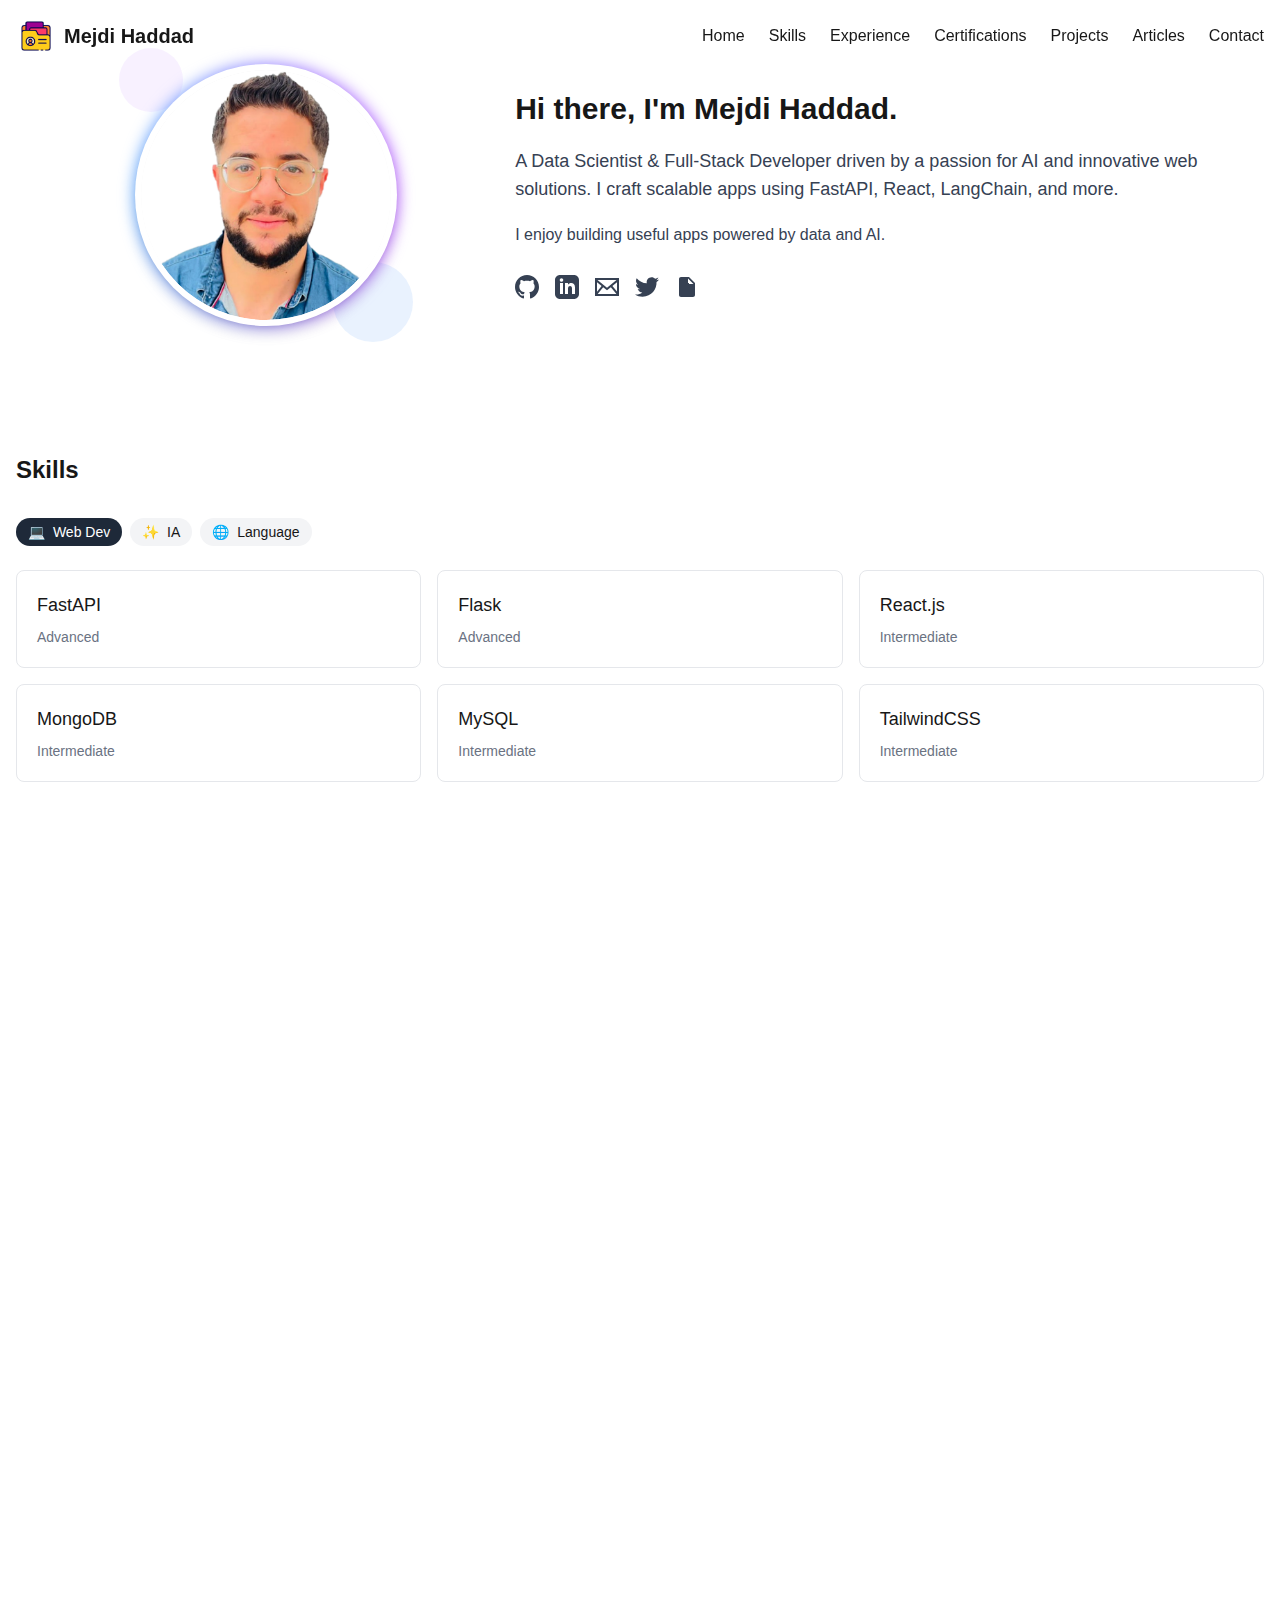
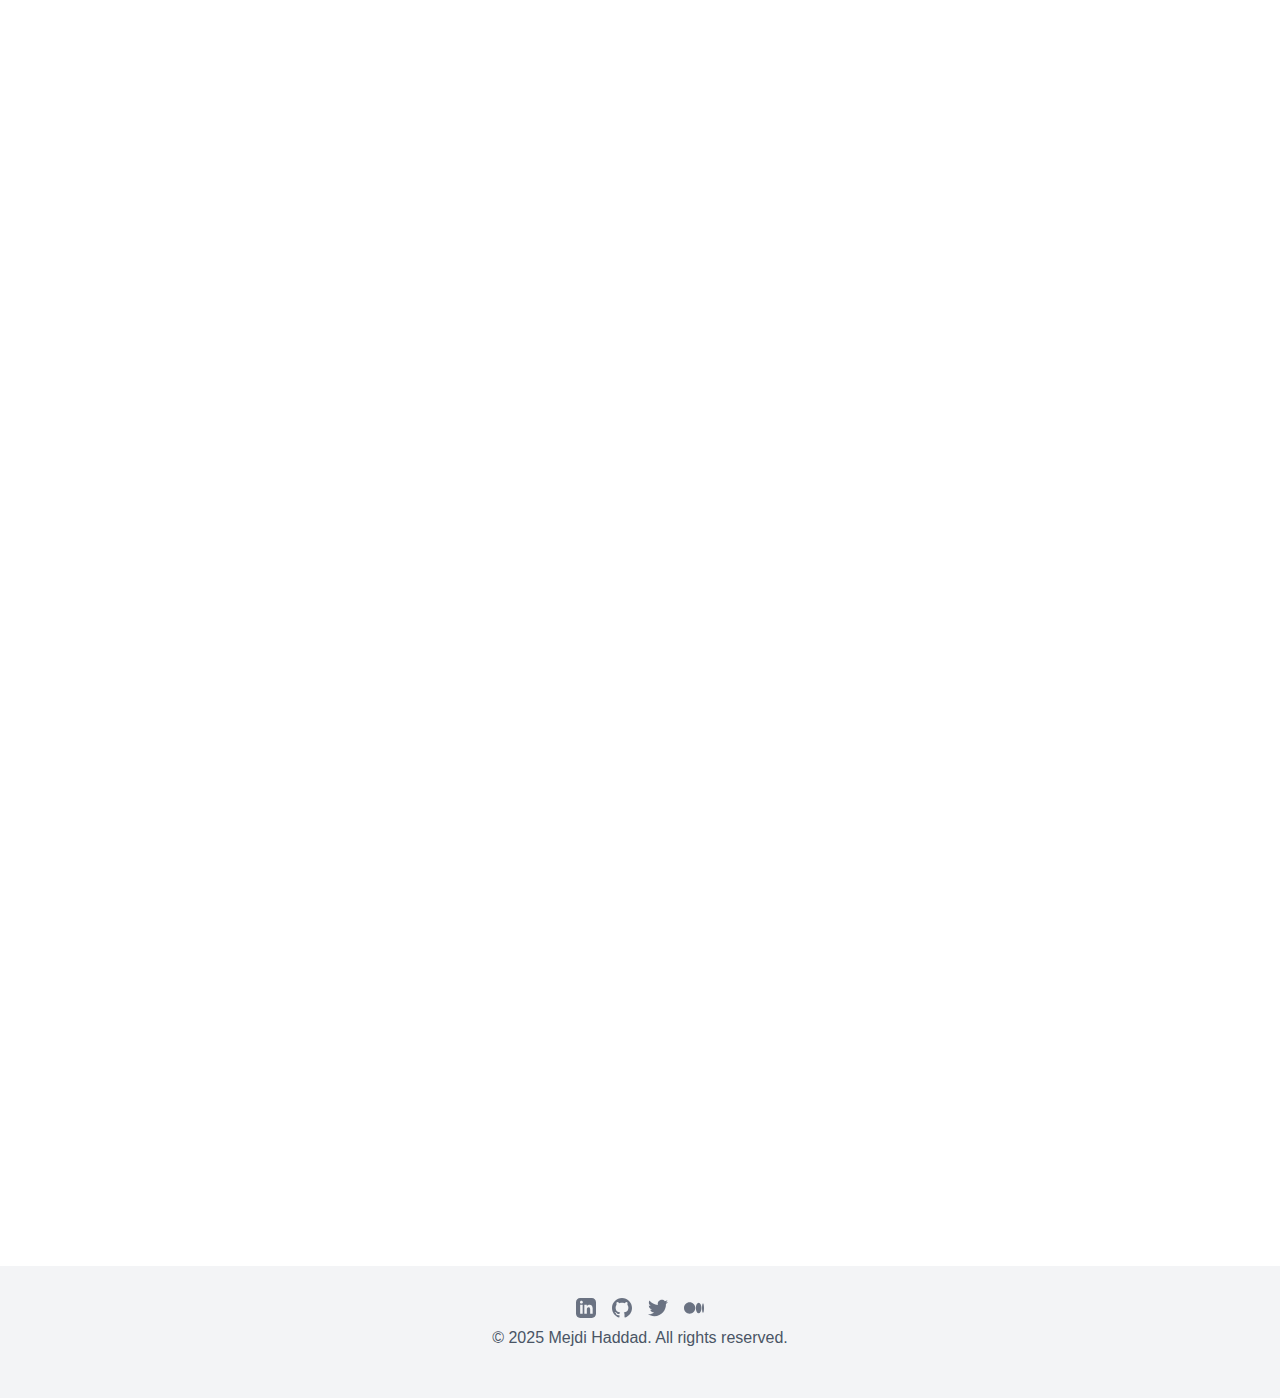
<file: index.html>
<!DOCTYPE html><html lang="en"><head><meta charSet="utf-8"/><meta name="viewport" content="width=device-width, initial-scale=1"/><link rel="preload" as="image" href="/logo.png"/><link rel="preload" as="image" href="/mejdi.png"/><link rel="stylesheet" href="/_next/static/css/92ba79063c021d18.css" data-precedence="next"/><link rel="preload" as="script" fetchPriority="low" href="/_next/static/chunks/webpack-cfba887b9d96c2ed.js"/><script src="/_next/static/chunks/4bd1b696-d4d5eb693d0a7af9.js" async=""></script><script src="/_next/static/chunks/684-5df2c27f6b815ca5.js" async=""></script><script src="/_next/static/chunks/main-app-f58c41afe604f873.js" async=""></script><script src="/_next/static/chunks/259-99f6dd073f24159b.js" async=""></script><script src="/_next/static/chunks/app/error-8f26d5a054706a0d.js" async=""></script><script src="/_next/static/chunks/app/not-found-05c15b095b68f24f.js" async=""></script><script src="/_next/static/chunks/app/page-f98409bfa44443d5.js" async=""></script><link rel="preconnect" href="https://fonts.googleapis.com"/><link rel="preconnect" href="https://fonts.gstatic.com" crossorigin="anonymous"/><link rel="preconnect" href="https://api.web3forms.com"/><link rel="dns-prefetch" href="https://github.com"/><link rel="dns-prefetch" href="https://linkedin.com"/><link rel="dns-prefetch" href="https://medium.com"/><script type="application/ld+json">{"@context":"https://schema.org","@type":"Person","name":"Mejdi Haddad","jobTitle":"Data Scientist | Generative AI Enthusiast | Backend & Frontend Developer","url":"https://mejdihaddad.engineer","sameAs":["https://www.linkedin.com/in/mejdihaddad","https://github.com/mejdihaddad","https://haddadmejdi.medium.com","https://x.com/mejdi_haddad"],"address":{"@type":"PostalAddress","addressCountry":"Tunisia"},"description":"Data Scientist & Full-Stack Developer driven by a passion for AI and innovative web solutions. I craft scalable apps using FastAPI, React, LangChain, and more.","image":"https://mejdihaddad.engineer/mejdi.png"}</script><title>Mejdi Haddad | Data Scientist | Generative AI Enthusiast</title><meta name="description" content="Portfolio of Mejdi Haddad, Data Scientist, Generative AI Enthusiast, and Full-Stack Developer specializing in AI-powered applications and modern web development."/><meta name="author" content="Mejdi Haddad"/><meta name="keywords" content="Mejdi Haddad,Data Scientist Tunisia,Generative AI,FastAPI Developer,React Developer,Machine Learning,AI Engineer Tunisia,Full-Stack Developer"/><meta name="creator" content="Mejdi Haddad"/><meta name="publisher" content="Mejdi Haddad"/><meta name="robots" content="index, follow"/><meta name="googlebot" content="index, follow, max-video-preview:-1, max-image-preview:large, max-snippet:-1"/><link rel="canonical" href="https://mejdihaddad.engineer/"/><meta name="google-site-verification" content="ocdMjuxCJlRyxPNmNZ4hLMIiBOJglInYlEBNCtvsYqs"/><meta property="og:title" content="Mejdi Haddad | Data Scientist &amp; AI Engineer"/><meta property="og:description" content="Portfolio of Mejdi Haddad, Data Scientist and AI Engineer building innovative solutions with FastAPI, React, and Machine Learning."/><meta property="og:url" content="https://mejdihaddad.engineer/"/><meta property="og:site_name" content="Mejdi Haddad Portfolio"/><meta property="og:locale" content="en_US"/><meta property="og:image" content="https://mejdihaddad.engineer/mejdi.png"/><meta property="og:image:width" content="1200"/><meta property="og:image:height" content="630"/><meta property="og:image:alt" content="Mejdi Haddad - Data Scientist &amp; AI Engineer"/><meta property="og:type" content="website"/><meta name="twitter:card" content="summary_large_image"/><meta name="twitter:creator" content="@mejdi_haddad"/><meta name="twitter:title" content="Mejdi Haddad | Data Scientist &amp; AI Engineer"/><meta name="twitter:description" content="Portfolio of Mejdi Haddad, Data Scientist and AI Engineer building innovative solutions with FastAPI, React, and Machine Learning."/><meta name="twitter:image" content="https://mejdihaddad.engineer/mejdi.png"/><link rel="shortcut icon" href="/logo.png"/><link rel="icon" href="/logo.png" sizes="32x32" type="image/png"/><link rel="icon" href="/logo.png" sizes="16x16" type="image/png"/><link rel="apple-touch-icon" href="/logo.png" sizes="180x180" type="image/png"/><script>document.querySelectorAll('body link[rel="icon"], body link[rel="apple-touch-icon"]').forEach(el => document.head.appendChild(el))</script><script src="/_next/static/chunks/polyfills-42372ed130431b0a.js" noModule=""></script></head><body class="__variable_188709 __variable_9a8899 antialiased"><main class="min-h-screen bg-white"><nav class="fixed w-full z-50 transition-all duration-300 bg-transparent py-4" aria-label="Main navigation"><div class="container mx-auto flex justify-between items-center px-4"><a class="font-bold text-xl flex items-center" aria-label="Mejdi Haddad - Home" href="/"><img alt="Mejdi Haddad Logo" width="40" height="40" decoding="async" data-nimg="1" class="rounded-md" style="color:transparent" src="/logo.png"/><span class="ml-2 hidden md:inline">Mejdi Haddad</span></a><div class="hidden md:flex space-x-6"><a class="hover:text-gray-500 transition-colors" href="#home">Home</a><a class="hover:text-gray-500 transition-colors" href="#skills">Skills</a><a class="hover:text-gray-500 transition-colors" href="#experience">Experience</a><a class="hover:text-gray-500 transition-colors" href="#certifications">Certifications</a><a class="hover:text-gray-500 transition-colors" href="#projects">Projects</a><a class="hover:text-gray-500 transition-colors" href="#articles">Articles</a><a class="hover:text-gray-500 transition-colors" href="#contact">Contact</a></div><button class="md:hidden p-2 rounded-lg focus:outline-none focus:ring-2 focus:ring-gray-500" aria-expanded="false" aria-controls="mobile-menu" aria-label="Toggle navigation menu"><svg xmlns="http://www.w3.org/2000/svg" class="h-6 w-6" fill="none" viewBox="0 0 24 24" stroke="currentColor"><path stroke-linecap="round" stroke-linejoin="round" stroke-width="2" d="M4 6h16M4 12h16M4 18h16"></path></svg></button></div><div id="mobile-menu" class="md:hidden transition-all duration-300 ease-in-out max-h-0 opacity-0 invisible" aria-hidden="true"><div class="container mx-auto px-4 py-2"><div class="flex flex-col space-y-3 py-3"><a class="hover:text-gray-500 transition-colors py-2 px-4 rounded hover:bg-gray-50" href="#home">Home</a><a class="hover:text-gray-500 transition-colors py-2 px-4 rounded hover:bg-gray-50" href="#skills">Skills</a><a class="hover:text-gray-500 transition-colors py-2 px-4 rounded hover:bg-gray-50" href="#experience">Experience</a><a class="hover:text-gray-500 transition-colors py-2 px-4 rounded hover:bg-gray-50" href="#certifications">Certifications</a><a class="hover:text-gray-500 transition-colors py-2 px-4 rounded hover:bg-gray-50" href="#projects">Projects</a><a class="hover:text-gray-500 transition-colors py-2 px-4 rounded hover:bg-gray-50" href="#articles">Articles</a><a class="hover:text-gray-500 transition-colors py-2 px-4 rounded hover:bg-gray-50" href="#contact">Contact</a></div></div></div></nav><section id="home" class="container mx-auto py-16 px-4"><div class="flex flex-col md:flex-row items-center"><div class="w-full md:w-2/5 flex justify-center transition-all duration-1000 ease-in-out opacity-0 translate-y-10"><div class="relative"><div class="absolute inset-0 rounded-full bg-gradient-to-r from-blue-400 to-purple-500 p-1 blur-sm animate-pulse"></div><div class="relative z-10 p-1 rounded-full bg-white shadow-lg"><div class="overflow-hidden rounded-full border-2 border-white shadow-inner"><img alt="Mejdi Haddad - Data Scientist &amp; AI Engineer from Tunisia" loading="eager" width="250" height="250" decoding="async" data-nimg="1" class="object-cover transition-transform duration-500 hover:scale-110 rounded-full" style="color:transparent" src="/mejdi.png"/></div></div><div class="absolute -z-10 -bottom-4 -right-4 w-20 h-20 rounded-full bg-blue-100 opacity-60"></div><div class="absolute -z-10 -top-4 -left-4 w-16 h-16 rounded-full bg-purple-100 opacity-60"></div></div></div><div class="w-full md:w-3/5 space-y-5 transition-all duration-1000 ease-in-out delay-300 opacity-0 translate-y-10"><h1 class="text-3xl font-bold">Hi there, I&#x27;m Mejdi Haddad.</h1><p class="text-gray-700 text-lg">A Data Scientist &amp; Full-Stack Developer driven by a passion for AI and innovative web solutions. I craft scalable apps using FastAPI, React, LangChain, and more.</p><p class="text-gray-700">I enjoy building useful apps powered by data and AI.</p><div class="flex space-x-4 pt-2"><a href="https://github.com/mejdihaddad" target="_blank" rel="noopener noreferrer" class="text-gray-700 hover:text-black transition-colors" aria-label="Visit Mejdi&#x27;s GitHub profile"><svg xmlns="http://www.w3.org/2000/svg" width="24" height="24" viewBox="0 0 24 24" fill="currentColor"><path d="M12 0c-6.626 0-12 5.373-12 12 0 5.302 3.438 9.8 8.207 11.387.599.111.793-.261.793-.577v-2.234c-3.338.726-4.033-1.416-4.033-1.416-.546-1.387-1.333-1.756-1.333-1.756-1.089-.745.083-.729.083-.729 1.205.084 1.839 1.237 1.839 1.237 1.07 1.834 2.807 1.304 3.492.997.107-.775.418-1.305.762-1.604-2.665-.305-5.467-1.334-5.467-5.931 0-1.311.469-2.381 1.236-3.221-.124-.303-.535-1.524.117-3.176 0 0 1.008-.322 3.301 1.23.957-.266 1.983-.399 3.003-.404 1.02.005 2.047.138 3.006.404 2.291-1.552 3.297-1.23 3.297-1.23.653 1.653.242 2.874.118 3.176.77.84 1.235 1.911 1.235 3.221 0 4.609-2.807 5.624-5.479 5.921.43.372.823 1.102.823 2.222v3.293c0 .319.192.694.801.576 4.765-1.589 8.199-6.086 8.199-11.386 0-6.627-5.373-12-12-12z"></path></svg></a><a href="https://www.linkedin.com/in/mejdihaddad/" target="_blank" rel="noopener noreferrer" class="text-gray-700 hover:text-blue-600 transition-colors" aria-label="Connect with Mejdi on LinkedIn"><svg xmlns="http://www.w3.org/2000/svg" width="24" height="24" viewBox="0 0 24 24" fill="currentColor"><path d="M19 0h-14c-2.761 0-5 2.239-5 5v14c0 2.761 2.239 5 5 5h14c2.762 0 5-2.239 5-5v-14c0-2.761-2.238-5-5-5zm-11 19h-3v-11h3v11zm-1.5-12.268c-.966 0-1.75-.79-1.75-1.764s.784-1.764 1.75-1.764 1.75.79 1.75 1.764-.783 1.764-1.75 1.764zm13.5 12.268h-3v-5.604c0-3.368-4-3.113-4 0v5.604h-3v-11h3v1.765c1.396-2.586 7-2.777 7 2.476v6.759z"></path></svg></a><a href="mailto:mejdihaddadpro@gmail.com" target="_blank" rel="noopener noreferrer" class="text-gray-700 hover:text-red-500 transition-colors" aria-label="Email Mejdi Haddad"><svg xmlns="http://www.w3.org/2000/svg" width="24" height="24" viewBox="0 0 24 24" fill="currentColor"><path d="M0 3v18h24v-18h-24zm6.623 7.929l-4.623 5.712v-9.458l4.623 3.746zm-4.141-5.929h19.035l-9.517 7.713-9.518-7.713zm5.694 7.188l3.824 3.099 3.83-3.104 5.612 6.817h-18.779l5.513-6.812zm9.208-1.264l4.616-3.741v9.348l-4.616-5.607z"></path></svg></a><a href="https://x.com/mejdi_haddad" target="_blank" rel="noopener noreferrer" class="text-gray-700 hover:text-blue-400 transition-colors" aria-label="Follow Mejdi on X (Twitter)"><svg xmlns="http://www.w3.org/2000/svg" width="24" height="24" viewBox="0 0 24 24" fill="currentColor"><path d="M24 4.557c-.883.392-1.832.656-2.828.775 1.017-.609 1.798-1.574 2.165-2.724-.951.564-2.005.974-3.127 1.195-.897-.957-2.178-1.555-3.594-1.555-3.179 0-5.515 2.966-4.797 6.045-4.091-.205-7.719-2.165-10.148-5.144-1.29 2.213-.669 5.108 1.523 6.574-.806-.026-1.566-.247-2.229-.616-.054 2.281 1.581 4.415 3.949 4.89-.693.188-1.452.232-2.224.084.626 1.956 2.444 3.379 4.6 3.419-2.07 1.623-4.678 2.348-7.29 2.04 2.179 1.397 4.768 2.212 7.548 2.212 9.142 0 14.307-7.721 13.995-14.646.962-.695 1.797-1.562 2.457-2.549z"></path></svg></a><a href="/CvMejdiHaddad.pdf" download="" class="text-gray-700 hover:text-purple-500 transition-colors group relative" aria-label="Download Mejdi&#x27;s CV"><svg xmlns="http://www.w3.org/2000/svg" width="24" height="24" viewBox="0 0 24 24" fill="currentColor"><path d="M14 2H6c-1.1 0-1.99.9-1.99 2L4 20c0 1.1.89 2 1.99 2H18c1.1 0 2-.9 2-2V8l-6-6zm-1 7V3.5L18.5 9H13z"></path><path d="M10 14h4v-2h-4v2zm0-4h4v-2h-4v2z" class="group-hover:opacity-0 transition-opacity"></path><g class="opacity-0 group-hover:opacity-100 transition-opacity"><path d="M12 16l-3-3h2v-3h2v3h2z"></path></g></svg><span class="absolute -bottom-6 left-1/2 transform -translate-x-1/2 bg-gray-800 text-white text-xs py-1 px-2 rounded opacity-0 group-hover:opacity-100 transition-opacity duration-300 whitespace-nowrap">Resume</span></a></div></div></div></section><section id="skills" class="container mx-auto py-16 px-4"><h2 class="text-2xl font-bold mb-8 transition-all duration-700 ease-out opacity-0 translate-y-10">Skills</h2><div class="flex flex-wrap gap-2 mb-6 transition-all duration-700 delay-100 ease-out opacity-0 translate-y-10"><button class="text-sm py-1 px-3 rounded-full transition-colors bg-gray-800 text-white"><span class="mr-1">💻</span> <!-- -->Web Dev</button><button class="text-sm py-1 px-3 rounded-full transition-colors bg-gray-100 hover:bg-gray-200"><span class="mr-1">✨</span> <!-- -->IA</button><button class="text-sm py-1 px-3 rounded-full transition-colors bg-gray-100 hover:bg-gray-200"><span class="mr-1">🌐</span> <!-- -->Language</button></div><div class="grid grid-cols-1 sm:grid-cols-2 md:grid-cols-3 gap-4 transition-all duration-700 delay-200 ease-out opacity-0 translate-y-10"><div class="bg-white border border-gray-200 rounded-lg overflow-hidden hover:shadow-lg transition-all duration-300 flex flex-col" style="transition-delay:200ms;opacity:0;transform:translateY(20px)"><div class="p-5"><div class="font-medium text-lg mb-2">FastAPI</div><div class="text-sm text-gray-500">Advanced</div></div></div><div class="bg-white border border-gray-200 rounded-lg overflow-hidden hover:shadow-lg transition-all duration-300 flex flex-col" style="transition-delay:250ms;opacity:0;transform:translateY(20px)"><div class="p-5"><div class="font-medium text-lg mb-2">Flask</div><div class="text-sm text-gray-500">Advanced</div></div></div><div class="bg-white border border-gray-200 rounded-lg overflow-hidden hover:shadow-lg transition-all duration-300 flex flex-col" style="transition-delay:300ms;opacity:0;transform:translateY(20px)"><div class="p-5"><div class="font-medium text-lg mb-2">React.js</div><div class="text-sm text-gray-500">Intermediate</div></div></div><div class="bg-white border border-gray-200 rounded-lg overflow-hidden hover:shadow-lg transition-all duration-300 flex flex-col" style="transition-delay:350ms;opacity:0;transform:translateY(20px)"><div class="p-5"><div class="font-medium text-lg mb-2">MongoDB</div><div class="text-sm text-gray-500">Intermediate</div></div></div><div class="bg-white border border-gray-200 rounded-lg overflow-hidden hover:shadow-lg transition-all duration-300 flex flex-col" style="transition-delay:400ms;opacity:0;transform:translateY(20px)"><div class="p-5"><div class="font-medium text-lg mb-2">MySQL</div><div class="text-sm text-gray-500">Intermediate</div></div></div><div class="bg-white border border-gray-200 rounded-lg overflow-hidden hover:shadow-lg transition-all duration-300 flex flex-col" style="transition-delay:450ms;opacity:0;transform:translateY(20px)"><div class="p-5"><div class="font-medium text-lg mb-2">TailwindCSS</div><div class="text-sm text-gray-500">Intermediate</div></div></div></div></section><section id="experience" class="jsx-6ab6e10fd789b520 container mx-auto py-16 px-4"><div class="jsx-6ab6e10fd789b520 flex justify-between items-center mb-8 transition-all duration-700 ease-out opacity-0 translate-y-10"><h2 class="jsx-6ab6e10fd789b520 text-2xl font-bold">Experience</h2><div class="jsx-6ab6e10fd789b520 flex gap-2"><button aria-label="Scroll left" class="jsx-6ab6e10fd789b520 bg-white hover:bg-gray-100 p-2 rounded-full shadow-sm transition-transform hover:scale-110"><svg xmlns="http://www.w3.org/2000/svg" fill="none" viewBox="0 0 24 24" stroke="currentColor" class="jsx-6ab6e10fd789b520 h-5 w-5"><path stroke-linecap="round" stroke-linejoin="round" stroke-width="2" d="M15 19l-7-7 7-7" class="jsx-6ab6e10fd789b520"></path></svg></button><button aria-label="Scroll right" class="jsx-6ab6e10fd789b520 bg-white hover:bg-gray-100 p-2 rounded-full shadow-sm transition-transform hover:scale-110"><svg xmlns="http://www.w3.org/2000/svg" fill="none" viewBox="0 0 24 24" stroke="currentColor" class="jsx-6ab6e10fd789b520 h-5 w-5"><path stroke-linecap="round" stroke-linejoin="round" stroke-width="2" d="M9 5l7 7-7 7" class="jsx-6ab6e10fd789b520"></path></svg></button></div></div><div style="scrollbar-width:none;-ms-overflow-style:none" class="jsx-6ab6e10fd789b520 flex overflow-x-auto gap-6 pb-6 hide-scrollbar transition-all duration-700 delay-200 ease-out opacity-0 translate-y-10"><div style="transition-delay:200ms;opacity:0;transform:translateY(20px)" class="jsx-6ab6e10fd789b520 flex-shrink-0 w-80 bg-white border border-gray-200 rounded-lg overflow-hidden hover:shadow-lg transition-all duration-300"><div class="jsx-6ab6e10fd789b520 h-44 w-full bg-gray-50 border-b border-gray-100 flex items-center justify-center"><img alt="Innomatics Research Labs logo" loading="lazy" width="250" height="150" decoding="async" data-nimg="1" class="object-contain hover:scale-110 transition-transform duration-500" style="color:transparent" src="/ino.png"/></div><div class="jsx-6ab6e10fd789b520 p-5"><h3 class="jsx-6ab6e10fd789b520 text-lg font-medium mb-1">Data Science with GenAI Internship Program</h3><div class="jsx-6ab6e10fd789b520 text-blue-600 font-medium mb-2">Innomatics Research Labs</div><div class="jsx-6ab6e10fd789b520 flex items-center text-sm text-gray-500 mb-2"><svg xmlns="http://www.w3.org/2000/svg" fill="none" viewBox="0 0 24 24" stroke="currentColor" class="jsx-6ab6e10fd789b520 h-4 w-4 mr-2"><path stroke-linecap="round" stroke-linejoin="round" stroke-width="2" d="M17.657 16.657L13.414 20.9a1.998 1.998 0 01-2.827 0l-4.244-4.243a8 8 0 1111.314 0z" class="jsx-6ab6e10fd789b520"></path><path stroke-linecap="round" stroke-linejoin="round" stroke-width="2" d="M15 11a3 3 0 11-6 0 3 3 0 016 0z" class="jsx-6ab6e10fd789b520"></path></svg>Remote</div><div class="jsx-6ab6e10fd789b520 flex items-center text-sm text-gray-500 mb-4"><svg xmlns="http://www.w3.org/2000/svg" fill="none" viewBox="0 0 24 24" stroke="currentColor" class="jsx-6ab6e10fd789b520 h-4 w-4 mr-2"><path stroke-linecap="round" stroke-linejoin="round" stroke-width="2" d="M8 7V3m8 4V3m-9 8h10M5 21h14a2 2 0 002-2V7a2 2 0 00-2-2H5a2 2 0 00-2 2v12a2 2 0 002 2z" class="jsx-6ab6e10fd789b520"></path></svg>Oct 2024 - Dec 2024</div><p class="jsx-6ab6e10fd789b520 text-sm text-gray-600 mb-4">Worked on advanced machine learning and generative AI, designing ML systems and building applications powered by LLMs.</p><div class="jsx-6ab6e10fd789b520 flex flex-wrap gap-2"><span class="jsx-6ab6e10fd789b520 text-xs bg-gray-100 py-1 px-2 rounded hover:bg-gray-200 transition-colors">Machine Learning</span><span class="jsx-6ab6e10fd789b520 text-xs bg-gray-100 py-1 px-2 rounded hover:bg-gray-200 transition-colors">Generative AI</span><span class="jsx-6ab6e10fd789b520 text-xs bg-gray-100 py-1 px-2 rounded hover:bg-gray-200 transition-colors">Design System</span><span class="jsx-6ab6e10fd789b520 text-xs bg-gray-100 py-1 px-2 rounded hover:bg-gray-200 transition-colors">Python</span><span class="jsx-6ab6e10fd789b520 text-xs bg-gray-100 py-1 px-2 rounded hover:bg-gray-200 transition-colors">Langchain</span></div></div></div><div style="transition-delay:300ms;opacity:0;transform:translateY(20px)" class="jsx-6ab6e10fd789b520 flex-shrink-0 w-80 bg-white border border-gray-200 rounded-lg overflow-hidden hover:shadow-lg transition-all duration-300"><div class="jsx-6ab6e10fd789b520 h-44 w-full bg-gray-50 border-b border-gray-100 flex items-center justify-center"><img alt="VERMEG for Banking &amp; Insurance Software logo" loading="lazy" width="250" height="150" decoding="async" data-nimg="1" class="object-contain hover:scale-110 transition-transform duration-500" style="color:transparent" src="/vermeg.png"/></div><div class="jsx-6ab6e10fd789b520 p-5"><h3 class="jsx-6ab6e10fd789b520 text-lg font-medium mb-1">Intelligent Chatbot Developer | Final-Year Internship</h3><div class="jsx-6ab6e10fd789b520 text-blue-600 font-medium mb-2">VERMEG for Banking &amp; Insurance Software</div><div class="jsx-6ab6e10fd789b520 flex items-center text-sm text-gray-500 mb-2"><svg xmlns="http://www.w3.org/2000/svg" fill="none" viewBox="0 0 24 24" stroke="currentColor" class="jsx-6ab6e10fd789b520 h-4 w-4 mr-2"><path stroke-linecap="round" stroke-linejoin="round" stroke-width="2" d="M17.657 16.657L13.414 20.9a1.998 1.998 0 01-2.827 0l-4.244-4.243a8 8 0 1111.314 0z" class="jsx-6ab6e10fd789b520"></path><path stroke-linecap="round" stroke-linejoin="round" stroke-width="2" d="M15 11a3 3 0 11-6 0 3 3 0 016 0z" class="jsx-6ab6e10fd789b520"></path></svg>El Bouhaira, Tunis, Tunisia</div><div class="jsx-6ab6e10fd789b520 flex items-center text-sm text-gray-500 mb-4"><svg xmlns="http://www.w3.org/2000/svg" fill="none" viewBox="0 0 24 24" stroke="currentColor" class="jsx-6ab6e10fd789b520 h-4 w-4 mr-2"><path stroke-linecap="round" stroke-linejoin="round" stroke-width="2" d="M8 7V3m8 4V3m-9 8h10M5 21h14a2 2 0 002-2V7a2 2 0 00-2-2H5a2 2 0 00-2 2v12a2 2 0 002 2z" class="jsx-6ab6e10fd789b520"></path></svg>Feb 2024 - Jul 2024</div><p class="jsx-6ab6e10fd789b520 text-sm text-gray-600 mb-4">Developed an intelligent chatbot capable of real-time responses using modern backend, frontend, and AI technologies.</p><div class="jsx-6ab6e10fd789b520 flex flex-wrap gap-2"><span class="jsx-6ab6e10fd789b520 text-xs bg-gray-100 py-1 px-2 rounded hover:bg-gray-200 transition-colors">FastAPI</span><span class="jsx-6ab6e10fd789b520 text-xs bg-gray-100 py-1 px-2 rounded hover:bg-gray-200 transition-colors">MongoDB</span><span class="jsx-6ab6e10fd789b520 text-xs bg-gray-100 py-1 px-2 rounded hover:bg-gray-200 transition-colors">Ollama</span><span class="jsx-6ab6e10fd789b520 text-xs bg-gray-100 py-1 px-2 rounded hover:bg-gray-200 transition-colors">React.js</span><span class="jsx-6ab6e10fd789b520 text-xs bg-gray-100 py-1 px-2 rounded hover:bg-gray-200 transition-colors">WebSocket</span><span class="jsx-6ab6e10fd789b520 text-xs bg-gray-100 py-1 px-2 rounded hover:bg-gray-200 transition-colors">Langchain</span><span class="jsx-6ab6e10fd789b520 text-xs bg-gray-100 py-1 px-2 rounded hover:bg-gray-200 transition-colors">Hugging Face</span><span class="jsx-6ab6e10fd789b520 text-xs bg-gray-100 py-1 px-2 rounded hover:bg-gray-200 transition-colors">Sklearn</span><span class="jsx-6ab6e10fd789b520 text-xs bg-gray-100 py-1 px-2 rounded hover:bg-gray-200 transition-colors">FaissDB</span><span class="jsx-6ab6e10fd789b520 text-xs bg-gray-100 py-1 px-2 rounded hover:bg-gray-200 transition-colors">Data Encryption</span></div></div></div><div style="transition-delay:400ms;opacity:0;transform:translateY(20px)" class="jsx-6ab6e10fd789b520 flex-shrink-0 w-80 bg-white border border-gray-200 rounded-lg overflow-hidden hover:shadow-lg transition-all duration-300"><div class="jsx-6ab6e10fd789b520 h-44 w-full bg-gray-50 border-b border-gray-100 flex items-center justify-center"><img alt="Proxym logo" loading="lazy" width="250" height="150" decoding="async" data-nimg="1" class="object-contain hover:scale-110 transition-transform duration-500" style="color:transparent" src="/proxym.png"/></div><div class="jsx-6ab6e10fd789b520 p-5"><h3 class="jsx-6ab6e10fd789b520 text-lg font-medium mb-1">Web Development Intern</h3><div class="jsx-6ab6e10fd789b520 text-blue-600 font-medium mb-2">Proxym</div><div class="jsx-6ab6e10fd789b520 flex items-center text-sm text-gray-500 mb-2"><svg xmlns="http://www.w3.org/2000/svg" fill="none" viewBox="0 0 24 24" stroke="currentColor" class="jsx-6ab6e10fd789b520 h-4 w-4 mr-2"><path stroke-linecap="round" stroke-linejoin="round" stroke-width="2" d="M17.657 16.657L13.414 20.9a1.998 1.998 0 01-2.827 0l-4.244-4.243a8 8 0 1111.314 0z" class="jsx-6ab6e10fd789b520"></path><path stroke-linecap="round" stroke-linejoin="round" stroke-width="2" d="M15 11a3 3 0 11-6 0 3 3 0 016 0z" class="jsx-6ab6e10fd789b520"></path></svg>Sousse, Tunisia</div><div class="jsx-6ab6e10fd789b520 flex items-center text-sm text-gray-500 mb-4"><svg xmlns="http://www.w3.org/2000/svg" fill="none" viewBox="0 0 24 24" stroke="currentColor" class="jsx-6ab6e10fd789b520 h-4 w-4 mr-2"><path stroke-linecap="round" stroke-linejoin="round" stroke-width="2" d="M8 7V3m8 4V3m-9 8h10M5 21h14a2 2 0 002-2V7a2 2 0 00-2-2H5a2 2 0 00-2 2v12a2 2 0 002 2z" class="jsx-6ab6e10fd789b520"></path></svg>Jul 2023 - Aug 2023</div><p class="jsx-6ab6e10fd789b520 text-sm text-gray-600 mb-4">Developed a web app for personalized nutrition plans, contributing to authentication pages and an interactive dashboard.</p><div class="jsx-6ab6e10fd789b520 flex flex-wrap gap-2"><span class="jsx-6ab6e10fd789b520 text-xs bg-gray-100 py-1 px-2 rounded hover:bg-gray-200 transition-colors">Spring Boot</span><span class="jsx-6ab6e10fd789b520 text-xs bg-gray-100 py-1 px-2 rounded hover:bg-gray-200 transition-colors">MySQL</span><span class="jsx-6ab6e10fd789b520 text-xs bg-gray-100 py-1 px-2 rounded hover:bg-gray-200 transition-colors">Docker</span></div></div></div><div style="transition-delay:500ms;opacity:0;transform:translateY(20px)" class="jsx-6ab6e10fd789b520 flex-shrink-0 w-80 bg-white border border-gray-200 rounded-lg overflow-hidden hover:shadow-lg transition-all duration-300"><div class="jsx-6ab6e10fd789b520 h-44 w-full bg-gray-50 border-b border-gray-100 flex items-center justify-center"><img alt="Innomatics Research Labs logo" loading="lazy" width="250" height="150" decoding="async" data-nimg="1" class="object-contain hover:scale-110 transition-transform duration-500" style="color:transparent" src="/ino.png"/></div><div class="jsx-6ab6e10fd789b520 p-5"><h3 class="jsx-6ab6e10fd789b520 text-lg font-medium mb-1">Data Science Intern</h3><div class="jsx-6ab6e10fd789b520 text-blue-600 font-medium mb-2">Innomatics Research Labs</div><div class="jsx-6ab6e10fd789b520 flex items-center text-sm text-gray-500 mb-2"><svg xmlns="http://www.w3.org/2000/svg" fill="none" viewBox="0 0 24 24" stroke="currentColor" class="jsx-6ab6e10fd789b520 h-4 w-4 mr-2"><path stroke-linecap="round" stroke-linejoin="round" stroke-width="2" d="M17.657 16.657L13.414 20.9a1.998 1.998 0 01-2.827 0l-4.244-4.243a8 8 0 1111.314 0z" class="jsx-6ab6e10fd789b520"></path><path stroke-linecap="round" stroke-linejoin="round" stroke-width="2" d="M15 11a3 3 0 11-6 0 3 3 0 016 0z" class="jsx-6ab6e10fd789b520"></path></svg>Remote</div><div class="jsx-6ab6e10fd789b520 flex items-center text-sm text-gray-500 mb-4"><svg xmlns="http://www.w3.org/2000/svg" fill="none" viewBox="0 0 24 24" stroke="currentColor" class="jsx-6ab6e10fd789b520 h-4 w-4 mr-2"><path stroke-linecap="round" stroke-linejoin="round" stroke-width="2" d="M8 7V3m8 4V3m-9 8h10M5 21h14a2 2 0 002-2V7a2 2 0 00-2-2H5a2 2 0 00-2 2v12a2 2 0 002 2z" class="jsx-6ab6e10fd789b520"></path></svg>Feb 2023 - May 2023</div><p class="jsx-6ab6e10fd789b520 text-sm text-gray-600 mb-4">Built a URL shortener, conducted data exploration, and developed a Streamlit app for ML-based species classification.</p><div class="jsx-6ab6e10fd789b520 flex flex-wrap gap-2"><span class="jsx-6ab6e10fd789b520 text-xs bg-gray-100 py-1 px-2 rounded hover:bg-gray-200 transition-colors">Flask</span><span class="jsx-6ab6e10fd789b520 text-xs bg-gray-100 py-1 px-2 rounded hover:bg-gray-200 transition-colors">HTML</span><span class="jsx-6ab6e10fd789b520 text-xs bg-gray-100 py-1 px-2 rounded hover:bg-gray-200 transition-colors">CSS</span><span class="jsx-6ab6e10fd789b520 text-xs bg-gray-100 py-1 px-2 rounded hover:bg-gray-200 transition-colors">Bootstrap</span><span class="jsx-6ab6e10fd789b520 text-xs bg-gray-100 py-1 px-2 rounded hover:bg-gray-200 transition-colors">MLflow</span><span class="jsx-6ab6e10fd789b520 text-xs bg-gray-100 py-1 px-2 rounded hover:bg-gray-200 transition-colors">Streamlit</span></div></div></div><div style="transition-delay:600ms;opacity:0;transform:translateY(20px)" class="jsx-6ab6e10fd789b520 flex-shrink-0 w-80 bg-white border border-gray-200 rounded-lg overflow-hidden hover:shadow-lg transition-all duration-300"><div class="jsx-6ab6e10fd789b520 h-44 w-full bg-gray-50 border-b border-gray-100 flex items-center justify-center"><img alt="Bayoudh logo" loading="lazy" width="250" height="150" decoding="async" data-nimg="1" class="object-contain hover:scale-110 transition-transform duration-500" style="color:transparent" src="/bayoudh.png"/></div><div class="jsx-6ab6e10fd789b520 p-5"><h3 class="jsx-6ab6e10fd789b520 text-lg font-medium mb-1">React Developer Intern (Summer Internship)</h3><div class="jsx-6ab6e10fd789b520 text-blue-600 font-medium mb-2">Bayoudh</div><div class="jsx-6ab6e10fd789b520 flex items-center text-sm text-gray-500 mb-2"><svg xmlns="http://www.w3.org/2000/svg" fill="none" viewBox="0 0 24 24" stroke="currentColor" class="jsx-6ab6e10fd789b520 h-4 w-4 mr-2"><path stroke-linecap="round" stroke-linejoin="round" stroke-width="2" d="M17.657 16.657L13.414 20.9a1.998 1.998 0 01-2.827 0l-4.244-4.243a8 8 0 1111.314 0z" class="jsx-6ab6e10fd789b520"></path><path stroke-linecap="round" stroke-linejoin="round" stroke-width="2" d="M15 11a3 3 0 11-6 0 3 3 0 016 0z" class="jsx-6ab6e10fd789b520"></path></svg>Monastir, Tunisia</div><div class="jsx-6ab6e10fd789b520 flex items-center text-sm text-gray-500 mb-4"><svg xmlns="http://www.w3.org/2000/svg" fill="none" viewBox="0 0 24 24" stroke="currentColor" class="jsx-6ab6e10fd789b520 h-4 w-4 mr-2"><path stroke-linecap="round" stroke-linejoin="round" stroke-width="2" d="M8 7V3m8 4V3m-9 8h10M5 21h14a2 2 0 002-2V7a2 2 0 00-2-2H5a2 2 0 00-2 2v12a2 2 0 002 2z" class="jsx-6ab6e10fd789b520"></path></svg>Jul 2022 - Aug 2022</div><p class="jsx-6ab6e10fd789b520 text-sm text-gray-600 mb-4">Created a stock management web app using React, enabling inventory tracking and real-time report generation.</p><div class="jsx-6ab6e10fd789b520 flex flex-wrap gap-2"><span class="jsx-6ab6e10fd789b520 text-xs bg-gray-100 py-1 px-2 rounded hover:bg-gray-200 transition-colors">MongoDB</span><span class="jsx-6ab6e10fd789b520 text-xs bg-gray-100 py-1 px-2 rounded hover:bg-gray-200 transition-colors">React.js</span></div></div></div></div></section><section id="certifications" class="jsx-6ab6e10fd789b520 container mx-auto py-16 px-4"><div class="jsx-6ab6e10fd789b520 flex justify-between items-center mb-8 transition-all duration-700 ease-out opacity-0 translate-y-10"><h2 class="jsx-6ab6e10fd789b520 text-2xl font-bold">Certifications</h2><div class="jsx-6ab6e10fd789b520 flex gap-2"><button aria-label="Scroll left" class="jsx-6ab6e10fd789b520 bg-white hover:bg-gray-100 p-2 rounded-full shadow-sm transition-transform hover:scale-110"><svg xmlns="http://www.w3.org/2000/svg" fill="none" viewBox="0 0 24 24" stroke="currentColor" class="jsx-6ab6e10fd789b520 h-5 w-5"><path stroke-linecap="round" stroke-linejoin="round" stroke-width="2" d="M15 19l-7-7 7-7" class="jsx-6ab6e10fd789b520"></path></svg></button><button aria-label="Scroll right" class="jsx-6ab6e10fd789b520 bg-white hover:bg-gray-100 p-2 rounded-full shadow-sm transition-transform hover:scale-110"><svg xmlns="http://www.w3.org/2000/svg" fill="none" viewBox="0 0 24 24" stroke="currentColor" class="jsx-6ab6e10fd789b520 h-5 w-5"><path stroke-linecap="round" stroke-linejoin="round" stroke-width="2" d="M9 5l7 7-7 7" class="jsx-6ab6e10fd789b520"></path></svg></button></div></div><div style="scrollbar-width:none;-ms-overflow-style:none" class="jsx-6ab6e10fd789b520 flex overflow-x-auto gap-6 pb-6 hide-scrollbar transition-all duration-700 delay-200 ease-out opacity-0 translate-y-10"><div style="transition-delay:200ms;opacity:0;transform:translateY(20px)" class="jsx-6ab6e10fd789b520 flex-shrink-0 w-80 bg-white border border-gray-200 rounded-lg overflow-hidden hover:shadow-lg transition-all duration-300"><div class="jsx-6ab6e10fd789b520 relative h-48 w-full bg-gray-100 flex items-center justify-center overflow-hidden"><img alt="LLM Agents MOOC Fall 2024 certificate" loading="lazy" width="320" height="180" decoding="async" data-nimg="1" class="object-contain p-1 transition-all duration-500 hover:scale-110" style="color:transparent" src="/llmmooc.png"/></div><div class="jsx-6ab6e10fd789b520 p-5"><h3 class="jsx-6ab6e10fd789b520 text-lg font-medium mb-2">LLM Agents MOOC Fall 2024</h3><div class="jsx-6ab6e10fd789b520 text-gray-600 mb-4">Berkeley-Haas Center for Responsible Business</div><div class="jsx-6ab6e10fd789b520 flex items-center text-sm text-gray-500 mb-3"><svg xmlns="http://www.w3.org/2000/svg" fill="none" viewBox="0 0 24 24" stroke="currentColor" class="jsx-6ab6e10fd789b520 h-4 w-4 mr-2"><path stroke-linecap="round" stroke-linejoin="round" stroke-width="2" d="M8 7V3m8 4V3m-9 8h10M5 21h14a2 2 0 002-2V7a2 2 0 00-2-2H5a2 2 0 00-2 2v12a2 2 0 002 2z" class="jsx-6ab6e10fd789b520"></path></svg>Issued: <!-- -->Dec 2024</div><div class="jsx-6ab6e10fd789b520 flex flex-wrap gap-2 mb-4"><span class="jsx-6ab6e10fd789b520 text-xs bg-blue-50 text-blue-700 px-2 py-1 rounded transition-colors hover:bg-blue-100">AI Agents</span><span class="jsx-6ab6e10fd789b520 text-xs bg-blue-50 text-blue-700 px-2 py-1 rounded transition-colors hover:bg-blue-100">CrewAI</span><span class="jsx-6ab6e10fd789b520 text-xs bg-blue-50 text-blue-700 px-2 py-1 rounded transition-colors hover:bg-blue-100">API OpenAI</span><span class="jsx-6ab6e10fd789b520 text-xs bg-blue-50 text-blue-700 px-2 py-1 rounded transition-colors hover:bg-blue-100">Python</span><span class="jsx-6ab6e10fd789b520 text-xs bg-blue-50 text-blue-700 px-2 py-1 rounded transition-colors hover:bg-blue-100">Langchain</span></div><a href="https://mcusercontent.com/0d89bb5c8066a9533eb98759d/files/afe73647-c549-bb00-1075-095a608cb554/llmagentsf24_certificate_no384.pdf" target="_blank" rel="noopener noreferrer" class="jsx-6ab6e10fd789b520 text-sm text-blue-600 hover:text-blue-800 flex items-center transition-all hover:translate-x-1"><svg xmlns="http://www.w3.org/2000/svg" fill="none" viewBox="0 0 24 24" stroke="currentColor" class="jsx-6ab6e10fd789b520 h-4 w-4 mr-1"><path stroke-linecap="round" stroke-linejoin="round" stroke-width="2" d="M9 12l2 2 4-4m5.618-4.016A11.955 11.955 0 0112 2.944a11.955 11.955 0 01-8.618 3.04A12.02 12.02 0 003 9c0 5.591 3.824 10.29 9 11.622 5.176-1.332 9-6.03 9-11.622 0-1.042-.133-2.052-.382-3.016z" class="jsx-6ab6e10fd789b520"></path></svg>Verify Certificate</a></div></div><div style="transition-delay:300ms;opacity:0;transform:translateY(20px)" class="jsx-6ab6e10fd789b520 flex-shrink-0 w-80 bg-white border border-gray-200 rounded-lg overflow-hidden hover:shadow-lg transition-all duration-300"><div class="jsx-6ab6e10fd789b520 relative h-48 w-full bg-gray-100 flex items-center justify-center overflow-hidden"><img alt="Data Science with GenAI Internship Program certificate" loading="lazy" width="320" height="180" decoding="async" data-nimg="1" class="object-contain p-1 transition-all duration-500 hover:scale-110" style="color:transparent" src="/inollm.png"/></div><div class="jsx-6ab6e10fd789b520 p-5"><h3 class="jsx-6ab6e10fd789b520 text-lg font-medium mb-2">Data Science with GenAI Internship Program</h3><div class="jsx-6ab6e10fd789b520 text-gray-600 mb-4">Innomatics Research Labs</div><div class="jsx-6ab6e10fd789b520 flex items-center text-sm text-gray-500 mb-3"><svg xmlns="http://www.w3.org/2000/svg" fill="none" viewBox="0 0 24 24" stroke="currentColor" class="jsx-6ab6e10fd789b520 h-4 w-4 mr-2"><path stroke-linecap="round" stroke-linejoin="round" stroke-width="2" d="M8 7V3m8 4V3m-9 8h10M5 21h14a2 2 0 002-2V7a2 2 0 00-2-2H5a2 2 0 00-2 2v12a2 2 0 002 2z" class="jsx-6ab6e10fd789b520"></path></svg>Issued: <!-- -->Dec 2024</div><div class="jsx-6ab6e10fd789b520 flex flex-wrap gap-2 mb-4"><span class="jsx-6ab6e10fd789b520 text-xs bg-blue-50 text-blue-700 px-2 py-1 rounded transition-colors hover:bg-blue-100">Machine Learning</span><span class="jsx-6ab6e10fd789b520 text-xs bg-blue-50 text-blue-700 px-2 py-1 rounded transition-colors hover:bg-blue-100">Generative AI</span><span class="jsx-6ab6e10fd789b520 text-xs bg-blue-50 text-blue-700 px-2 py-1 rounded transition-colors hover:bg-blue-100">Design System</span><span class="jsx-6ab6e10fd789b520 text-xs bg-blue-50 text-blue-700 px-2 py-1 rounded transition-colors hover:bg-blue-100">Python</span><span class="jsx-6ab6e10fd789b520 text-xs bg-blue-50 text-blue-700 px-2 py-1 rounded transition-colors hover:bg-blue-100">Langchain</span></div><a href="https://online.innomatics.in/verify-certificate" target="_blank" rel="noopener noreferrer" class="jsx-6ab6e10fd789b520 text-sm text-blue-600 hover:text-blue-800 flex items-center transition-all hover:translate-x-1"><svg xmlns="http://www.w3.org/2000/svg" fill="none" viewBox="0 0 24 24" stroke="currentColor" class="jsx-6ab6e10fd789b520 h-4 w-4 mr-1"><path stroke-linecap="round" stroke-linejoin="round" stroke-width="2" d="M9 12l2 2 4-4m5.618-4.016A11.955 11.955 0 0112 2.944a11.955 11.955 0 01-8.618 3.04A12.02 12.02 0 003 9c0 5.591 3.824 10.29 9 11.622 5.176-1.332 9-6.03 9-11.622 0-1.042-.133-2.052-.382-3.016z" class="jsx-6ab6e10fd789b520"></path></svg>Verify Certificate</a></div></div><div style="transition-delay:400ms;opacity:0;transform:translateY(20px)" class="jsx-6ab6e10fd789b520 flex-shrink-0 w-80 bg-white border border-gray-200 rounded-lg overflow-hidden hover:shadow-lg transition-all duration-300"><div class="jsx-6ab6e10fd789b520 relative h-48 w-full bg-gray-100 flex items-center justify-center overflow-hidden"><img alt="Certificate of Completion - Build Chat Applications with OpenAI and LangChain certificate" loading="lazy" width="320" height="180" decoding="async" data-nimg="1" class="object-contain p-1 transition-all duration-500 hover:scale-110" style="color:transparent" src="/lang.png"/></div><div class="jsx-6ab6e10fd789b520 p-5"><h3 class="jsx-6ab6e10fd789b520 text-lg font-medium mb-2">Certificate of Completion - Build Chat Applications with OpenAI and LangChain</h3><div class="jsx-6ab6e10fd789b520 text-gray-600 mb-4">365 Data Science</div><div class="jsx-6ab6e10fd789b520 flex items-center text-sm text-gray-500 mb-3"><svg xmlns="http://www.w3.org/2000/svg" fill="none" viewBox="0 0 24 24" stroke="currentColor" class="jsx-6ab6e10fd789b520 h-4 w-4 mr-2"><path stroke-linecap="round" stroke-linejoin="round" stroke-width="2" d="M8 7V3m8 4V3m-9 8h10M5 21h14a2 2 0 002-2V7a2 2 0 00-2-2H5a2 2 0 00-2 2v12a2 2 0 002 2z" class="jsx-6ab6e10fd789b520"></path></svg>Issued: <!-- -->Nov 2024</div><div class="jsx-6ab6e10fd789b520 flex flex-wrap gap-2 mb-4"><span class="jsx-6ab6e10fd789b520 text-xs bg-blue-50 text-blue-700 px-2 py-1 rounded transition-colors hover:bg-blue-100">Langchain</span></div><a href="https://learn.365datascience.com/certificates/CC-42B03C68B8/" target="_blank" rel="noopener noreferrer" class="jsx-6ab6e10fd789b520 text-sm text-blue-600 hover:text-blue-800 flex items-center transition-all hover:translate-x-1"><svg xmlns="http://www.w3.org/2000/svg" fill="none" viewBox="0 0 24 24" stroke="currentColor" class="jsx-6ab6e10fd789b520 h-4 w-4 mr-1"><path stroke-linecap="round" stroke-linejoin="round" stroke-width="2" d="M9 12l2 2 4-4m5.618-4.016A11.955 11.955 0 0112 2.944a11.955 11.955 0 01-8.618 3.04A12.02 12.02 0 003 9c0 5.591 3.824 10.29 9 11.622 5.176-1.332 9-6.03 9-11.622 0-1.042-.133-2.052-.382-3.016z" class="jsx-6ab6e10fd789b520"></path></svg>Verify Certificate</a></div></div><div style="transition-delay:500ms;opacity:0;transform:translateY(20px)" class="jsx-6ab6e10fd789b520 flex-shrink-0 w-80 bg-white border border-gray-200 rounded-lg overflow-hidden hover:shadow-lg transition-all duration-300"><div class="jsx-6ab6e10fd789b520 relative h-48 w-full bg-gray-100 flex items-center justify-center overflow-hidden"><img alt="Advanced Data Analysis certificate" loading="lazy" width="320" height="180" decoding="async" data-nimg="1" class="object-contain p-1 transition-all duration-500 hover:scale-110" style="color:transparent" src="/inocert.png"/></div><div class="jsx-6ab6e10fd789b520 p-5"><h3 class="jsx-6ab6e10fd789b520 text-lg font-medium mb-2">Advanced Data Analysis</h3><div class="jsx-6ab6e10fd789b520 text-gray-600 mb-4">Innomatics Research Labs</div><div class="jsx-6ab6e10fd789b520 flex items-center text-sm text-gray-500 mb-3"><svg xmlns="http://www.w3.org/2000/svg" fill="none" viewBox="0 0 24 24" stroke="currentColor" class="jsx-6ab6e10fd789b520 h-4 w-4 mr-2"><path stroke-linecap="round" stroke-linejoin="round" stroke-width="2" d="M8 7V3m8 4V3m-9 8h10M5 21h14a2 2 0 002-2V7a2 2 0 00-2-2H5a2 2 0 00-2 2v12a2 2 0 002 2z" class="jsx-6ab6e10fd789b520"></path></svg>Issued: <!-- -->Sep 2024</div><div class="jsx-6ab6e10fd789b520 flex flex-wrap gap-2 mb-4"><span class="jsx-6ab6e10fd789b520 text-xs bg-blue-50 text-blue-700 px-2 py-1 rounded transition-colors hover:bg-blue-100">Python</span><span class="jsx-6ab6e10fd789b520 text-xs bg-blue-50 text-blue-700 px-2 py-1 rounded transition-colors hover:bg-blue-100">Problem Solving</span><span class="jsx-6ab6e10fd789b520 text-xs bg-blue-50 text-blue-700 px-2 py-1 rounded transition-colors hover:bg-blue-100">Exploratory Data Analysis</span></div><a href="https://online.innomatics.in/verify-certificate" target="_blank" rel="noopener noreferrer" class="jsx-6ab6e10fd789b520 text-sm text-blue-600 hover:text-blue-800 flex items-center transition-all hover:translate-x-1"><svg xmlns="http://www.w3.org/2000/svg" fill="none" viewBox="0 0 24 24" stroke="currentColor" class="jsx-6ab6e10fd789b520 h-4 w-4 mr-1"><path stroke-linecap="round" stroke-linejoin="round" stroke-width="2" d="M9 12l2 2 4-4m5.618-4.016A11.955 11.955 0 0112 2.944a11.955 11.955 0 01-8.618 3.04A12.02 12.02 0 003 9c0 5.591 3.824 10.29 9 11.622 5.176-1.332 9-6.03 9-11.622 0-1.042-.133-2.052-.382-3.016z" class="jsx-6ab6e10fd789b520"></path></svg>Verify Certificate</a></div></div><div style="transition-delay:600ms;opacity:0;transform:translateY(20px)" class="jsx-6ab6e10fd789b520 flex-shrink-0 w-80 bg-white border border-gray-200 rounded-lg overflow-hidden hover:shadow-lg transition-all duration-300"><div class="jsx-6ab6e10fd789b520 relative h-48 w-full bg-gray-100 flex items-center justify-center overflow-hidden"><img alt="Explore Stock Prices with Spark SQL certificate" loading="lazy" width="320" height="180" decoding="async" data-nimg="1" class="object-contain p-1 transition-all duration-500 hover:scale-110" style="color:transparent" src="/coursera.png"/></div><div class="jsx-6ab6e10fd789b520 p-5"><h3 class="jsx-6ab6e10fd789b520 text-lg font-medium mb-2">Explore Stock Prices with Spark SQL</h3><div class="jsx-6ab6e10fd789b520 text-gray-600 mb-4">Coursera</div><div class="jsx-6ab6e10fd789b520 flex items-center text-sm text-gray-500 mb-3"><svg xmlns="http://www.w3.org/2000/svg" fill="none" viewBox="0 0 24 24" stroke="currentColor" class="jsx-6ab6e10fd789b520 h-4 w-4 mr-2"><path stroke-linecap="round" stroke-linejoin="round" stroke-width="2" d="M8 7V3m8 4V3m-9 8h10M5 21h14a2 2 0 002-2V7a2 2 0 00-2-2H5a2 2 0 00-2 2v12a2 2 0 002 2z" class="jsx-6ab6e10fd789b520"></path></svg>Issued: <!-- -->Nov 2023</div><div class="jsx-6ab6e10fd789b520 flex flex-wrap gap-2 mb-4"><span class="jsx-6ab6e10fd789b520 text-xs bg-blue-50 text-blue-700 px-2 py-1 rounded transition-colors hover:bg-blue-100">Spark SQL</span><span class="jsx-6ab6e10fd789b520 text-xs bg-blue-50 text-blue-700 px-2 py-1 rounded transition-colors hover:bg-blue-100">Distributed Computing</span><span class="jsx-6ab6e10fd789b520 text-xs bg-blue-50 text-blue-700 px-2 py-1 rounded transition-colors hover:bg-blue-100">Data Analysis</span><span class="jsx-6ab6e10fd789b520 text-xs bg-blue-50 text-blue-700 px-2 py-1 rounded transition-colors hover:bg-blue-100">Apache Spark</span><span class="jsx-6ab6e10fd789b520 text-xs bg-blue-50 text-blue-700 px-2 py-1 rounded transition-colors hover:bg-blue-100">Big Data</span></div><a href="https://www.coursera.org/account/accomplishments/certificate/YJNFVK2W9LSL" target="_blank" rel="noopener noreferrer" class="jsx-6ab6e10fd789b520 text-sm text-blue-600 hover:text-blue-800 flex items-center transition-all hover:translate-x-1"><svg xmlns="http://www.w3.org/2000/svg" fill="none" viewBox="0 0 24 24" stroke="currentColor" class="jsx-6ab6e10fd789b520 h-4 w-4 mr-1"><path stroke-linecap="round" stroke-linejoin="round" stroke-width="2" d="M9 12l2 2 4-4m5.618-4.016A11.955 11.955 0 0112 2.944a11.955 11.955 0 01-8.618 3.04A12.02 12.02 0 003 9c0 5.591 3.824 10.29 9 11.622 5.176-1.332 9-6.03 9-11.622 0-1.042-.133-2.052-.382-3.016z" class="jsx-6ab6e10fd789b520"></path></svg>Verify Certificate</a></div></div><div style="transition-delay:700ms;opacity:0;transform:translateY(20px)" class="jsx-6ab6e10fd789b520 flex-shrink-0 w-80 bg-white border border-gray-200 rounded-lg overflow-hidden hover:shadow-lg transition-all duration-300"><div class="jsx-6ab6e10fd789b520 relative h-48 w-full bg-gray-100 flex items-center justify-center overflow-hidden"><img alt="Certificate of Completion - Deep Learning with TensorFlow 2 certificate" loading="lazy" width="320" height="180" decoding="async" data-nimg="1" class="object-contain p-1 transition-all duration-500 hover:scale-110" style="color:transparent" src="/tensor.png"/></div><div class="jsx-6ab6e10fd789b520 p-5"><h3 class="jsx-6ab6e10fd789b520 text-lg font-medium mb-2">Certificate of Completion - Deep Learning with TensorFlow 2</h3><div class="jsx-6ab6e10fd789b520 text-gray-600 mb-4">365 Data Science</div><div class="jsx-6ab6e10fd789b520 flex items-center text-sm text-gray-500 mb-3"><svg xmlns="http://www.w3.org/2000/svg" fill="none" viewBox="0 0 24 24" stroke="currentColor" class="jsx-6ab6e10fd789b520 h-4 w-4 mr-2"><path stroke-linecap="round" stroke-linejoin="round" stroke-width="2" d="M8 7V3m8 4V3m-9 8h10M5 21h14a2 2 0 002-2V7a2 2 0 00-2-2H5a2 2 0 00-2 2v12a2 2 0 002 2z" class="jsx-6ab6e10fd789b520"></path></svg>Issued: <!-- -->May 2023</div><div class="jsx-6ab6e10fd789b520 flex flex-wrap gap-2 mb-4"><span class="jsx-6ab6e10fd789b520 text-xs bg-blue-50 text-blue-700 px-2 py-1 rounded transition-colors hover:bg-blue-100">TensorFlow</span><span class="jsx-6ab6e10fd789b520 text-xs bg-blue-50 text-blue-700 px-2 py-1 rounded transition-colors hover:bg-blue-100">Deep Learning</span></div><a href="https://learn.365datascience.com/certificates/CC-814093AB67/" target="_blank" rel="noopener noreferrer" class="jsx-6ab6e10fd789b520 text-sm text-blue-600 hover:text-blue-800 flex items-center transition-all hover:translate-x-1"><svg xmlns="http://www.w3.org/2000/svg" fill="none" viewBox="0 0 24 24" stroke="currentColor" class="jsx-6ab6e10fd789b520 h-4 w-4 mr-1"><path stroke-linecap="round" stroke-linejoin="round" stroke-width="2" d="M9 12l2 2 4-4m5.618-4.016A11.955 11.955 0 0112 2.944a11.955 11.955 0 01-8.618 3.04A12.02 12.02 0 003 9c0 5.591 3.824 10.29 9 11.622 5.176-1.332 9-6.03 9-11.622 0-1.042-.133-2.052-.382-3.016z" class="jsx-6ab6e10fd789b520"></path></svg>Verify Certificate</a></div></div><div style="transition-delay:800ms;opacity:0;transform:translateY(20px)" class="jsx-6ab6e10fd789b520 flex-shrink-0 w-80 bg-white border border-gray-200 rounded-lg overflow-hidden hover:shadow-lg transition-all duration-300"><div class="jsx-6ab6e10fd789b520 relative h-48 w-full bg-gray-100 flex items-center justify-center overflow-hidden"><img alt="Certificate of Completion - Power BI certificate" loading="lazy" width="320" height="180" decoding="async" data-nimg="1" class="object-contain p-1 transition-all duration-500 hover:scale-110" style="color:transparent" src="/powerbi.png"/></div><div class="jsx-6ab6e10fd789b520 p-5"><h3 class="jsx-6ab6e10fd789b520 text-lg font-medium mb-2">Certificate of Completion - Power BI</h3><div class="jsx-6ab6e10fd789b520 text-gray-600 mb-4">365 Data Science</div><div class="jsx-6ab6e10fd789b520 flex items-center text-sm text-gray-500 mb-3"><svg xmlns="http://www.w3.org/2000/svg" fill="none" viewBox="0 0 24 24" stroke="currentColor" class="jsx-6ab6e10fd789b520 h-4 w-4 mr-2"><path stroke-linecap="round" stroke-linejoin="round" stroke-width="2" d="M8 7V3m8 4V3m-9 8h10M5 21h14a2 2 0 002-2V7a2 2 0 00-2-2H5a2 2 0 00-2 2v12a2 2 0 002 2z" class="jsx-6ab6e10fd789b520"></path></svg>Issued: <!-- -->May 2023</div><div class="jsx-6ab6e10fd789b520 flex flex-wrap gap-2 mb-4"><span class="jsx-6ab6e10fd789b520 text-xs bg-blue-50 text-blue-700 px-2 py-1 rounded transition-colors hover:bg-blue-100">Power BI</span><span class="jsx-6ab6e10fd789b520 text-xs bg-blue-50 text-blue-700 px-2 py-1 rounded transition-colors hover:bg-blue-100">Data Visualization</span></div><a href="https://learn.365datascience.com/certificates/CC-C6820B9248/" target="_blank" rel="noopener noreferrer" class="jsx-6ab6e10fd789b520 text-sm text-blue-600 hover:text-blue-800 flex items-center transition-all hover:translate-x-1"><svg xmlns="http://www.w3.org/2000/svg" fill="none" viewBox="0 0 24 24" stroke="currentColor" class="jsx-6ab6e10fd789b520 h-4 w-4 mr-1"><path stroke-linecap="round" stroke-linejoin="round" stroke-width="2" d="M9 12l2 2 4-4m5.618-4.016A11.955 11.955 0 0112 2.944a11.955 11.955 0 01-8.618 3.04A12.02 12.02 0 003 9c0 5.591 3.824 10.29 9 11.622 5.176-1.332 9-6.03 9-11.622 0-1.042-.133-2.052-.382-3.016z" class="jsx-6ab6e10fd789b520"></path></svg>Verify Certificate</a></div></div></div></section><section id="projects" aria-label="Projects Section" class="jsx-6ab6e10fd789b520 container mx-auto py-16 px-4"><div class="jsx-6ab6e10fd789b520 flex justify-between items-center mb-8 transition-all duration-700 ease-out opacity-0 translate-y-10"><h2 class="jsx-6ab6e10fd789b520 text-2xl font-bold">Projects</h2><div class="jsx-6ab6e10fd789b520 flex gap-2"><button aria-label="Scroll projects to the left" class="jsx-6ab6e10fd789b520 bg-white hover:bg-gray-100 p-2 rounded-full shadow-sm transition-transform hover:scale-110"><svg xmlns="http://www.w3.org/2000/svg" fill="none" viewBox="0 0 24 24" stroke="currentColor" class="jsx-6ab6e10fd789b520 h-5 w-5"><path stroke-linecap="round" stroke-linejoin="round" stroke-width="2" d="M15 19l-7-7 7-7" class="jsx-6ab6e10fd789b520"></path></svg></button><button aria-label="Scroll projects to the right" class="jsx-6ab6e10fd789b520 bg-white hover:bg-gray-100 p-2 rounded-full shadow-sm transition-transform hover:scale-110"><svg xmlns="http://www.w3.org/2000/svg" fill="none" viewBox="0 0 24 24" stroke="currentColor" class="jsx-6ab6e10fd789b520 h-5 w-5"><path stroke-linecap="round" stroke-linejoin="round" stroke-width="2" d="M9 5l7 7-7 7" class="jsx-6ab6e10fd789b520"></path></svg></button></div></div><div style="scrollbar-width:none;-ms-overflow-style:none" aria-label="Project list - scroll horizontally to see more" class="jsx-6ab6e10fd789b520 flex overflow-x-auto gap-6 pb-6 hide-scrollbar transition-all duration-700 delay-200 ease-out opacity-0 translate-y-10"><a target="_blank" rel="noopener noreferrer" class="flex-shrink-0 w-80 bg-white border border-gray-200 rounded-lg overflow-hidden hover:shadow-lg transition-all duration-300 flex flex-col group" style="transition-delay:200ms;opacity:0;transform:translateY(20px)" aria-label="AI-Powered Visual Assistance: An AI-powered solution to assist visually impaired individuals using OCR and TTS." href="https://github.com/mejdihaddad/AI-Powered-Solution-for-Assisting-Visually-Impaired-Individuals"><div class="jsx-6ab6e10fd789b520 relative h-48 w-full overflow-hidden bg-[#0d1117] flex items-center justify-center"><svg xmlns="http://www.w3.org/2000/svg" width="80" height="80" viewBox="0 0 24 24" fill="white" aria-hidden="true" class="jsx-6ab6e10fd789b520 transition-transform duration-700 group-hover:scale-110"><path d="M12 0c-6.626 0-12 5.373-12 12 0 5.302 3.438 9.8 8.207 11.387.599.111.793-.261.793-.577v-2.234c-3.338.726-4.033-1.416-4.033-1.416-.546-1.387-1.333-1.756-1.333-1.756-1.089-.745.083-.729.083-.729 1.205.084 1.839 1.237 1.839 1.237 1.07 1.834 2.807 1.304 3.492.997.107-.775.418-1.305.762-1.604-2.665-.305-5.467-1.334-5.467-5.931 0-1.311.469-2.381 1.236-3.221-.124-.303-.535-1.524.117-3.176 0 0 1.008-.322 3.301 1.23.957-.266 1.983-.399 3.003-.404 1.02.005 2.047.138 3.006.404 2.291-1.552 3.297-1.23 3.297-1.23.653 1.653.242 2.874.118 3.176.77.84 1.235 1.911 1.235 3.221 0 4.609-2.807 5.624-5.479 5.921.43.372.823 1.102.823 2.222v3.293c0 .319.192.694.801.576 4.765-1.589 8.199-6.086 8.199-11.386 0-6.627-5.373-12-12-12z" class="jsx-6ab6e10fd789b520"></path></svg><div class="jsx-6ab6e10fd789b520 absolute bottom-2 right-2 bg-white bg-opacity-20 rounded-full p-1 transition-opacity duration-300 opacity-0 group-hover:opacity-100"><svg xmlns="http://www.w3.org/2000/svg" fill="none" viewBox="0 0 24 24" stroke="white" aria-hidden="true" class="jsx-6ab6e10fd789b520 h-4 w-4"><path stroke-linecap="round" stroke-linejoin="round" stroke-width="2" d="M10 6H6a2 2 0 00-2 2v10a2 2 0 002 2h10a2 2 0 002-2v-4M14 4h6m0 0v6m0-6L10 14" class="jsx-6ab6e10fd789b520"></path></svg></div></div><div class="jsx-6ab6e10fd789b520 p-5 flex-grow"><h3 class="jsx-6ab6e10fd789b520 text-xl font-medium mb-2">AI-Powered Visual Assistance</h3><p class="jsx-6ab6e10fd789b520 text-gray-600 mb-4">An AI-powered solution to assist visually impaired individuals using OCR and TTS.</p><div aria-label="Technologies used" class="jsx-6ab6e10fd789b520 flex flex-wrap gap-2"><span class="jsx-6ab6e10fd789b520 text-xs bg-gray-100 py-1 px-2 rounded hover:bg-gray-200 transition-colors">Python</span><span class="jsx-6ab6e10fd789b520 text-xs bg-gray-100 py-1 px-2 rounded hover:bg-gray-200 transition-colors">OCR</span><span class="jsx-6ab6e10fd789b520 text-xs bg-gray-100 py-1 px-2 rounded hover:bg-gray-200 transition-colors">Text-to-Speech</span><span class="jsx-6ab6e10fd789b520 text-xs bg-gray-100 py-1 px-2 rounded hover:bg-gray-200 transition-colors">Computer Vision</span><span class="jsx-6ab6e10fd789b520 text-xs bg-gray-100 py-1 px-2 rounded hover:bg-gray-200 transition-colors">Streamlit</span></div></div></a><a target="_blank" rel="noopener noreferrer" class="flex-shrink-0 w-80 bg-white border border-gray-200 rounded-lg overflow-hidden hover:shadow-lg transition-all duration-300 flex flex-col group" style="transition-delay:300ms;opacity:0;transform:translateY(20px)" aria-label="AI Code Reviewer: An AI tool to assess code quality using machine learning and API integration." href="https://github.com/mejdihaddad/GenAI-App-AI-Code-Reviewer"><div class="jsx-6ab6e10fd789b520 relative h-48 w-full overflow-hidden bg-[#0d1117] flex items-center justify-center"><svg xmlns="http://www.w3.org/2000/svg" width="80" height="80" viewBox="0 0 24 24" fill="white" aria-hidden="true" class="jsx-6ab6e10fd789b520 transition-transform duration-700 group-hover:scale-110"><path d="M12 0c-6.626 0-12 5.373-12 12 0 5.302 3.438 9.8 8.207 11.387.599.111.793-.261.793-.577v-2.234c-3.338.726-4.033-1.416-4.033-1.416-.546-1.387-1.333-1.756-1.333-1.756-1.089-.745.083-.729.083-.729 1.205.084 1.839 1.237 1.839 1.237 1.07 1.834 2.807 1.304 3.492.997.107-.775.418-1.305.762-1.604-2.665-.305-5.467-1.334-5.467-5.931 0-1.311.469-2.381 1.236-3.221-.124-.303-.535-1.524.117-3.176 0 0 1.008-.322 3.301 1.23.957-.266 1.983-.399 3.003-.404 1.02.005 2.047.138 3.006.404 2.291-1.552 3.297-1.23 3.297-1.23.653 1.653.242 2.874.118 3.176.77.84 1.235 1.911 1.235 3.221 0 4.609-2.807 5.624-5.479 5.921.43.372.823 1.102.823 2.222v3.293c0 .319.192.694.801.576 4.765-1.589 8.199-6.086 8.199-11.386 0-6.627-5.373-12-12-12z" class="jsx-6ab6e10fd789b520"></path></svg><div class="jsx-6ab6e10fd789b520 absolute bottom-2 right-2 bg-white bg-opacity-20 rounded-full p-1 transition-opacity duration-300 opacity-0 group-hover:opacity-100"><svg xmlns="http://www.w3.org/2000/svg" fill="none" viewBox="0 0 24 24" stroke="white" aria-hidden="true" class="jsx-6ab6e10fd789b520 h-4 w-4"><path stroke-linecap="round" stroke-linejoin="round" stroke-width="2" d="M10 6H6a2 2 0 00-2 2v10a2 2 0 002 2h10a2 2 0 002-2v-4M14 4h6m0 0v6m0-6L10 14" class="jsx-6ab6e10fd789b520"></path></svg></div></div><div class="jsx-6ab6e10fd789b520 p-5 flex-grow"><h3 class="jsx-6ab6e10fd789b520 text-xl font-medium mb-2">AI Code Reviewer</h3><p class="jsx-6ab6e10fd789b520 text-gray-600 mb-4">An AI tool to assess code quality using machine learning and API integration.</p><div aria-label="Technologies used" class="jsx-6ab6e10fd789b520 flex flex-wrap gap-2"><span class="jsx-6ab6e10fd789b520 text-xs bg-gray-100 py-1 px-2 rounded hover:bg-gray-200 transition-colors">Python</span><span class="jsx-6ab6e10fd789b520 text-xs bg-gray-100 py-1 px-2 rounded hover:bg-gray-200 transition-colors">Machine Learning</span><span class="jsx-6ab6e10fd789b520 text-xs bg-gray-100 py-1 px-2 rounded hover:bg-gray-200 transition-colors">API Integration</span><span class="jsx-6ab6e10fd789b520 text-xs bg-gray-100 py-1 px-2 rounded hover:bg-gray-200 transition-colors">Streamlit</span></div></div></a><a target="_blank" rel="noopener noreferrer" class="flex-shrink-0 w-80 bg-white border border-gray-200 rounded-lg overflow-hidden hover:shadow-lg transition-all duration-300 flex flex-col group" style="transition-delay:400ms;opacity:0;transform:translateY(20px)" aria-label="Exploratory Analysis of Salary Outcomes: A study on employment and salary trends using EDA techniques." href="https://github.com/mejdihaddad/Exploratory-Data-Analysis-on-Aspiring-Mind-Employment-Outcome-2015-"><div class="jsx-6ab6e10fd789b520 relative h-48 w-full overflow-hidden bg-[#0d1117] flex items-center justify-center"><svg xmlns="http://www.w3.org/2000/svg" width="80" height="80" viewBox="0 0 24 24" fill="white" aria-hidden="true" class="jsx-6ab6e10fd789b520 transition-transform duration-700 group-hover:scale-110"><path d="M12 0c-6.626 0-12 5.373-12 12 0 5.302 3.438 9.8 8.207 11.387.599.111.793-.261.793-.577v-2.234c-3.338.726-4.033-1.416-4.033-1.416-.546-1.387-1.333-1.756-1.333-1.756-1.089-.745.083-.729.083-.729 1.205.084 1.839 1.237 1.839 1.237 1.07 1.834 2.807 1.304 3.492.997.107-.775.418-1.305.762-1.604-2.665-.305-5.467-1.334-5.467-5.931 0-1.311.469-2.381 1.236-3.221-.124-.303-.535-1.524.117-3.176 0 0 1.008-.322 3.301 1.23.957-.266 1.983-.399 3.003-.404 1.02.005 2.047.138 3.006.404 2.291-1.552 3.297-1.23 3.297-1.23.653 1.653.242 2.874.118 3.176.77.84 1.235 1.911 1.235 3.221 0 4.609-2.807 5.624-5.479 5.921.43.372.823 1.102.823 2.222v3.293c0 .319.192.694.801.576 4.765-1.589 8.199-6.086 8.199-11.386 0-6.627-5.373-12-12-12z" class="jsx-6ab6e10fd789b520"></path></svg><div class="jsx-6ab6e10fd789b520 absolute bottom-2 right-2 bg-white bg-opacity-20 rounded-full p-1 transition-opacity duration-300 opacity-0 group-hover:opacity-100"><svg xmlns="http://www.w3.org/2000/svg" fill="none" viewBox="0 0 24 24" stroke="white" aria-hidden="true" class="jsx-6ab6e10fd789b520 h-4 w-4"><path stroke-linecap="round" stroke-linejoin="round" stroke-width="2" d="M10 6H6a2 2 0 00-2 2v10a2 2 0 002 2h10a2 2 0 002-2v-4M14 4h6m0 0v6m0-6L10 14" class="jsx-6ab6e10fd789b520"></path></svg></div></div><div class="jsx-6ab6e10fd789b520 p-5 flex-grow"><h3 class="jsx-6ab6e10fd789b520 text-xl font-medium mb-2">Exploratory Analysis of Salary Outcomes</h3><p class="jsx-6ab6e10fd789b520 text-gray-600 mb-4">A study on employment and salary trends using EDA techniques.</p><div aria-label="Technologies used" class="jsx-6ab6e10fd789b520 flex flex-wrap gap-2"><span class="jsx-6ab6e10fd789b520 text-xs bg-gray-100 py-1 px-2 rounded hover:bg-gray-200 transition-colors">Python</span><span class="jsx-6ab6e10fd789b520 text-xs bg-gray-100 py-1 px-2 rounded hover:bg-gray-200 transition-colors">EDA</span><span class="jsx-6ab6e10fd789b520 text-xs bg-gray-100 py-1 px-2 rounded hover:bg-gray-200 transition-colors">Pandas</span><span class="jsx-6ab6e10fd789b520 text-xs bg-gray-100 py-1 px-2 rounded hover:bg-gray-200 transition-colors">Seaborn</span></div></div></a><a target="_blank" rel="noopener noreferrer" class="flex-shrink-0 w-80 bg-white border border-gray-200 rounded-lg overflow-hidden hover:shadow-lg transition-all duration-300 flex flex-col group" style="transition-delay:500ms;opacity:0;transform:translateY(20px)" aria-label="Electric Vehicle Data Analysis: Exploratory data analysis on electric vehicles using visualization techniques." href="https://github.com/mejdihaddad/Data-Analysis-on-Electric-Vehicle"><div class="jsx-6ab6e10fd789b520 relative h-48 w-full overflow-hidden bg-[#0d1117] flex items-center justify-center"><svg xmlns="http://www.w3.org/2000/svg" width="80" height="80" viewBox="0 0 24 24" fill="white" aria-hidden="true" class="jsx-6ab6e10fd789b520 transition-transform duration-700 group-hover:scale-110"><path d="M12 0c-6.626 0-12 5.373-12 12 0 5.302 3.438 9.8 8.207 11.387.599.111.793-.261.793-.577v-2.234c-3.338.726-4.033-1.416-4.033-1.416-.546-1.387-1.333-1.756-1.333-1.756-1.089-.745.083-.729.083-.729 1.205.084 1.839 1.237 1.839 1.237 1.07 1.834 2.807 1.304 3.492.997.107-.775.418-1.305.762-1.604-2.665-.305-5.467-1.334-5.467-5.931 0-1.311.469-2.381 1.236-3.221-.124-.303-.535-1.524.117-3.176 0 0 1.008-.322 3.301 1.23.957-.266 1.983-.399 3.003-.404 1.02.005 2.047.138 3.006.404 2.291-1.552 3.297-1.23 3.297-1.23.653 1.653.242 2.874.118 3.176.77.84 1.235 1.911 1.235 3.221 0 4.609-2.807 5.624-5.479 5.921.43.372.823 1.102.823 2.222v3.293c0 .319.192.694.801.576 4.765-1.589 8.199-6.086 8.199-11.386 0-6.627-5.373-12-12-12z" class="jsx-6ab6e10fd789b520"></path></svg><div class="jsx-6ab6e10fd789b520 absolute bottom-2 right-2 bg-white bg-opacity-20 rounded-full p-1 transition-opacity duration-300 opacity-0 group-hover:opacity-100"><svg xmlns="http://www.w3.org/2000/svg" fill="none" viewBox="0 0 24 24" stroke="white" aria-hidden="true" class="jsx-6ab6e10fd789b520 h-4 w-4"><path stroke-linecap="round" stroke-linejoin="round" stroke-width="2" d="M10 6H6a2 2 0 00-2 2v10a2 2 0 002 2h10a2 2 0 002-2v-4M14 4h6m0 0v6m0-6L10 14" class="jsx-6ab6e10fd789b520"></path></svg></div></div><div class="jsx-6ab6e10fd789b520 p-5 flex-grow"><h3 class="jsx-6ab6e10fd789b520 text-xl font-medium mb-2">Electric Vehicle Data Analysis</h3><p class="jsx-6ab6e10fd789b520 text-gray-600 mb-4">Exploratory data analysis on electric vehicles using visualization techniques.</p><div aria-label="Technologies used" class="jsx-6ab6e10fd789b520 flex flex-wrap gap-2"><span class="jsx-6ab6e10fd789b520 text-xs bg-gray-100 py-1 px-2 rounded hover:bg-gray-200 transition-colors">Python</span><span class="jsx-6ab6e10fd789b520 text-xs bg-gray-100 py-1 px-2 rounded hover:bg-gray-200 transition-colors">EDA</span><span class="jsx-6ab6e10fd789b520 text-xs bg-gray-100 py-1 px-2 rounded hover:bg-gray-200 transition-colors">Plotly</span><span class="jsx-6ab6e10fd789b520 text-xs bg-gray-100 py-1 px-2 rounded hover:bg-gray-200 transition-colors">Data Transformation</span></div></div></a><a target="_blank" rel="noopener noreferrer" class="flex-shrink-0 w-80 bg-white border border-gray-200 rounded-lg overflow-hidden hover:shadow-lg transition-all duration-300 flex flex-col group" style="transition-delay:600ms;opacity:0;transform:translateY(20px)" aria-label="Flipkart Smartphone Analysis: A Streamlit-based tool analyzing Flipkart smartphone listings." href="https://github.com/mejdihaddad/My_First_APP_Streamlit"><div class="jsx-6ab6e10fd789b520 relative h-48 w-full overflow-hidden bg-[#0d1117] flex items-center justify-center"><svg xmlns="http://www.w3.org/2000/svg" width="80" height="80" viewBox="0 0 24 24" fill="white" aria-hidden="true" class="jsx-6ab6e10fd789b520 transition-transform duration-700 group-hover:scale-110"><path d="M12 0c-6.626 0-12 5.373-12 12 0 5.302 3.438 9.8 8.207 11.387.599.111.793-.261.793-.577v-2.234c-3.338.726-4.033-1.416-4.033-1.416-.546-1.387-1.333-1.756-1.333-1.756-1.089-.745.083-.729.083-.729 1.205.084 1.839 1.237 1.839 1.237 1.07 1.834 2.807 1.304 3.492.997.107-.775.418-1.305.762-1.604-2.665-.305-5.467-1.334-5.467-5.931 0-1.311.469-2.381 1.236-3.221-.124-.303-.535-1.524.117-3.176 0 0 1.008-.322 3.301 1.23.957-.266 1.983-.399 3.003-.404 1.02.005 2.047.138 3.006.404 2.291-1.552 3.297-1.23 3.297-1.23.653 1.653.242 2.874.118 3.176.77.84 1.235 1.911 1.235 3.221 0 4.609-2.807 5.624-5.479 5.921.43.372.823 1.102.823 2.222v3.293c0 .319.192.694.801.576 4.765-1.589 8.199-6.086 8.199-11.386 0-6.627-5.373-12-12-12z" class="jsx-6ab6e10fd789b520"></path></svg><div class="jsx-6ab6e10fd789b520 absolute bottom-2 right-2 bg-white bg-opacity-20 rounded-full p-1 transition-opacity duration-300 opacity-0 group-hover:opacity-100"><svg xmlns="http://www.w3.org/2000/svg" fill="none" viewBox="0 0 24 24" stroke="white" aria-hidden="true" class="jsx-6ab6e10fd789b520 h-4 w-4"><path stroke-linecap="round" stroke-linejoin="round" stroke-width="2" d="M10 6H6a2 2 0 00-2 2v10a2 2 0 002 2h10a2 2 0 002-2v-4M14 4h6m0 0v6m0-6L10 14" class="jsx-6ab6e10fd789b520"></path></svg></div></div><div class="jsx-6ab6e10fd789b520 p-5 flex-grow"><h3 class="jsx-6ab6e10fd789b520 text-xl font-medium mb-2">Flipkart Smartphone Analysis</h3><p class="jsx-6ab6e10fd789b520 text-gray-600 mb-4">A Streamlit-based tool analyzing Flipkart smartphone listings.</p><div aria-label="Technologies used" class="jsx-6ab6e10fd789b520 flex flex-wrap gap-2"><span class="jsx-6ab6e10fd789b520 text-xs bg-gray-100 py-1 px-2 rounded hover:bg-gray-200 transition-colors">Python</span><span class="jsx-6ab6e10fd789b520 text-xs bg-gray-100 py-1 px-2 rounded hover:bg-gray-200 transition-colors">Pandas</span><span class="jsx-6ab6e10fd789b520 text-xs bg-gray-100 py-1 px-2 rounded hover:bg-gray-200 transition-colors">Matplotlib</span><span class="jsx-6ab6e10fd789b520 text-xs bg-gray-100 py-1 px-2 rounded hover:bg-gray-200 transition-colors">Streamlit</span></div></div></a><a target="_blank" rel="noopener noreferrer" class="flex-shrink-0 w-80 bg-white border border-gray-200 rounded-lg overflow-hidden hover:shadow-lg transition-all duration-300 flex flex-col group" style="transition-delay:700ms;opacity:0;transform:translateY(20px)" aria-label="Tweet Sentiment Analyzer: A system analyzing tweets using NLP to determine sentiment." href="https://github.com/mejdihaddad/TweetScrapingUsingSparkSql"><div class="jsx-6ab6e10fd789b520 relative h-48 w-full overflow-hidden bg-[#0d1117] flex items-center justify-center"><svg xmlns="http://www.w3.org/2000/svg" width="80" height="80" viewBox="0 0 24 24" fill="white" aria-hidden="true" class="jsx-6ab6e10fd789b520 transition-transform duration-700 group-hover:scale-110"><path d="M12 0c-6.626 0-12 5.373-12 12 0 5.302 3.438 9.8 8.207 11.387.599.111.793-.261.793-.577v-2.234c-3.338.726-4.033-1.416-4.033-1.416-.546-1.387-1.333-1.756-1.333-1.756-1.089-.745.083-.729.083-.729 1.205.084 1.839 1.237 1.839 1.237 1.07 1.834 2.807 1.304 3.492.997.107-.775.418-1.305.762-1.604-2.665-.305-5.467-1.334-5.467-5.931 0-1.311.469-2.381 1.236-3.221-.124-.303-.535-1.524.117-3.176 0 0 1.008-.322 3.301 1.23.957-.266 1.983-.399 3.003-.404 1.02.005 2.047.138 3.006.404 2.291-1.552 3.297-1.23 3.297-1.23.653 1.653.242 2.874.118 3.176.77.84 1.235 1.911 1.235 3.221 0 4.609-2.807 5.624-5.479 5.921.43.372.823 1.102.823 2.222v3.293c0 .319.192.694.801.576 4.765-1.589 8.199-6.086 8.199-11.386 0-6.627-5.373-12-12-12z" class="jsx-6ab6e10fd789b520"></path></svg><div class="jsx-6ab6e10fd789b520 absolute bottom-2 right-2 bg-white bg-opacity-20 rounded-full p-1 transition-opacity duration-300 opacity-0 group-hover:opacity-100"><svg xmlns="http://www.w3.org/2000/svg" fill="none" viewBox="0 0 24 24" stroke="white" aria-hidden="true" class="jsx-6ab6e10fd789b520 h-4 w-4"><path stroke-linecap="round" stroke-linejoin="round" stroke-width="2" d="M10 6H6a2 2 0 00-2 2v10a2 2 0 002 2h10a2 2 0 002-2v-4M14 4h6m0 0v6m0-6L10 14" class="jsx-6ab6e10fd789b520"></path></svg></div></div><div class="jsx-6ab6e10fd789b520 p-5 flex-grow"><h3 class="jsx-6ab6e10fd789b520 text-xl font-medium mb-2">Tweet Sentiment Analyzer</h3><p class="jsx-6ab6e10fd789b520 text-gray-600 mb-4">A system analyzing tweets using NLP to determine sentiment.</p><div aria-label="Technologies used" class="jsx-6ab6e10fd789b520 flex flex-wrap gap-2"><span class="jsx-6ab6e10fd789b520 text-xs bg-gray-100 py-1 px-2 rounded hover:bg-gray-200 transition-colors">Python</span><span class="jsx-6ab6e10fd789b520 text-xs bg-gray-100 py-1 px-2 rounded hover:bg-gray-200 transition-colors">NLP</span><span class="jsx-6ab6e10fd789b520 text-xs bg-gray-100 py-1 px-2 rounded hover:bg-gray-200 transition-colors">Sentiment Analysis</span><span class="jsx-6ab6e10fd789b520 text-xs bg-gray-100 py-1 px-2 rounded hover:bg-gray-200 transition-colors">Naïve Bayes</span><span class="jsx-6ab6e10fd789b520 text-xs bg-gray-100 py-1 px-2 rounded hover:bg-gray-200 transition-colors">WordCloud</span></div></div></a><a target="_blank" rel="noopener noreferrer" class="flex-shrink-0 w-80 bg-white border border-gray-200 rounded-lg overflow-hidden hover:shadow-lg transition-all duration-300 flex flex-col group" style="transition-delay:800ms;opacity:0;transform:translateY(20px)" aria-label="Penguin Classification Project: A machine learning project predicting penguin species based on given features." href="https://github.com/mejdihaddad/Penguin_Project"><div class="jsx-6ab6e10fd789b520 relative h-48 w-full overflow-hidden bg-[#0d1117] flex items-center justify-center"><svg xmlns="http://www.w3.org/2000/svg" width="80" height="80" viewBox="0 0 24 24" fill="white" aria-hidden="true" class="jsx-6ab6e10fd789b520 transition-transform duration-700 group-hover:scale-110"><path d="M12 0c-6.626 0-12 5.373-12 12 0 5.302 3.438 9.8 8.207 11.387.599.111.793-.261.793-.577v-2.234c-3.338.726-4.033-1.416-4.033-1.416-.546-1.387-1.333-1.756-1.333-1.756-1.089-.745.083-.729.083-.729 1.205.084 1.839 1.237 1.839 1.237 1.07 1.834 2.807 1.304 3.492.997.107-.775.418-1.305.762-1.604-2.665-.305-5.467-1.334-5.467-5.931 0-1.311.469-2.381 1.236-3.221-.124-.303-.535-1.524.117-3.176 0 0 1.008-.322 3.301 1.23.957-.266 1.983-.399 3.003-.404 1.02.005 2.047.138 3.006.404 2.291-1.552 3.297-1.23 3.297-1.23.653 1.653.242 2.874.118 3.176.77.84 1.235 1.911 1.235 3.221 0 4.609-2.807 5.624-5.479 5.921.43.372.823 1.102.823 2.222v3.293c0 .319.192.694.801.576 4.765-1.589 8.199-6.086 8.199-11.386 0-6.627-5.373-12-12-12z" class="jsx-6ab6e10fd789b520"></path></svg><div class="jsx-6ab6e10fd789b520 absolute bottom-2 right-2 bg-white bg-opacity-20 rounded-full p-1 transition-opacity duration-300 opacity-0 group-hover:opacity-100"><svg xmlns="http://www.w3.org/2000/svg" fill="none" viewBox="0 0 24 24" stroke="white" aria-hidden="true" class="jsx-6ab6e10fd789b520 h-4 w-4"><path stroke-linecap="round" stroke-linejoin="round" stroke-width="2" d="M10 6H6a2 2 0 00-2 2v10a2 2 0 002 2h10a2 2 0 002-2v-4M14 4h6m0 0v6m0-6L10 14" class="jsx-6ab6e10fd789b520"></path></svg></div></div><div class="jsx-6ab6e10fd789b520 p-5 flex-grow"><h3 class="jsx-6ab6e10fd789b520 text-xl font-medium mb-2">Penguin Classification Project</h3><p class="jsx-6ab6e10fd789b520 text-gray-600 mb-4">A machine learning project predicting penguin species based on given features.</p><div aria-label="Technologies used" class="jsx-6ab6e10fd789b520 flex flex-wrap gap-2"><span class="jsx-6ab6e10fd789b520 text-xs bg-gray-100 py-1 px-2 rounded hover:bg-gray-200 transition-colors">Python</span><span class="jsx-6ab6e10fd789b520 text-xs bg-gray-100 py-1 px-2 rounded hover:bg-gray-200 transition-colors">Scikit-learn</span><span class="jsx-6ab6e10fd789b520 text-xs bg-gray-100 py-1 px-2 rounded hover:bg-gray-200 transition-colors">Classification</span><span class="jsx-6ab6e10fd789b520 text-xs bg-gray-100 py-1 px-2 rounded hover:bg-gray-200 transition-colors">Data Visualization</span></div></div></a><a target="_blank" rel="noopener noreferrer" class="flex-shrink-0 w-80 bg-white border border-gray-200 rounded-lg overflow-hidden hover:shadow-lg transition-all duration-300 flex flex-col group" style="transition-delay:900ms;opacity:0;transform:translateY(20px)" aria-label="Open Pub Locator App: A multi-page application helping users find nearby pubs." href="https://github.com/mejdihaddad/Open_Pub_App_Streamlit"><div class="jsx-6ab6e10fd789b520 relative h-48 w-full overflow-hidden bg-[#0d1117] flex items-center justify-center"><svg xmlns="http://www.w3.org/2000/svg" width="80" height="80" viewBox="0 0 24 24" fill="white" aria-hidden="true" class="jsx-6ab6e10fd789b520 transition-transform duration-700 group-hover:scale-110"><path d="M12 0c-6.626 0-12 5.373-12 12 0 5.302 3.438 9.8 8.207 11.387.599.111.793-.261.793-.577v-2.234c-3.338.726-4.033-1.416-4.033-1.416-.546-1.387-1.333-1.756-1.333-1.756-1.089-.745.083-.729.083-.729 1.205.084 1.839 1.237 1.839 1.237 1.07 1.834 2.807 1.304 3.492.997.107-.775.418-1.305.762-1.604-2.665-.305-5.467-1.334-5.467-5.931 0-1.311.469-2.381 1.236-3.221-.124-.303-.535-1.524.117-3.176 0 0 1.008-.322 3.301 1.23.957-.266 1.983-.399 3.003-.404 1.02.005 2.047.138 3.006.404 2.291-1.552 3.297-1.23 3.297-1.23.653 1.653.242 2.874.118 3.176.77.84 1.235 1.911 1.235 3.221 0 4.609-2.807 5.624-5.479 5.921.43.372.823 1.102.823 2.222v3.293c0 .319.192.694.801.576 4.765-1.589 8.199-6.086 8.199-11.386 0-6.627-5.373-12-12-12z" class="jsx-6ab6e10fd789b520"></path></svg><div class="jsx-6ab6e10fd789b520 absolute bottom-2 right-2 bg-white bg-opacity-20 rounded-full p-1 transition-opacity duration-300 opacity-0 group-hover:opacity-100"><svg xmlns="http://www.w3.org/2000/svg" fill="none" viewBox="0 0 24 24" stroke="white" aria-hidden="true" class="jsx-6ab6e10fd789b520 h-4 w-4"><path stroke-linecap="round" stroke-linejoin="round" stroke-width="2" d="M10 6H6a2 2 0 00-2 2v10a2 2 0 002 2h10a2 2 0 002-2v-4M14 4h6m0 0v6m0-6L10 14" class="jsx-6ab6e10fd789b520"></path></svg></div></div><div class="jsx-6ab6e10fd789b520 p-5 flex-grow"><h3 class="jsx-6ab6e10fd789b520 text-xl font-medium mb-2">Open Pub Locator App</h3><p class="jsx-6ab6e10fd789b520 text-gray-600 mb-4">A multi-page application helping users find nearby pubs.</p><div aria-label="Technologies used" class="jsx-6ab6e10fd789b520 flex flex-wrap gap-2"><span class="jsx-6ab6e10fd789b520 text-xs bg-gray-100 py-1 px-2 rounded hover:bg-gray-200 transition-colors">Python</span><span class="jsx-6ab6e10fd789b520 text-xs bg-gray-100 py-1 px-2 rounded hover:bg-gray-200 transition-colors">Pandas</span><span class="jsx-6ab6e10fd789b520 text-xs bg-gray-100 py-1 px-2 rounded hover:bg-gray-200 transition-colors">Streamlit</span><span class="jsx-6ab6e10fd789b520 text-xs bg-gray-100 py-1 px-2 rounded hover:bg-gray-200 transition-colors">Matplotlib</span></div></div></a><a target="_blank" rel="noopener noreferrer" class="flex-shrink-0 w-80 bg-white border border-gray-200 rounded-lg overflow-hidden hover:shadow-lg transition-all duration-300 flex flex-col group" style="transition-delay:1000ms;opacity:0;transform:translateY(20px)" aria-label="Regex Flask App: A web app utilizing regular expressions for various text processing tasks." href="https://github.com/mejdihaddad/Regex-Flask-App"><div class="jsx-6ab6e10fd789b520 relative h-48 w-full overflow-hidden bg-[#0d1117] flex items-center justify-center"><svg xmlns="http://www.w3.org/2000/svg" width="80" height="80" viewBox="0 0 24 24" fill="white" aria-hidden="true" class="jsx-6ab6e10fd789b520 transition-transform duration-700 group-hover:scale-110"><path d="M12 0c-6.626 0-12 5.373-12 12 0 5.302 3.438 9.8 8.207 11.387.599.111.793-.261.793-.577v-2.234c-3.338.726-4.033-1.416-4.033-1.416-.546-1.387-1.333-1.756-1.333-1.756-1.089-.745.083-.729.083-.729 1.205.084 1.839 1.237 1.839 1.237 1.07 1.834 2.807 1.304 3.492.997.107-.775.418-1.305.762-1.604-2.665-.305-5.467-1.334-5.467-5.931 0-1.311.469-2.381 1.236-3.221-.124-.303-.535-1.524.117-3.176 0 0 1.008-.322 3.301 1.23.957-.266 1.983-.399 3.003-.404 1.02.005 2.047.138 3.006.404 2.291-1.552 3.297-1.23 3.297-1.23.653 1.653.242 2.874.118 3.176.77.84 1.235 1.911 1.235 3.221 0 4.609-2.807 5.624-5.479 5.921.43.372.823 1.102.823 2.222v3.293c0 .319.192.694.801.576 4.765-1.589 8.199-6.086 8.199-11.386 0-6.627-5.373-12-12-12z" class="jsx-6ab6e10fd789b520"></path></svg><div class="jsx-6ab6e10fd789b520 absolute bottom-2 right-2 bg-white bg-opacity-20 rounded-full p-1 transition-opacity duration-300 opacity-0 group-hover:opacity-100"><svg xmlns="http://www.w3.org/2000/svg" fill="none" viewBox="0 0 24 24" stroke="white" aria-hidden="true" class="jsx-6ab6e10fd789b520 h-4 w-4"><path stroke-linecap="round" stroke-linejoin="round" stroke-width="2" d="M10 6H6a2 2 0 00-2 2v10a2 2 0 002 2h10a2 2 0 002-2v-4M14 4h6m0 0v6m0-6L10 14" class="jsx-6ab6e10fd789b520"></path></svg></div></div><div class="jsx-6ab6e10fd789b520 p-5 flex-grow"><h3 class="jsx-6ab6e10fd789b520 text-xl font-medium mb-2">Regex Flask App</h3><p class="jsx-6ab6e10fd789b520 text-gray-600 mb-4">A web app utilizing regular expressions for various text processing tasks.</p><div aria-label="Technologies used" class="jsx-6ab6e10fd789b520 flex flex-wrap gap-2"><span class="jsx-6ab6e10fd789b520 text-xs bg-gray-100 py-1 px-2 rounded hover:bg-gray-200 transition-colors">Python</span><span class="jsx-6ab6e10fd789b520 text-xs bg-gray-100 py-1 px-2 rounded hover:bg-gray-200 transition-colors">Flask</span><span class="jsx-6ab6e10fd789b520 text-xs bg-gray-100 py-1 px-2 rounded hover:bg-gray-200 transition-colors">Regex</span></div></div></a><a target="_blank" rel="noopener noreferrer" class="flex-shrink-0 w-80 bg-white border border-gray-200 rounded-lg overflow-hidden hover:shadow-lg transition-all duration-300 flex flex-col group" style="transition-delay:1100ms;opacity:0;transform:translateY(20px)" aria-label="Flask URL Shortener: A web tool for shortening URLs using Flask and SQLite." href="https://github.com/mejdihaddad/Flask-URL-SHORTENER"><div class="jsx-6ab6e10fd789b520 relative h-48 w-full overflow-hidden bg-[#0d1117] flex items-center justify-center"><svg xmlns="http://www.w3.org/2000/svg" width="80" height="80" viewBox="0 0 24 24" fill="white" aria-hidden="true" class="jsx-6ab6e10fd789b520 transition-transform duration-700 group-hover:scale-110"><path d="M12 0c-6.626 0-12 5.373-12 12 0 5.302 3.438 9.8 8.207 11.387.599.111.793-.261.793-.577v-2.234c-3.338.726-4.033-1.416-4.033-1.416-.546-1.387-1.333-1.756-1.333-1.756-1.089-.745.083-.729.083-.729 1.205.084 1.839 1.237 1.839 1.237 1.07 1.834 2.807 1.304 3.492.997.107-.775.418-1.305.762-1.604-2.665-.305-5.467-1.334-5.467-5.931 0-1.311.469-2.381 1.236-3.221-.124-.303-.535-1.524.117-3.176 0 0 1.008-.322 3.301 1.23.957-.266 1.983-.399 3.003-.404 1.02.005 2.047.138 3.006.404 2.291-1.552 3.297-1.23 3.297-1.23.653 1.653.242 2.874.118 3.176.77.84 1.235 1.911 1.235 3.221 0 4.609-2.807 5.624-5.479 5.921.43.372.823 1.102.823 2.222v3.293c0 .319.192.694.801.576 4.765-1.589 8.199-6.086 8.199-11.386 0-6.627-5.373-12-12-12z" class="jsx-6ab6e10fd789b520"></path></svg><div class="jsx-6ab6e10fd789b520 absolute bottom-2 right-2 bg-white bg-opacity-20 rounded-full p-1 transition-opacity duration-300 opacity-0 group-hover:opacity-100"><svg xmlns="http://www.w3.org/2000/svg" fill="none" viewBox="0 0 24 24" stroke="white" aria-hidden="true" class="jsx-6ab6e10fd789b520 h-4 w-4"><path stroke-linecap="round" stroke-linejoin="round" stroke-width="2" d="M10 6H6a2 2 0 00-2 2v10a2 2 0 002 2h10a2 2 0 002-2v-4M14 4h6m0 0v6m0-6L10 14" class="jsx-6ab6e10fd789b520"></path></svg></div></div><div class="jsx-6ab6e10fd789b520 p-5 flex-grow"><h3 class="jsx-6ab6e10fd789b520 text-xl font-medium mb-2">Flask URL Shortener</h3><p class="jsx-6ab6e10fd789b520 text-gray-600 mb-4">A web tool for shortening URLs using Flask and SQLite.</p><div aria-label="Technologies used" class="jsx-6ab6e10fd789b520 flex flex-wrap gap-2"><span class="jsx-6ab6e10fd789b520 text-xs bg-gray-100 py-1 px-2 rounded hover:bg-gray-200 transition-colors">Python</span><span class="jsx-6ab6e10fd789b520 text-xs bg-gray-100 py-1 px-2 rounded hover:bg-gray-200 transition-colors">Flask</span><span class="jsx-6ab6e10fd789b520 text-xs bg-gray-100 py-1 px-2 rounded hover:bg-gray-200 transition-colors">SQLite</span></div></div></a><a target="_blank" rel="noopener noreferrer" class="flex-shrink-0 w-80 bg-white border border-gray-200 rounded-lg overflow-hidden hover:shadow-lg transition-all duration-300 flex flex-col group" style="transition-delay:1200ms;opacity:0;transform:translateY(20px)" aria-label="Uppercase Requests Library Demo: A simple demo using Python requests library to manipulate text." href="https://github.com/mejdihaddad/My_First_Flask_APP"><div class="jsx-6ab6e10fd789b520 relative h-48 w-full overflow-hidden bg-[#0d1117] flex items-center justify-center"><svg xmlns="http://www.w3.org/2000/svg" width="80" height="80" viewBox="0 0 24 24" fill="white" aria-hidden="true" class="jsx-6ab6e10fd789b520 transition-transform duration-700 group-hover:scale-110"><path d="M12 0c-6.626 0-12 5.373-12 12 0 5.302 3.438 9.8 8.207 11.387.599.111.793-.261.793-.577v-2.234c-3.338.726-4.033-1.416-4.033-1.416-.546-1.387-1.333-1.756-1.333-1.756-1.089-.745.083-.729.083-.729 1.205.084 1.839 1.237 1.839 1.237 1.07 1.834 2.807 1.304 3.492.997.107-.775.418-1.305.762-1.604-2.665-.305-5.467-1.334-5.467-5.931 0-1.311.469-2.381 1.236-3.221-.124-.303-.535-1.524.117-3.176 0 0 1.008-.322 3.301 1.23.957-.266 1.983-.399 3.003-.404 1.02.005 2.047.138 3.006.404 2.291-1.552 3.297-1.23 3.297-1.23.653 1.653.242 2.874.118 3.176.77.84 1.235 1.911 1.235 3.221 0 4.609-2.807 5.624-5.479 5.921.43.372.823 1.102.823 2.222v3.293c0 .319.192.694.801.576 4.765-1.589 8.199-6.086 8.199-11.386 0-6.627-5.373-12-12-12z" class="jsx-6ab6e10fd789b520"></path></svg><div class="jsx-6ab6e10fd789b520 absolute bottom-2 right-2 bg-white bg-opacity-20 rounded-full p-1 transition-opacity duration-300 opacity-0 group-hover:opacity-100"><svg xmlns="http://www.w3.org/2000/svg" fill="none" viewBox="0 0 24 24" stroke="white" aria-hidden="true" class="jsx-6ab6e10fd789b520 h-4 w-4"><path stroke-linecap="round" stroke-linejoin="round" stroke-width="2" d="M10 6H6a2 2 0 00-2 2v10a2 2 0 002 2h10a2 2 0 002-2v-4M14 4h6m0 0v6m0-6L10 14" class="jsx-6ab6e10fd789b520"></path></svg></div></div><div class="jsx-6ab6e10fd789b520 p-5 flex-grow"><h3 class="jsx-6ab6e10fd789b520 text-xl font-medium mb-2">Uppercase Requests Library Demo</h3><p class="jsx-6ab6e10fd789b520 text-gray-600 mb-4">A simple demo using Python requests library to manipulate text.</p><div aria-label="Technologies used" class="jsx-6ab6e10fd789b520 flex flex-wrap gap-2"><span class="jsx-6ab6e10fd789b520 text-xs bg-gray-100 py-1 px-2 rounded hover:bg-gray-200 transition-colors">Python</span><span class="jsx-6ab6e10fd789b520 text-xs bg-gray-100 py-1 px-2 rounded hover:bg-gray-200 transition-colors">Requests Library</span></div></div></a><a target="_blank" rel="noopener noreferrer" class="flex-shrink-0 w-80 bg-white border border-gray-200 rounded-lg overflow-hidden hover:shadow-lg transition-all duration-300 flex flex-col group" style="transition-delay:1300ms;opacity:0;transform:translateY(20px)" aria-label="Symphony Mini Project: A small web development project using Symphony framework." href="https://github.com/mejdihaddad/Symphone-Mini-Porjet"><div class="jsx-6ab6e10fd789b520 relative h-48 w-full overflow-hidden bg-[#0d1117] flex items-center justify-center"><svg xmlns="http://www.w3.org/2000/svg" width="80" height="80" viewBox="0 0 24 24" fill="white" aria-hidden="true" class="jsx-6ab6e10fd789b520 transition-transform duration-700 group-hover:scale-110"><path d="M12 0c-6.626 0-12 5.373-12 12 0 5.302 3.438 9.8 8.207 11.387.599.111.793-.261.793-.577v-2.234c-3.338.726-4.033-1.416-4.033-1.416-.546-1.387-1.333-1.756-1.333-1.756-1.089-.745.083-.729.083-.729 1.205.084 1.839 1.237 1.839 1.237 1.07 1.834 2.807 1.304 3.492.997.107-.775.418-1.305.762-1.604-2.665-.305-5.467-1.334-5.467-5.931 0-1.311.469-2.381 1.236-3.221-.124-.303-.535-1.524.117-3.176 0 0 1.008-.322 3.301 1.23.957-.266 1.983-.399 3.003-.404 1.02.005 2.047.138 3.006.404 2.291-1.552 3.297-1.23 3.297-1.23.653 1.653.242 2.874.118 3.176.77.84 1.235 1.911 1.235 3.221 0 4.609-2.807 5.624-5.479 5.921.43.372.823 1.102.823 2.222v3.293c0 .319.192.694.801.576 4.765-1.589 8.199-6.086 8.199-11.386 0-6.627-5.373-12-12-12z" class="jsx-6ab6e10fd789b520"></path></svg><div class="jsx-6ab6e10fd789b520 absolute bottom-2 right-2 bg-white bg-opacity-20 rounded-full p-1 transition-opacity duration-300 opacity-0 group-hover:opacity-100"><svg xmlns="http://www.w3.org/2000/svg" fill="none" viewBox="0 0 24 24" stroke="white" aria-hidden="true" class="jsx-6ab6e10fd789b520 h-4 w-4"><path stroke-linecap="round" stroke-linejoin="round" stroke-width="2" d="M10 6H6a2 2 0 00-2 2v10a2 2 0 002 2h10a2 2 0 002-2v-4M14 4h6m0 0v6m0-6L10 14" class="jsx-6ab6e10fd789b520"></path></svg></div></div><div class="jsx-6ab6e10fd789b520 p-5 flex-grow"><h3 class="jsx-6ab6e10fd789b520 text-xl font-medium mb-2">Symphony Mini Project</h3><p class="jsx-6ab6e10fd789b520 text-gray-600 mb-4">A small web development project using Symphony framework.</p><div aria-label="Technologies used" class="jsx-6ab6e10fd789b520 flex flex-wrap gap-2"><span class="jsx-6ab6e10fd789b520 text-xs bg-gray-100 py-1 px-2 rounded hover:bg-gray-200 transition-colors">PHP</span><span class="jsx-6ab6e10fd789b520 text-xs bg-gray-100 py-1 px-2 rounded hover:bg-gray-200 transition-colors">Web Development</span></div></div></a><a target="_blank" rel="noopener noreferrer" class="flex-shrink-0 w-80 bg-white border border-gray-200 rounded-lg overflow-hidden hover:shadow-lg transition-all duration-300 flex flex-col group" style="transition-delay:1400ms;opacity:0;transform:translateY(20px)" aria-label="Stock Management System: A full-stack inventory management system built with MERN stack." href="https://github.com/mejdihaddad/MERN-GESTION-DE-STOCK"><div class="jsx-6ab6e10fd789b520 relative h-48 w-full overflow-hidden bg-[#0d1117] flex items-center justify-center"><svg xmlns="http://www.w3.org/2000/svg" width="80" height="80" viewBox="0 0 24 24" fill="white" aria-hidden="true" class="jsx-6ab6e10fd789b520 transition-transform duration-700 group-hover:scale-110"><path d="M12 0c-6.626 0-12 5.373-12 12 0 5.302 3.438 9.8 8.207 11.387.599.111.793-.261.793-.577v-2.234c-3.338.726-4.033-1.416-4.033-1.416-.546-1.387-1.333-1.756-1.333-1.756-1.089-.745.083-.729.083-.729 1.205.084 1.839 1.237 1.839 1.237 1.07 1.834 2.807 1.304 3.492.997.107-.775.418-1.305.762-1.604-2.665-.305-5.467-1.334-5.467-5.931 0-1.311.469-2.381 1.236-3.221-.124-.303-.535-1.524.117-3.176 0 0 1.008-.322 3.301 1.23.957-.266 1.983-.399 3.003-.404 1.02.005 2.047.138 3.006.404 2.291-1.552 3.297-1.23 3.297-1.23.653 1.653.242 2.874.118 3.176.77.84 1.235 1.911 1.235 3.221 0 4.609-2.807 5.624-5.479 5.921.43.372.823 1.102.823 2.222v3.293c0 .319.192.694.801.576 4.765-1.589 8.199-6.086 8.199-11.386 0-6.627-5.373-12-12-12z" class="jsx-6ab6e10fd789b520"></path></svg><div class="jsx-6ab6e10fd789b520 absolute bottom-2 right-2 bg-white bg-opacity-20 rounded-full p-1 transition-opacity duration-300 opacity-0 group-hover:opacity-100"><svg xmlns="http://www.w3.org/2000/svg" fill="none" viewBox="0 0 24 24" stroke="white" aria-hidden="true" class="jsx-6ab6e10fd789b520 h-4 w-4"><path stroke-linecap="round" stroke-linejoin="round" stroke-width="2" d="M10 6H6a2 2 0 00-2 2v10a2 2 0 002 2h10a2 2 0 002-2v-4M14 4h6m0 0v6m0-6L10 14" class="jsx-6ab6e10fd789b520"></path></svg></div></div><div class="jsx-6ab6e10fd789b520 p-5 flex-grow"><h3 class="jsx-6ab6e10fd789b520 text-xl font-medium mb-2">Stock Management System</h3><p class="jsx-6ab6e10fd789b520 text-gray-600 mb-4">A full-stack inventory management system built with MERN stack.</p><div aria-label="Technologies used" class="jsx-6ab6e10fd789b520 flex flex-wrap gap-2"><span class="jsx-6ab6e10fd789b520 text-xs bg-gray-100 py-1 px-2 rounded hover:bg-gray-200 transition-colors">MongoDB</span><span class="jsx-6ab6e10fd789b520 text-xs bg-gray-100 py-1 px-2 rounded hover:bg-gray-200 transition-colors">React</span></div></div></a></div></section><section id="articles" aria-label="Published Articles" class="jsx-856e5465dde268d5 container mx-auto py-16 px-4"><div class="jsx-856e5465dde268d5 flex justify-between items-center mb-8 transition-all duration-700 ease-out opacity-0 translate-y-10"><h2 class="jsx-856e5465dde268d5 text-2xl font-bold">Articles</h2><div class="jsx-856e5465dde268d5 flex justify-end gap-2 mb-4"><button aria-label="Scroll articles to the left" class="jsx-856e5465dde268d5 bg-white hover:bg-gray-100 p-2 rounded-full shadow-sm transition-transform hover:scale-110"><svg xmlns="http://www.w3.org/2000/svg" fill="none" viewBox="0 0 24 24" stroke="currentColor" class="jsx-856e5465dde268d5 h-5 w-5"><path stroke-linecap="round" stroke-linejoin="round" stroke-width="2" d="M15 19l-7-7 7-7" class="jsx-856e5465dde268d5"></path></svg></button><button aria-label="Scroll articles to the right" class="jsx-856e5465dde268d5 bg-white hover:bg-gray-100 p-2 rounded-full shadow-sm transition-transform hover:scale-110"><svg xmlns="http://www.w3.org/2000/svg" fill="none" viewBox="0 0 24 24" stroke="currentColor" class="jsx-856e5465dde268d5 h-5 w-5"><path stroke-linecap="round" stroke-linejoin="round" stroke-width="2" d="M9 5l7 7-7 7" class="jsx-856e5465dde268d5"></path></svg></button></div></div><div style="scrollbar-width:none;-ms-overflow-style:none" aria-label="Article list - scroll horizontally to see more" class="jsx-856e5465dde268d5 flex overflow-x-auto gap-6 pb-6 hide-scrollbar transition-all duration-700 delay-200 ease-out opacity-0 translate-y-10"><a href="https://haddadmejdi.medium.com/hacking-the-system-design-how-search-engines-understand-and-deliver-results-904aded3597a" target="_blank" rel="noopener noreferrer" style="transition-delay:200ms;opacity:0;transform:translateY(20px)" aria-label="Read article: Hacking the System Design: How Search Engines Understand and Deliver Results" class="jsx-856e5465dde268d5 flex-shrink-0 w-80 bg-white border border-gray-200 rounded-lg overflow-hidden hover:shadow-lg transition-all duration-300 group flex flex-col"><div class="jsx-856e5465dde268d5 relative h-40 w-full overflow-hidden"><img alt="Cover image for article: Hacking the System Design: How Search Engines Understand and Deliver Results" loading="lazy" decoding="async" data-nimg="fill" class="object-cover transition-transform duration-700 group-hover:scale-105" style="position:absolute;height:100%;width:100%;left:0;top:0;right:0;bottom:0;color:transparent" src="searchengine.png"/><div class="jsx-856e5465dde268d5 absolute bottom-2 right-2 bg-black bg-opacity-70 text-white text-xs py-1 px-2 rounded group-hover:bg-opacity-90 transition-all">10 min read</div></div><div class="jsx-856e5465dde268d5 p-5"><div class="jsx-856e5465dde268d5 text-sm text-gray-500 mb-2">Nov 16, 2024</div><h3 class="jsx-856e5465dde268d5 text-lg font-medium group-hover:text-blue-600 transition-colors mb-2">Hacking the System Design: How Search Engines Understand and Deliver Results</h3><p class="jsx-856e5465dde268d5 text-gray-600 text-sm line-clamp-2">The Magic of Querying, how Google finds exactly what you’re looking for in milliseconds among billions of web pages?</p><div class="jsx-856e5465dde268d5 mt-4 overflow-hidden h-6"><span class="jsx-856e5465dde268d5 text-blue-600 text-sm font-medium transition-transform translate-y-8 inline-block group-hover:translate-y-0 flex items-center">Read article<svg xmlns="http://www.w3.org/2000/svg" fill="none" viewBox="0 0 24 24" stroke="currentColor" class="jsx-856e5465dde268d5 h-4 w-4 ml-1 transition-transform group-hover:translate-x-1"><path stroke-linecap="round" stroke-linejoin="round" stroke-width="2" d="M14 5l7 7m0 0l-7 7m7-7H3" class="jsx-856e5465dde268d5"></path></svg></span></div></div></a><a href="https://haddadmejdi.medium.com/evolution-of-language-representation-techniques-a-journey-from-bow-to-gpt-02d81dc9dc9a" target="_blank" rel="noopener noreferrer" style="transition-delay:300ms;opacity:0;transform:translateY(20px)" aria-label="Read article: Evolution of Language Representation Techniques: A Journey from BoW to GPT" class="jsx-856e5465dde268d5 flex-shrink-0 w-80 bg-white border border-gray-200 rounded-lg overflow-hidden hover:shadow-lg transition-all duration-300 group flex flex-col"><div class="jsx-856e5465dde268d5 relative h-40 w-full overflow-hidden"><img alt="Cover image for article: Evolution of Language Representation Techniques: A Journey from BoW to GPT" loading="lazy" decoding="async" data-nimg="fill" class="object-cover transition-transform duration-700 group-hover:scale-105" style="position:absolute;height:100%;width:100%;left:0;top:0;right:0;bottom:0;color:transparent" src="nlp.png"/><div class="jsx-856e5465dde268d5 absolute bottom-2 right-2 bg-black bg-opacity-70 text-white text-xs py-1 px-2 rounded group-hover:bg-opacity-90 transition-all">7 min read</div></div><div class="jsx-856e5465dde268d5 p-5"><div class="jsx-856e5465dde268d5 text-sm text-gray-500 mb-2">Nov 29, 2024</div><h3 class="jsx-856e5465dde268d5 text-lg font-medium group-hover:text-blue-600 transition-colors mb-2">Evolution of Language Representation Techniques: A Journey from BoW to GPT</h3><p class="jsx-856e5465dde268d5 text-gray-600 text-sm line-clamp-2">The Evolution of Language Representation, how do machines transform raw text into meaningful understanding, evolving from simple word counting to complex neural networks?</p><div class="jsx-856e5465dde268d5 mt-4 overflow-hidden h-6"><span class="jsx-856e5465dde268d5 text-blue-600 text-sm font-medium transition-transform translate-y-8 inline-block group-hover:translate-y-0 flex items-center">Read article<svg xmlns="http://www.w3.org/2000/svg" fill="none" viewBox="0 0 24 24" stroke="currentColor" class="jsx-856e5465dde268d5 h-4 w-4 ml-1 transition-transform group-hover:translate-x-1"><path stroke-linecap="round" stroke-linejoin="round" stroke-width="2" d="M14 5l7 7m0 0l-7 7m7-7H3" class="jsx-856e5465dde268d5"></path></svg></span></div></div></a><a href="https://haddadmejdi.medium.com/my-ai-agent-mooc-adventure-71f48ed8718d" target="_blank" rel="noopener noreferrer" style="transition-delay:400ms;opacity:0;transform:translateY(20px)" aria-label="Read article: My AI Agent Mooc Adventure!" class="jsx-856e5465dde268d5 flex-shrink-0 w-80 bg-white border border-gray-200 rounded-lg overflow-hidden hover:shadow-lg transition-all duration-300 group flex flex-col"><div class="jsx-856e5465dde268d5 relative h-40 w-full overflow-hidden"><img alt="Cover image for article: My AI Agent Mooc Adventure!" loading="lazy" decoding="async" data-nimg="fill" class="object-cover transition-transform duration-700 group-hover:scale-105" style="position:absolute;height:100%;width:100%;left:0;top:0;right:0;bottom:0;color:transparent" src="agent.png"/><div class="jsx-856e5465dde268d5 absolute bottom-2 right-2 bg-black bg-opacity-70 text-white text-xs py-1 px-2 rounded group-hover:bg-opacity-90 transition-all">8 min read</div></div><div class="jsx-856e5465dde268d5 p-5"><div class="jsx-856e5465dde268d5 text-sm text-gray-500 mb-2">Dec 13, 2024</div><h3 class="jsx-856e5465dde268d5 text-lg font-medium group-hover:text-blue-600 transition-colors mb-2">My AI Agent Mooc Adventure!</h3><p class="jsx-856e5465dde268d5 text-gray-600 text-sm line-clamp-2">Practical applications of I just finished an awesome online course about AI. It was super cool and taught me so much about how computer programs can work together and solve problems.</p><div class="jsx-856e5465dde268d5 mt-4 overflow-hidden h-6"><span class="jsx-856e5465dde268d5 text-blue-600 text-sm font-medium transition-transform translate-y-8 inline-block group-hover:translate-y-0 flex items-center">Read article<svg xmlns="http://www.w3.org/2000/svg" fill="none" viewBox="0 0 24 24" stroke="currentColor" class="jsx-856e5465dde268d5 h-4 w-4 ml-1 transition-transform group-hover:translate-x-1"><path stroke-linecap="round" stroke-linejoin="round" stroke-width="2" d="M14 5l7 7m0 0l-7 7m7-7H3" class="jsx-856e5465dde268d5"></path></svg></span></div></div></a></div><div class="jsx-856e5465dde268d5 text-center mt-8 transition-all duration-700 delay-400 ease-out opacity-0 translate-y-10"><a href="https://haddadmejdi.medium.com/" target="_blank" rel="noopener noreferrer" aria-label="Visit Mejdi Haddad&#x27;s Medium profile for more articles" class="jsx-856e5465dde268d5 inline-flex items-center text-gray-600 hover:text-black transition-colors"><svg viewBox="0 0 1043.63 592.71" class="jsx-856e5465dde268d5 h-5 w-5 mr-2"><g data-name="Layer 2" class="jsx-856e5465dde268d5"><g data-name="Layer 1" class="jsx-856e5465dde268d5"><path d="M588.67 296.36c0 163.67-131.78 296.35-294.33 296.35S0 460 0 296.36 131.78 0 294.34 0s294.33 132.69 294.33 296.36M911.56 296.36c0 154.06-65.89 279-147.17 279s-147.17-124.94-147.17-279 65.88-279 147.16-279 147.17 124.9 147.17 279M1043.63 296.36c0 138-23.17 249.94-51.76 249.94s-51.75-111.91-51.75-249.94 23.17-249.94 51.75-249.94 51.76 111.9 51.76 249.94" fill="currentColor" class="jsx-856e5465dde268d5"></path></g></g></svg>Read more articles on Medium</a></div></section><section id="contact" class="jsx-8c0bc182094fc3e2 container mx-auto py-20 px-4"><div class="jsx-8c0bc182094fc3e2 max-w-4xl mx-auto transition-all duration-700 ease-out opacity-0 translate-y-10"><div class="jsx-8c0bc182094fc3e2 text-center mb-12"><h2 class="jsx-8c0bc182094fc3e2 text-3xl font-bold mb-3">Let&#x27;s Connect</h2><p class="jsx-8c0bc182094fc3e2 text-gray-600 max-w-lg mx-auto">Have a project in mind or want to discuss opportunities? Drop me a message, and I&#x27;ll get back to you soon.</p></div><div class="jsx-8c0bc182094fc3e2 bg-white rounded-2xl shadow-xl overflow-hidden"><form class="jsx-8c0bc182094fc3e2 p-8 md:p-10"><input type="checkbox" style="display:none" class="jsx-8c0bc182094fc3e2 hidden" name="botcheck"/><div class="jsx-8c0bc182094fc3e2 grid grid-cols-1 md:grid-cols-2 gap-6"><div class="jsx-8c0bc182094fc3e2 space-y-2"><label for="name" class="jsx-8c0bc182094fc3e2 block text-sm font-medium text-gray-700">Name</label><input type="text" id="name" required="" placeholder="Your name" class="jsx-8c0bc182094fc3e2 w-full px-4 py-3 bg-gray-50 border-0 rounded-lg focus:outline-none focus:ring-2 focus:ring-blue-500 transition-all duration-300 hover:bg-gray-100" name="name" value=""/></div><div class="jsx-8c0bc182094fc3e2 space-y-2"><label for="email" class="jsx-8c0bc182094fc3e2 block text-sm font-medium text-gray-700">Email</label><input type="email" id="email" required="" placeholder="Your email address" class="jsx-8c0bc182094fc3e2 w-full px-4 py-3 bg-gray-50 border-0 rounded-lg focus:outline-none focus:ring-2 focus:ring-blue-500 transition-all duration-300 hover:bg-gray-100" name="email" value=""/></div></div><div class="jsx-8c0bc182094fc3e2 mt-6 space-y-2"><label for="subject" class="jsx-8c0bc182094fc3e2 block text-sm font-medium text-gray-700">Subject</label><input type="text" id="subject" placeholder="What is this regarding?" class="jsx-8c0bc182094fc3e2 w-full px-4 py-3 bg-gray-50 border-0 rounded-lg focus:outline-none focus:ring-2 focus:ring-blue-500 transition-all duration-300 hover:bg-gray-100" name="subject" value=""/></div><div class="jsx-8c0bc182094fc3e2 mt-6 space-y-2"><label for="message" class="jsx-8c0bc182094fc3e2 block text-sm font-medium text-gray-700">Message</label><textarea id="message" name="message" required="" rows="4" placeholder="How can I help you?" class="jsx-8c0bc182094fc3e2 w-full px-4 py-3 bg-gray-50 border-0 rounded-lg focus:outline-none focus:ring-2 focus:ring-blue-500 transition-all duration-300 hover:bg-gray-100 resize-none"></textarea></div><div class="jsx-8c0bc182094fc3e2 mt-8"><button type="submit" style="background:linear-gradient(90deg, #000000 0%, #1a1a1a 100%)" class="jsx-8c0bc182094fc3e2 group relative w-full py-3.5 text-center text-white font-medium rounded-lg overflow-hidden transition-all duration-300 shadow-md hover:shadow-lg disabled:bg-gray-400 disabled:shadow-none"><div style="background:linear-gradient(90deg, #121212 0%, #2d2d2d 100%);transform:translateY(100%);animation:group-hover:translate-y-0" class="jsx-8c0bc182094fc3e2 absolute inset-0 w-full h-full transition-all duration-500 ease-out opacity-0 group-hover:opacity-100"></div><span class="jsx-8c0bc182094fc3e2 relative flex items-center justify-center">Send Message</span></button></div></form></div></div></section><footer class="bg-gray-100 py-8" aria-label="Site footer"><div class="container mx-auto px-4 text-center"><div class="flex flex-col items-center justify-center space-y-4"><div class="flex space-x-4 mb-2"><a href="https://www.linkedin.com/in/mejdihaddad/" target="_blank" rel="noopener noreferrer" class="text-gray-500 hover:text-gray-800 transition-colors" aria-label="Connect with Mejdi on LinkedIn"><svg xmlns="http://www.w3.org/2000/svg" width="20" height="20" viewBox="0 0 24 24" fill="currentColor"><path d="M19 0h-14c-2.761 0-5 2.239-5 5v14c0 2.761 2.239 5 5 5h14c2.762 0 5-2.239 5-5v-14c0-2.761-2.238-5-5-5zm-11 19h-3v-11h3v11zm-1.5-12.268c-.966 0-1.75-.79-1.75-1.764s.784-1.764 1.75-1.764 1.75.79 1.75 1.764-.783 1.764-1.75 1.764zm13.5 12.268h-3v-5.604c0-3.368-4-3.113-4 0v5.604h-3v-11h3v1.765c1.396-2.586 7-2.777 7 2.476v6.759z"></path></svg></a><a href="https://github.com/mejdihaddad" target="_blank" rel="noopener noreferrer" class="text-gray-500 hover:text-gray-800 transition-colors" aria-label="Visit Mejdi&#x27;s GitHub profile"><svg xmlns="http://www.w3.org/2000/svg" width="20" height="20" viewBox="0 0 24 24" fill="currentColor"><path d="M12 0c-6.626 0-12 5.373-12 12 0 5.302 3.438 9.8 8.207 11.387.599.111.793-.261.793-.577v-2.234c-3.338.726-4.033-1.416-4.033-1.416-.546-1.387-1.333-1.756-1.333-1.756-1.089-.745.083-.729.083-.729 1.205.084 1.839 1.237 1.839 1.237 1.07 1.834 2.807 1.304 3.492.997.107-.775.418-1.305.762-1.604-2.665-.305-5.467-1.334-5.467-5.931 0-1.311.469-2.381 1.236-3.221-.124-.303-.535-1.524.117-3.176 0 0 1.008-.322 3.301 1.23.957-.266 1.983-.399 3.003-.404 1.02.005 2.047.138 3.006.404 2.291-1.552 3.297-1.23 3.297-1.23.653 1.653.242 2.874.118 3.176.77.84 1.235 1.911 1.235 3.221 0 4.609-2.807 5.624-5.479 5.921.43.372.823 1.102.823 2.222v3.293c0 .319.192.694.801.576 4.765-1.589 8.199-6.086 8.199-11.386 0-6.627-5.373-12-12-12z"></path></svg></a><a href="https://x.com/mejdi_haddad" target="_blank" rel="noopener noreferrer" class="text-gray-500 hover:text-gray-800 transition-colors" aria-label="Follow Mejdi on X (Twitter)"><svg xmlns="http://www.w3.org/2000/svg" width="20" height="20" viewBox="0 0 24 24" fill="currentColor"><path d="M24 4.557c-.883.392-1.832.656-2.828.775 1.017-.609 1.798-1.574 2.165-2.724-.951.564-2.005.974-3.127 1.195-.897-.957-2.178-1.555-3.594-1.555-3.179 0-5.515 2.966-4.797 6.045-4.091-.205-7.719-2.165-10.148-5.144-1.29 2.213-.669 5.108 1.523 6.574-.806-.026-1.566-.247-2.229-.616-.054 2.281 1.581 4.415 3.949 4.89-.693.188-1.452.232-2.224.084.626 1.956 2.444 3.379 4.6 3.419-2.07 1.623-4.678 2.348-7.29 2.04 2.179 1.397 4.768 2.212 7.548 2.212 9.142 0 14.307-7.721 13.995-14.646.962-.695 1.797-1.562 2.457-2.549z"></path></svg></a><a href="https://haddadmejdi.medium.com/" target="_blank" rel="noopener noreferrer" class="text-gray-500 hover:text-gray-800 transition-colors" aria-label="Read Mejdi&#x27;s articles on Medium"><svg viewBox="0 0 1043.63 592.71" width="20" height="20"><g data-name="Layer 2"><g data-name="Layer 1"><path d="M588.67 296.36c0 163.67-131.78 296.35-294.33 296.35S0 460 0 296.36 131.78 0 294.34 0s294.33 132.69 294.33 296.36M911.56 296.36c0 154.06-65.89 279-147.17 279s-147.17-124.94-147.17-279 65.88-279 147.16-279 147.17 124.9 147.17 279M1043.63 296.36c0 138-23.17 249.94-51.76 249.94s-51.75-111.91-51.75-249.94 23.17-249.94 51.75-249.94 51.76 111.9 51.76 249.94" fill="currentColor"></path></g></g></svg></a></div><p class="text-gray-600">© <!-- -->2025<!-- --> <span itemProp="author" itemScope="" itemType="https://schema.org/Person"><span itemProp="name">Mejdi Haddad</span></span>. All rights reserved.</p><div class="sr-only" itemScope="" itemType="https://schema.org/Person"><meta itemProp="name" content="Mejdi Haddad"/><meta itemProp="jobTitle" content="Data Scientist | Generative AI Enthusiast | Full-Stack Developer"/><meta itemProp="worksFor" content="Independent"/><meta itemProp="nationality" content="Tunisia"/><link itemProp="url" href="https://mejdihaddad.me/"/><link itemProp="sameAs" href="https://github.com/mejdihaddad"/><link itemProp="sameAs" href="https://www.linkedin.com/in/mejdihaddad/"/><link itemProp="sameAs" href="https://haddadmejdi.medium.com/"/><link itemProp="sameAs" href="https://x.com/mejdi_haddad"/></div></div></div></footer></main><!--$--><!--/$--><!--$--><!--/$--><script src="/_next/static/chunks/webpack-cfba887b9d96c2ed.js" async=""></script><script>(self.__next_f=self.__next_f||[]).push([0])</script><script>self.__next_f.push([1,"1:\"$Sreact.fragment\"\n2:I[7555,[],\"\"]\n3:I[1731,[\"259\",\"static/chunks/259-99f6dd073f24159b.js\",\"39\",\"static/chunks/app/error-8f26d5a054706a0d.js\"],\"default\"]\n4:I[1295,[],\"\"]\n5:I[2613,[\"259\",\"static/chunks/259-99f6dd073f24159b.js\",\"345\",\"static/chunks/app/not-found-05c15b095b68f24f.js\"],\"default\"]\n6:I[8900,[\"259\",\"static/chunks/259-99f6dd073f24159b.js\",\"974\",\"static/chunks/app/page-f98409bfa44443d5.js\"],\"default\"]\n7:I[674,[\"259\",\"static/chunks/259-99f6dd073f24159b.js\",\"974\",\"static/chunks/app/page-f98409bfa44443d5.js\"],\"default\"]\n8:I[4437,[\"259\",\"static/chunks/259-99f6dd073f24159b.js\",\"974\",\"static/chunks/app/page-f98409bfa44443d5.js\"],\"default\"]\n9:I[4345,[\"259\",\"static/chunks/259-99f6dd073f24159b.js\",\"974\",\"static/chunks/app/page-f98409bfa44443d5.js\"],\"default\"]\na:I[909,[\"259\",\"static/chunks/259-99f6dd073f24159b.js\",\"974\",\"static/chunks/app/page-f98409bfa44443d5.js\"],\"default\"]\nb:I[4638,[\"259\",\"static/chunks/259-99f6dd073f24159b.js\",\"974\",\"static/chunks/app/page-f98409bfa44443d5.js\"],\"default\"]\nc:I[9627,[\"259\",\"static/chunks/259-99f6dd073f24159b.js\",\"974\",\"static/chunks/app/page-f98409bfa44443d5.js\"],\"default\"]\nd:I[2818,[\"259\",\"static/chunks/259-99f6dd073f24159b.js\",\"974\",\"static/chunks/app/page-f98409bfa44443d5.js\"],\"default\"]\ne:I[9665,[],\"MetadataBoundary\"]\n10:I[9665,[],\"OutletBoundary\"]\n13:I[4911,[],\"AsyncMetadataOutlet\"]\n15:I[9665,[],\"ViewportBoundary\"]\n17:I[6614,[],\"\"]\n:HL[\"/_next/static/css/92ba79063c021d18.css\",\"style\"]\n"])</script><script>self.__next_f.push([1,"0:{\"P\":null,\"b\":\"1NNI80Hv5IscoulkeUenD\",\"p\":\"\",\"c\":[\"\",\"\"],\"i\":false,\"f\":[[[\"\",{\"children\":[\"__PAGE__\",{}]},\"$undefined\",\"$undefined\",true],[\"\",[\"$\",\"$1\",\"c\",{\"children\":[[[\"$\",\"link\",\"0\",{\"rel\":\"stylesheet\",\"href\":\"/_next/static/css/92ba79063c021d18.css\",\"precedence\":\"next\",\"crossOrigin\":\"$undefined\",\"nonce\":\"$undefined\"}]],[\"$\",\"html\",null,{\"lang\":\"en\",\"children\":[[\"$\",\"head\",null,{\"children\":[[\"$\",\"link\",null,{\"rel\":\"preconnect\",\"href\":\"https://fonts.googleapis.com\"}],[\"$\",\"link\",null,{\"rel\":\"preconnect\",\"href\":\"https://fonts.gstatic.com\",\"crossOrigin\":\"anonymous\"}],[\"$\",\"link\",null,{\"rel\":\"preconnect\",\"href\":\"https://api.web3forms.com\"}],[\"$\",\"link\",null,{\"rel\":\"dns-prefetch\",\"href\":\"https://github.com\"}],[\"$\",\"link\",null,{\"rel\":\"dns-prefetch\",\"href\":\"https://linkedin.com\"}],[\"$\",\"link\",null,{\"rel\":\"dns-prefetch\",\"href\":\"https://medium.com\"}],[\"$\",\"script\",null,{\"type\":\"application/ld+json\",\"dangerouslySetInnerHTML\":{\"__html\":\"{\\\"@context\\\":\\\"https://schema.org\\\",\\\"@type\\\":\\\"Person\\\",\\\"name\\\":\\\"Mejdi Haddad\\\",\\\"jobTitle\\\":\\\"Data Scientist | Generative AI Enthusiast | Backend \u0026 Frontend Developer\\\",\\\"url\\\":\\\"https://mejdihaddad.engineer\\\",\\\"sameAs\\\":[\\\"https://www.linkedin.com/in/mejdihaddad\\\",\\\"https://github.com/mejdihaddad\\\",\\\"https://haddadmejdi.medium.com\\\",\\\"https://x.com/mejdi_haddad\\\"],\\\"address\\\":{\\\"@type\\\":\\\"PostalAddress\\\",\\\"addressCountry\\\":\\\"Tunisia\\\"},\\\"description\\\":\\\"Data Scientist \u0026 Full-Stack Developer driven by a passion for AI and innovative web solutions. I craft scalable apps using FastAPI, React, LangChain, and more.\\\",\\\"image\\\":\\\"https://mejdihaddad.engineer/mejdi.png\\\"}\"}}]]}],[\"$\",\"body\",null,{\"className\":\"__variable_188709 __variable_9a8899 antialiased\",\"children\":[\"$\",\"$L2\",null,{\"parallelRouterKey\":\"children\",\"error\":\"$3\",\"errorStyles\":[],\"errorScripts\":[],\"template\":[\"$\",\"$L4\",null,{}],\"templateStyles\":\"$undefined\",\"templateScripts\":\"$undefined\",\"notFound\":[[\"$\",\"$L5\",null,{}],[]],\"forbidden\":\"$undefined\",\"unauthorized\":\"$undefined\"}]}]]}]]}],{\"children\":[\"__PAGE__\",[\"$\",\"$1\",\"c\",{\"children\":[[\"$\",\"main\",null,{\"className\":\"min-h-screen bg-white\",\"children\":[[\"$\",\"$L6\",null,{}],[\"$\",\"$L7\",null,{}],[\"$\",\"$L8\",null,{}],[\"$\",\"$L9\",null,{}],[\"$\",\"$La\",null,{}],[\"$\",\"$Lb\",null,{}],[\"$\",\"$Lc\",null,{}],[\"$\",\"$Ld\",null,{}],[\"$\",\"footer\",null,{\"className\":\"bg-gray-100 py-8\",\"aria-label\":\"Site footer\",\"children\":[\"$\",\"div\",null,{\"className\":\"container mx-auto px-4 text-center\",\"children\":[\"$\",\"div\",null,{\"className\":\"flex flex-col items-center justify-center space-y-4\",\"children\":[[\"$\",\"div\",null,{\"className\":\"flex space-x-4 mb-2\",\"children\":[[\"$\",\"a\",null,{\"href\":\"https://www.linkedin.com/in/mejdihaddad/\",\"target\":\"_blank\",\"rel\":\"noopener noreferrer\",\"className\":\"text-gray-500 hover:text-gray-800 transition-colors\",\"aria-label\":\"Connect with Mejdi on LinkedIn\",\"children\":[\"$\",\"svg\",null,{\"xmlns\":\"http://www.w3.org/2000/svg\",\"width\":\"20\",\"height\":\"20\",\"viewBox\":\"0 0 24 24\",\"fill\":\"currentColor\",\"children\":[\"$\",\"path\",null,{\"d\":\"M19 0h-14c-2.761 0-5 2.239-5 5v14c0 2.761 2.239 5 5 5h14c2.762 0 5-2.239 5-5v-14c0-2.761-2.238-5-5-5zm-11 19h-3v-11h3v11zm-1.5-12.268c-.966 0-1.75-.79-1.75-1.764s.784-1.764 1.75-1.764 1.75.79 1.75 1.764-.783 1.764-1.75 1.764zm13.5 12.268h-3v-5.604c0-3.368-4-3.113-4 0v5.604h-3v-11h3v1.765c1.396-2.586 7-2.777 7 2.476v6.759z\"}]}]}],[\"$\",\"a\",null,{\"href\":\"https://github.com/mejdihaddad\",\"target\":\"_blank\",\"rel\":\"noopener noreferrer\",\"className\":\"text-gray-500 hover:text-gray-800 transition-colors\",\"aria-label\":\"Visit Mejdi's GitHub profile\",\"children\":[\"$\",\"svg\",null,{\"xmlns\":\"http://www.w3.org/2000/svg\",\"width\":\"20\",\"height\":\"20\",\"viewBox\":\"0 0 24 24\",\"fill\":\"currentColor\",\"children\":[\"$\",\"path\",null,{\"d\":\"M12 0c-6.626 0-12 5.373-12 12 0 5.302 3.438 9.8 8.207 11.387.599.111.793-.261.793-.577v-2.234c-3.338.726-4.033-1.416-4.033-1.416-.546-1.387-1.333-1.756-1.333-1.756-1.089-.745.083-.729.083-.729 1.205.084 1.839 1.237 1.839 1.237 1.07 1.834 2.807 1.304 3.492.997.107-.775.418-1.305.762-1.604-2.665-.305-5.467-1.334-5.467-5.931 0-1.311.469-2.381 1.236-3.221-.124-.303-.535-1.524.117-3.176 0 0 1.008-.322 3.301 1.23.957-.266 1.983-.399 3.003-.404 1.02.005 2.047.138 3.006.404 2.291-1.552 3.297-1.23 3.297-1.23.653 1.653.242 2.874.118 3.176.77.84 1.235 1.911 1.235 3.221 0 4.609-2.807 5.624-5.479 5.921.43.372.823 1.102.823 2.222v3.293c0 .319.192.694.801.576 4.765-1.589 8.199-6.086 8.199-11.386 0-6.627-5.373-12-12-12z\"}]}]}],[\"$\",\"a\",null,{\"href\":\"https://x.com/mejdi_haddad\",\"target\":\"_blank\",\"rel\":\"noopener noreferrer\",\"className\":\"text-gray-500 hover:text-gray-800 transition-colors\",\"aria-label\":\"Follow Mejdi on X (Twitter)\",\"children\":[\"$\",\"svg\",null,{\"xmlns\":\"http://www.w3.org/2000/svg\",\"width\":\"20\",\"height\":\"20\",\"viewBox\":\"0 0 24 24\",\"fill\":\"currentColor\",\"children\":[\"$\",\"path\",null,{\"d\":\"M24 4.557c-.883.392-1.832.656-2.828.775 1.017-.609 1.798-1.574 2.165-2.724-.951.564-2.005.974-3.127 1.195-.897-.957-2.178-1.555-3.594-1.555-3.179 0-5.515 2.966-4.797 6.045-4.091-.205-7.719-2.165-10.148-5.144-1.29 2.213-.669 5.108 1.523 6.574-.806-.026-1.566-.247-2.229-.616-.054 2.281 1.581 4.415 3.949 4.89-.693.188-1.452.232-2.224.084.626 1.956 2.444 3.379 4.6 3.419-2.07 1.623-4.678 2.348-7.29 2.04 2.179 1.397 4.768 2.212 7.548 2.212 9.142 0 14.307-7.721 13.995-14.646.962-.695 1.797-1.562 2.457-2.549z\"}]}]}],[\"$\",\"a\",null,{\"href\":\"https://haddadmejdi.medium.com/\",\"target\":\"_blank\",\"rel\":\"noopener noreferrer\",\"className\":\"text-gray-500 hover:text-gray-800 transition-colors\",\"aria-label\":\"Read Mejdi's articles on Medium\",\"children\":[\"$\",\"svg\",null,{\"viewBox\":\"0 0 1043.63 592.71\",\"width\":\"20\",\"height\":\"20\",\"children\":[\"$\",\"g\",null,{\"data-name\":\"Layer 2\",\"children\":[\"$\",\"g\",null,{\"data-name\":\"Layer 1\",\"children\":[\"$\",\"path\",null,{\"d\":\"M588.67 296.36c0 163.67-131.78 296.35-294.33 296.35S0 460 0 296.36 131.78 0 294.34 0s294.33 132.69 294.33 296.36M911.56 296.36c0 154.06-65.89 279-147.17 279s-147.17-124.94-147.17-279 65.88-279 147.16-279 147.17 124.9 147.17 279M1043.63 296.36c0 138-23.17 249.94-51.76 249.94s-51.75-111.91-51.75-249.94 23.17-249.94 51.75-249.94 51.76 111.9 51.76 249.94\",\"fill\":\"currentColor\"}]}]}]}]}]]}],[\"$\",\"p\",null,{\"className\":\"text-gray-600\",\"children\":[\"© \",2025,\" \",[\"$\",\"span\",null,{\"itemProp\":\"author\",\"itemScope\":true,\"itemType\":\"https://schema.org/Person\",\"children\":[\"$\",\"span\",null,{\"itemProp\":\"name\",\"children\":\"Mejdi Haddad\"}]}],\". All rights reserved.\"]}],[\"$\",\"div\",null,{\"className\":\"sr-only\",\"itemScope\":true,\"itemType\":\"https://schema.org/Person\",\"children\":[[\"$\",\"meta\",null,{\"itemProp\":\"name\",\"content\":\"Mejdi Haddad\"}],[\"$\",\"meta\",null,{\"itemProp\":\"jobTitle\",\"content\":\"Data Scientist | Generative AI Enthusiast | Full-Stack Developer\"}],[\"$\",\"meta\",null,{\"itemProp\":\"worksFor\",\"content\":\"Independent\"}],[\"$\",\"meta\",null,{\"itemProp\":\"nationality\",\"content\":\"Tunisia\"}],[\"$\",\"link\",null,{\"itemProp\":\"url\",\"href\":\"https://mejdihaddad.me/\"}],[\"$\",\"link\",null,{\"itemProp\":\"sameAs\",\"href\":\"https://github.com/mejdihaddad\"}],[\"$\",\"link\",null,{\"itemProp\":\"sameAs\",\"href\":\"https://www.linkedin.com/in/mejdihaddad/\"}],[\"$\",\"link\",null,{\"itemProp\":\"sameAs\",\"href\":\"https://haddadmejdi.medium.com/\"}],[\"$\",\"link\",null,{\"itemProp\":\"sameAs\",\"href\":\"https://x.com/mejdi_haddad\"}]]}]]}]}]}]]}],[\"$\",\"$Le\",null,{\"children\":\"$Lf\"}],null,[\"$\",\"$L10\",null,{\"children\":[\"$L11\",\"$L12\",[\"$\",\"$L13\",null,{\"promise\":\"$@14\"}]]}]]}],{},null,false]},null,false],[\"$\",\"$1\",\"h\",{\"children\":[null,[\"$\",\"$1\",\"ES20CLD9dPf8YW5LaeSPy\",{\"children\":[[\"$\",\"$L15\",null,{\"children\":\"$L16\"}],null]}],null]}],false]],\"m\":\"$undefined\",\"G\":[\"$17\",\"$undefined\"],\"s\":false,\"S\":true}\n"])</script><script>self.__next_f.push([1,"18:\"$Sreact.suspense\"\n19:I[4911,[],\"AsyncMetadata\"]\nf:[\"$\",\"$18\",null,{\"fallback\":null,\"children\":[\"$\",\"$L19\",null,{\"promise\":\"$@1a\"}]}]\n"])</script><script>self.__next_f.push([1,"12:null\n"])</script><script>self.__next_f.push([1,"16:[[\"$\",\"meta\",\"0\",{\"charSet\":\"utf-8\"}],[\"$\",\"meta\",\"1\",{\"name\":\"viewport\",\"content\":\"width=device-width, initial-scale=1\"}]]\n11:null\n"])</script><script>self.__next_f.push([1,"1a:{\"metadata\":[[\"$\",\"title\",\"0\",{\"children\":\"Mejdi Haddad | Data Scientist | Generative AI Enthusiast\"}],[\"$\",\"meta\",\"1\",{\"name\":\"description\",\"content\":\"Portfolio of Mejdi Haddad, Data Scientist, Generative AI Enthusiast, and Full-Stack Developer specializing in AI-powered applications and modern web development.\"}],[\"$\",\"meta\",\"2\",{\"name\":\"author\",\"content\":\"Mejdi Haddad\"}],[\"$\",\"meta\",\"3\",{\"name\":\"keywords\",\"content\":\"Mejdi Haddad,Data Scientist Tunisia,Generative AI,FastAPI Developer,React Developer,Machine Learning,AI Engineer Tunisia,Full-Stack Developer\"}],[\"$\",\"meta\",\"4\",{\"name\":\"creator\",\"content\":\"Mejdi Haddad\"}],[\"$\",\"meta\",\"5\",{\"name\":\"publisher\",\"content\":\"Mejdi Haddad\"}],[\"$\",\"meta\",\"6\",{\"name\":\"robots\",\"content\":\"index, follow\"}],[\"$\",\"meta\",\"7\",{\"name\":\"googlebot\",\"content\":\"index, follow, max-video-preview:-1, max-image-preview:large, max-snippet:-1\"}],[\"$\",\"link\",\"8\",{\"rel\":\"canonical\",\"href\":\"https://mejdihaddad.engineer/\"}],[\"$\",\"meta\",\"9\",{\"name\":\"google-site-verification\",\"content\":\"ocdMjuxCJlRyxPNmNZ4hLMIiBOJglInYlEBNCtvsYqs\"}],[\"$\",\"meta\",\"10\",{\"property\":\"og:title\",\"content\":\"Mejdi Haddad | Data Scientist \u0026 AI Engineer\"}],[\"$\",\"meta\",\"11\",{\"property\":\"og:description\",\"content\":\"Portfolio of Mejdi Haddad, Data Scientist and AI Engineer building innovative solutions with FastAPI, React, and Machine Learning.\"}],[\"$\",\"meta\",\"12\",{\"property\":\"og:url\",\"content\":\"https://mejdihaddad.engineer/\"}],[\"$\",\"meta\",\"13\",{\"property\":\"og:site_name\",\"content\":\"Mejdi Haddad Portfolio\"}],[\"$\",\"meta\",\"14\",{\"property\":\"og:locale\",\"content\":\"en_US\"}],[\"$\",\"meta\",\"15\",{\"property\":\"og:image\",\"content\":\"https://mejdihaddad.engineer/mejdi.png\"}],[\"$\",\"meta\",\"16\",{\"property\":\"og:image:width\",\"content\":\"1200\"}],[\"$\",\"meta\",\"17\",{\"property\":\"og:image:height\",\"content\":\"630\"}],[\"$\",\"meta\",\"18\",{\"property\":\"og:image:alt\",\"content\":\"Mejdi Haddad - Data Scientist \u0026 AI Engineer\"}],[\"$\",\"meta\",\"19\",{\"property\":\"og:type\",\"content\":\"website\"}],[\"$\",\"meta\",\"20\",{\"name\":\"twitter:card\",\"content\":\"summary_large_image\"}],[\"$\",\"meta\",\"21\",{\"name\":\"twitter:creator\",\"content\":\"@mejdi_haddad\"}],[\"$\",\"meta\",\"22\",{\"name\":\"twitter:title\",\"content\":\"Mejdi Haddad | Data Scientist \u0026 AI Engineer\"}],[\"$\",\"meta\",\"23\",{\"name\":\"twitter:description\",\"content\":\"Portfolio of Mejdi Haddad, Data Scientist and AI Engineer building innovative solutions with FastAPI, React, and Machine Learning.\"}],[\"$\",\"meta\",\"24\",{\"name\":\"twitter:image\",\"content\":\"https://mejdihaddad.engineer/mejdi.png\"}],[\"$\",\"link\",\"25\",{\"rel\":\"shortcut icon\",\"href\":\"/logo.png\"}],[\"$\",\"link\",\"26\",{\"rel\":\"icon\",\"href\":\"/logo.png\",\"sizes\":\"32x32\",\"type\":\"image/png\"}],[\"$\",\"link\",\"27\",{\"rel\":\"icon\",\"href\":\"/logo.png\",\"sizes\":\"16x16\",\"type\":\"image/png\"}],[\"$\",\"link\",\"28\",{\"rel\":\"apple-touch-icon\",\"href\":\"/logo.png\",\"sizes\":\"180x180\",\"type\":\"image/png\"}]],\"error\":null,\"digest\":\"$undefined\"}\n"])</script><script>self.__next_f.push([1,"14:{\"metadata\":\"$1a:metadata\",\"error\":null,\"digest\":\"$undefined\"}\n"])</script></body></html>
</file>
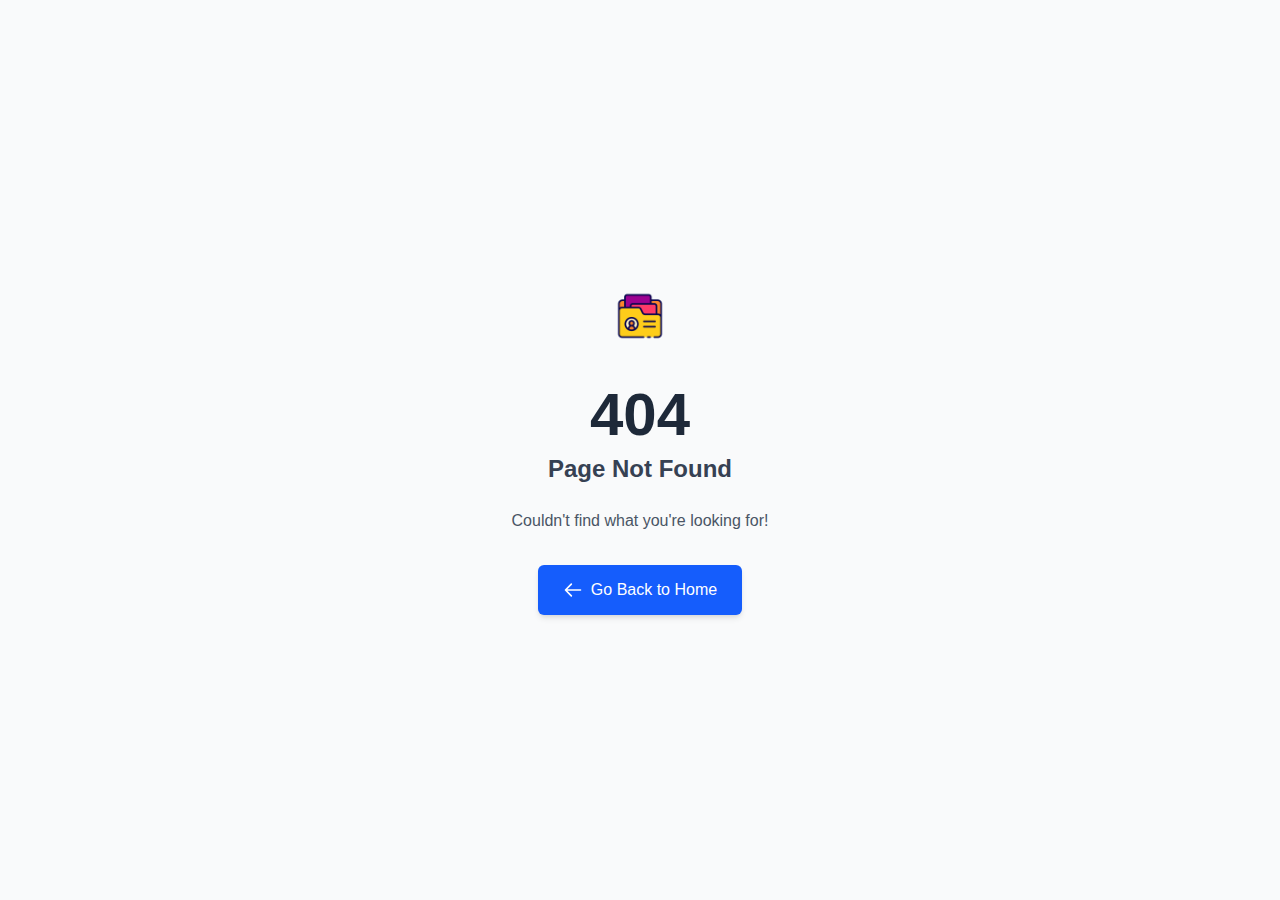
<file: 404/index.html>
<!DOCTYPE html><html lang="en"><head><meta charSet="utf-8"/><meta name="viewport" content="width=device-width, initial-scale=1"/><link rel="stylesheet" href="/_next/static/css/92ba79063c021d18.css" data-precedence="next"/><link rel="preload" as="script" fetchPriority="low" href="/_next/static/chunks/webpack-cfba887b9d96c2ed.js"/><script src="/_next/static/chunks/4bd1b696-d4d5eb693d0a7af9.js" async=""></script><script src="/_next/static/chunks/684-5df2c27f6b815ca5.js" async=""></script><script src="/_next/static/chunks/main-app-f58c41afe604f873.js" async=""></script><script src="/_next/static/chunks/259-99f6dd073f24159b.js" async=""></script><script src="/_next/static/chunks/app/error-8f26d5a054706a0d.js" async=""></script><script src="/_next/static/chunks/app/not-found-05c15b095b68f24f.js" async=""></script><meta name="robots" content="noindex"/><link rel="preconnect" href="https://fonts.googleapis.com"/><link rel="preconnect" href="https://fonts.gstatic.com" crossorigin="anonymous"/><link rel="preconnect" href="https://api.web3forms.com"/><link rel="dns-prefetch" href="https://github.com"/><link rel="dns-prefetch" href="https://linkedin.com"/><link rel="dns-prefetch" href="https://medium.com"/><script type="application/ld+json">{"@context":"https://schema.org","@type":"Person","name":"Mejdi Haddad","jobTitle":"Data Scientist | Generative AI Enthusiast | Backend & Frontend Developer","url":"https://mejdihaddad.engineer","sameAs":["https://www.linkedin.com/in/mejdihaddad","https://github.com/mejdihaddad","https://haddadmejdi.medium.com","https://x.com/mejdi_haddad"],"address":{"@type":"PostalAddress","addressCountry":"Tunisia"},"description":"Data Scientist & Full-Stack Developer driven by a passion for AI and innovative web solutions. I craft scalable apps using FastAPI, React, LangChain, and more.","image":"https://mejdihaddad.engineer/mejdi.png"}</script><title>Mejdi Haddad | Data Scientist | Generative AI Enthusiast</title><meta name="description" content="Portfolio of Mejdi Haddad, Data Scientist, Generative AI Enthusiast, and Full-Stack Developer specializing in AI-powered applications and modern web development."/><meta name="author" content="Mejdi Haddad"/><meta name="keywords" content="Mejdi Haddad,Data Scientist Tunisia,Generative AI,FastAPI Developer,React Developer,Machine Learning,AI Engineer Tunisia,Full-Stack Developer"/><meta name="creator" content="Mejdi Haddad"/><meta name="publisher" content="Mejdi Haddad"/><meta name="robots" content="index, follow"/><meta name="googlebot" content="index, follow, max-video-preview:-1, max-image-preview:large, max-snippet:-1"/><link rel="canonical" href="https://mejdihaddad.engineer/"/><meta name="google-site-verification" content="ocdMjuxCJlRyxPNmNZ4hLMIiBOJglInYlEBNCtvsYqs"/><meta property="og:title" content="Mejdi Haddad | Data Scientist &amp; AI Engineer"/><meta property="og:description" content="Portfolio of Mejdi Haddad, Data Scientist and AI Engineer building innovative solutions with FastAPI, React, and Machine Learning."/><meta property="og:url" content="https://mejdihaddad.engineer/"/><meta property="og:site_name" content="Mejdi Haddad Portfolio"/><meta property="og:locale" content="en_US"/><meta property="og:image" content="https://mejdihaddad.engineer/mejdi.png"/><meta property="og:image:width" content="1200"/><meta property="og:image:height" content="630"/><meta property="og:image:alt" content="Mejdi Haddad - Data Scientist &amp; AI Engineer"/><meta property="og:type" content="website"/><meta name="twitter:card" content="summary_large_image"/><meta name="twitter:creator" content="@mejdi_haddad"/><meta name="twitter:title" content="Mejdi Haddad | Data Scientist &amp; AI Engineer"/><meta name="twitter:description" content="Portfolio of Mejdi Haddad, Data Scientist and AI Engineer building innovative solutions with FastAPI, React, and Machine Learning."/><meta name="twitter:image" content="https://mejdihaddad.engineer/mejdi.png"/><link rel="shortcut icon" href="/logo.png"/><link rel="icon" href="/logo.png" sizes="32x32" type="image/png"/><link rel="icon" href="/logo.png" sizes="16x16" type="image/png"/><link rel="apple-touch-icon" href="/logo.png" sizes="180x180" type="image/png"/><script>document.querySelectorAll('body link[rel="icon"], body link[rel="apple-touch-icon"]').forEach(el => document.head.appendChild(el))</script><script src="/_next/static/chunks/polyfills-42372ed130431b0a.js" noModule=""></script></head><body class="__variable_188709 __variable_9a8899 antialiased"><div class="min-h-screen flex flex-col items-center justify-center p-4 bg-gray-50"><div class="text-center max-w-md"><div class="mb-8 inline-block"><img alt="Mejdi Haddad Logo" loading="lazy" width="60" height="60" decoding="async" data-nimg="1" class="rounded-md" style="color:transparent" src="/logo.png"/></div><h1 class="text-6xl font-bold text-gray-800 mb-2">404</h1><h2 class="text-2xl font-semibold text-gray-700 mb-6">Page Not Found</h2><p class="text-gray-600 mb-8">Couldn&#x27;t find what you&#x27;re looking for!</p><a class="inline-flex items-center justify-center px-6 py-3 border border-transparent    text-base font-medium rounded-md text-white bg-blue-600 hover:bg-blue-700    transition-colors duration-200 shadow-md" href="/"><svg xmlns="http://www.w3.org/2000/svg" class="h-5 w-5 mr-2" fill="none" viewBox="0 0 24 24" stroke="currentColor"><path stroke-linecap="round" stroke-linejoin="round" stroke-width="2" d="M10 19l-7-7m0 0l7-7m-7 7h18"></path></svg>Go Back to Home</a></div></div><!--$--><!--/$--><!--$--><!--/$--><script src="/_next/static/chunks/webpack-cfba887b9d96c2ed.js" async=""></script><script>(self.__next_f=self.__next_f||[]).push([0])</script><script>self.__next_f.push([1,"1:\"$Sreact.fragment\"\n2:I[7555,[],\"\"]\n3:I[1731,[\"259\",\"static/chunks/259-99f6dd073f24159b.js\",\"39\",\"static/chunks/app/error-8f26d5a054706a0d.js\"],\"default\"]\n4:I[1295,[],\"\"]\n5:I[2613,[\"259\",\"static/chunks/259-99f6dd073f24159b.js\",\"345\",\"static/chunks/app/not-found-05c15b095b68f24f.js\"],\"default\"]\n6:I[894,[],\"ClientPageRoot\"]\n9:I[9665,[],\"MetadataBoundary\"]\nb:I[9665,[],\"OutletBoundary\"]\ne:I[4911,[],\"AsyncMetadataOutlet\"]\n10:I[9665,[],\"ViewportBoundary\"]\n12:I[6614,[],\"\"]\n:HL[\"/_next/static/css/92ba79063c021d18.css\",\"style\"]\n"])</script><script>self.__next_f.push([1,"0:{\"P\":null,\"b\":\"1NNI80Hv5IscoulkeUenD\",\"p\":\"\",\"c\":[\"\",\"_not-found\",\"\"],\"i\":false,\"f\":[[[\"\",{\"children\":[\"/_not-found\",{\"children\":[\"__PAGE__\",{}]}]},\"$undefined\",\"$undefined\",true],[\"\",[\"$\",\"$1\",\"c\",{\"children\":[[[\"$\",\"link\",\"0\",{\"rel\":\"stylesheet\",\"href\":\"/_next/static/css/92ba79063c021d18.css\",\"precedence\":\"next\",\"crossOrigin\":\"$undefined\",\"nonce\":\"$undefined\"}]],[\"$\",\"html\",null,{\"lang\":\"en\",\"children\":[[\"$\",\"head\",null,{\"children\":[[\"$\",\"link\",null,{\"rel\":\"preconnect\",\"href\":\"https://fonts.googleapis.com\"}],[\"$\",\"link\",null,{\"rel\":\"preconnect\",\"href\":\"https://fonts.gstatic.com\",\"crossOrigin\":\"anonymous\"}],[\"$\",\"link\",null,{\"rel\":\"preconnect\",\"href\":\"https://api.web3forms.com\"}],[\"$\",\"link\",null,{\"rel\":\"dns-prefetch\",\"href\":\"https://github.com\"}],[\"$\",\"link\",null,{\"rel\":\"dns-prefetch\",\"href\":\"https://linkedin.com\"}],[\"$\",\"link\",null,{\"rel\":\"dns-prefetch\",\"href\":\"https://medium.com\"}],[\"$\",\"script\",null,{\"type\":\"application/ld+json\",\"dangerouslySetInnerHTML\":{\"__html\":\"{\\\"@context\\\":\\\"https://schema.org\\\",\\\"@type\\\":\\\"Person\\\",\\\"name\\\":\\\"Mejdi Haddad\\\",\\\"jobTitle\\\":\\\"Data Scientist | Generative AI Enthusiast | Backend \u0026 Frontend Developer\\\",\\\"url\\\":\\\"https://mejdihaddad.engineer\\\",\\\"sameAs\\\":[\\\"https://www.linkedin.com/in/mejdihaddad\\\",\\\"https://github.com/mejdihaddad\\\",\\\"https://haddadmejdi.medium.com\\\",\\\"https://x.com/mejdi_haddad\\\"],\\\"address\\\":{\\\"@type\\\":\\\"PostalAddress\\\",\\\"addressCountry\\\":\\\"Tunisia\\\"},\\\"description\\\":\\\"Data Scientist \u0026 Full-Stack Developer driven by a passion for AI and innovative web solutions. I craft scalable apps using FastAPI, React, LangChain, and more.\\\",\\\"image\\\":\\\"https://mejdihaddad.engineer/mejdi.png\\\"}\"}}]]}],[\"$\",\"body\",null,{\"className\":\"__variable_188709 __variable_9a8899 antialiased\",\"children\":[\"$\",\"$L2\",null,{\"parallelRouterKey\":\"children\",\"error\":\"$3\",\"errorStyles\":[],\"errorScripts\":[],\"template\":[\"$\",\"$L4\",null,{}],\"templateStyles\":\"$undefined\",\"templateScripts\":\"$undefined\",\"notFound\":[[\"$\",\"$L5\",null,{}],[]],\"forbidden\":\"$undefined\",\"unauthorized\":\"$undefined\"}]}]]}]]}],{\"children\":[\"/_not-found\",[\"$\",\"$1\",\"c\",{\"children\":[null,[\"$\",\"$L2\",null,{\"parallelRouterKey\":\"children\",\"error\":\"$undefined\",\"errorStyles\":\"$undefined\",\"errorScripts\":\"$undefined\",\"template\":[\"$\",\"$L4\",null,{}],\"templateStyles\":\"$undefined\",\"templateScripts\":\"$undefined\",\"notFound\":\"$undefined\",\"forbidden\":\"$undefined\",\"unauthorized\":\"$undefined\"}]]}],{\"children\":[\"__PAGE__\",[\"$\",\"$1\",\"c\",{\"children\":[[\"$\",\"$L6\",null,{\"Component\":\"$5\",\"searchParams\":{},\"params\":{},\"promises\":[\"$@7\",\"$@8\"]}],[\"$\",\"$L9\",null,{\"children\":\"$La\"}],null,[\"$\",\"$Lb\",null,{\"children\":[\"$Lc\",\"$Ld\",[\"$\",\"$Le\",null,{\"promise\":\"$@f\"}]]}]]}],{},null,false]},null,false]},null,false],[\"$\",\"$1\",\"h\",{\"children\":[[\"$\",\"meta\",null,{\"name\":\"robots\",\"content\":\"noindex\"}],[\"$\",\"$1\",\"xED5bP8idjZIT1slfUmez\",{\"children\":[[\"$\",\"$L10\",null,{\"children\":\"$L11\"}],null]}],null]}],false]],\"m\":\"$undefined\",\"G\":[\"$12\",\"$undefined\"],\"s\":false,\"S\":true}\n"])</script><script>self.__next_f.push([1,"13:\"$Sreact.suspense\"\n14:I[4911,[],\"AsyncMetadata\"]\n7:{}\n8:{}\na:[\"$\",\"$13\",null,{\"fallback\":null,\"children\":[\"$\",\"$L14\",null,{\"promise\":\"$@15\"}]}]\n"])</script><script>self.__next_f.push([1,"d:null\n"])</script><script>self.__next_f.push([1,"11:[[\"$\",\"meta\",\"0\",{\"charSet\":\"utf-8\"}],[\"$\",\"meta\",\"1\",{\"name\":\"viewport\",\"content\":\"width=device-width, initial-scale=1\"}]]\nc:null\n"])</script><script>self.__next_f.push([1,"15:{\"metadata\":[[\"$\",\"title\",\"0\",{\"children\":\"Mejdi Haddad | Data Scientist | Generative AI Enthusiast\"}],[\"$\",\"meta\",\"1\",{\"name\":\"description\",\"content\":\"Portfolio of Mejdi Haddad, Data Scientist, Generative AI Enthusiast, and Full-Stack Developer specializing in AI-powered applications and modern web development.\"}],[\"$\",\"meta\",\"2\",{\"name\":\"author\",\"content\":\"Mejdi Haddad\"}],[\"$\",\"meta\",\"3\",{\"name\":\"keywords\",\"content\":\"Mejdi Haddad,Data Scientist Tunisia,Generative AI,FastAPI Developer,React Developer,Machine Learning,AI Engineer Tunisia,Full-Stack Developer\"}],[\"$\",\"meta\",\"4\",{\"name\":\"creator\",\"content\":\"Mejdi Haddad\"}],[\"$\",\"meta\",\"5\",{\"name\":\"publisher\",\"content\":\"Mejdi Haddad\"}],[\"$\",\"meta\",\"6\",{\"name\":\"robots\",\"content\":\"index, follow\"}],[\"$\",\"meta\",\"7\",{\"name\":\"googlebot\",\"content\":\"index, follow, max-video-preview:-1, max-image-preview:large, max-snippet:-1\"}],[\"$\",\"link\",\"8\",{\"rel\":\"canonical\",\"href\":\"https://mejdihaddad.engineer/\"}],[\"$\",\"meta\",\"9\",{\"name\":\"google-site-verification\",\"content\":\"ocdMjuxCJlRyxPNmNZ4hLMIiBOJglInYlEBNCtvsYqs\"}],[\"$\",\"meta\",\"10\",{\"property\":\"og:title\",\"content\":\"Mejdi Haddad | Data Scientist \u0026 AI Engineer\"}],[\"$\",\"meta\",\"11\",{\"property\":\"og:description\",\"content\":\"Portfolio of Mejdi Haddad, Data Scientist and AI Engineer building innovative solutions with FastAPI, React, and Machine Learning.\"}],[\"$\",\"meta\",\"12\",{\"property\":\"og:url\",\"content\":\"https://mejdihaddad.engineer/\"}],[\"$\",\"meta\",\"13\",{\"property\":\"og:site_name\",\"content\":\"Mejdi Haddad Portfolio\"}],[\"$\",\"meta\",\"14\",{\"property\":\"og:locale\",\"content\":\"en_US\"}],[\"$\",\"meta\",\"15\",{\"property\":\"og:image\",\"content\":\"https://mejdihaddad.engineer/mejdi.png\"}],[\"$\",\"meta\",\"16\",{\"property\":\"og:image:width\",\"content\":\"1200\"}],[\"$\",\"meta\",\"17\",{\"property\":\"og:image:height\",\"content\":\"630\"}],[\"$\",\"meta\",\"18\",{\"property\":\"og:image:alt\",\"content\":\"Mejdi Haddad - Data Scientist \u0026 AI Engineer\"}],[\"$\",\"meta\",\"19\",{\"property\":\"og:type\",\"content\":\"website\"}],[\"$\",\"meta\",\"20\",{\"name\":\"twitter:card\",\"content\":\"summary_large_image\"}],[\"$\",\"meta\",\"21\",{\"name\":\"twitter:creator\",\"content\":\"@mejdi_haddad\"}],[\"$\",\"meta\",\"22\",{\"name\":\"twitter:title\",\"content\":\"Mejdi Haddad | Data Scientist \u0026 AI Engineer\"}],[\"$\",\"meta\",\"23\",{\"name\":\"twitter:description\",\"content\":\"Portfolio of Mejdi Haddad, Data Scientist and AI Engineer building innovative solutions with FastAPI, React, and Machine Learning.\"}],[\"$\",\"meta\",\"24\",{\"name\":\"twitter:image\",\"content\":\"https://mejdihaddad.engineer/mejdi.png\"}],[\"$\",\"link\",\"25\",{\"rel\":\"shortcut icon\",\"href\":\"/logo.png\"}],[\"$\",\"link\",\"26\",{\"rel\":\"icon\",\"href\":\"/logo.png\",\"sizes\":\"32x32\",\"type\":\"image/png\"}],[\"$\",\"link\",\"27\",{\"rel\":\"icon\",\"href\":\"/logo.png\",\"sizes\":\"16x16\",\"type\":\"image/png\"}],[\"$\",\"link\",\"28\",{\"rel\":\"apple-touch-icon\",\"href\":\"/logo.png\",\"sizes\":\"180x180\",\"type\":\"image/png\"}]],\"error\":null,\"digest\":\"$undefined\"}\n"])</script><script>self.__next_f.push([1,"f:{\"metadata\":\"$15:metadata\",\"error\":null,\"digest\":\"$undefined\"}\n"])</script></body></html>
</file>
<file: _next/static/css/92ba79063c021d18.css>
@font-face{font-family:Geist;font-style:normal;font-weight:100 900;font-display:swap;src:url(/_next/static/media/8d697b304b401681-s.woff2) format("woff2");unicode-range:u+0301,u+0400-045f,u+0490-0491,u+04b0-04b1,u+2116}@font-face{font-family:Geist;font-style:normal;font-weight:100 900;font-display:swap;src:url(/_next/static/media/ba015fad6dcf6784-s.woff2) format("woff2");unicode-range:u+0100-02ba,u+02bd-02c5,u+02c7-02cc,u+02ce-02d7,u+02dd-02ff,u+0304,u+0308,u+0329,u+1d00-1dbf,u+1e00-1e9f,u+1ef2-1eff,u+2020,u+20a0-20ab,u+20ad-20c0,u+2113,u+2c60-2c7f,u+a720-a7ff}@font-face{font-family:Geist;font-style:normal;font-weight:100 900;font-display:swap;src:url(/_next/static/media/4cf2300e9c8272f7-s.p.woff2) format("woff2");unicode-range:u+00??,u+0131,u+0152-0153,u+02bb-02bc,u+02c6,u+02da,u+02dc,u+0304,u+0308,u+0329,u+2000-206f,u+20ac,u+2122,u+2191,u+2193,u+2212,u+2215,u+feff,u+fffd}@font-face{font-family:Geist Fallback;src:local("Arial");ascent-override:95.94%;descent-override:28.16%;line-gap-override:0.00%;size-adjust:104.76%}.__className_188709{font-family:Geist,Geist Fallback;font-style:normal}.__variable_188709{--font-geist-sans:"Geist","Geist Fallback"}@font-face{font-family:Geist Mono;font-style:normal;font-weight:100 900;font-display:swap;src:url(/_next/static/media/9610d9e46709d722-s.woff2) format("woff2");unicode-range:u+0301,u+0400-045f,u+0490-0491,u+04b0-04b1,u+2116}@font-face{font-family:Geist Mono;font-style:normal;font-weight:100 900;font-display:swap;src:url(/_next/static/media/747892c23ea88013-s.woff2) format("woff2");unicode-range:u+0100-02ba,u+02bd-02c5,u+02c7-02cc,u+02ce-02d7,u+02dd-02ff,u+0304,u+0308,u+0329,u+1d00-1dbf,u+1e00-1e9f,u+1ef2-1eff,u+2020,u+20a0-20ab,u+20ad-20c0,u+2113,u+2c60-2c7f,u+a720-a7ff}@font-face{font-family:Geist Mono;font-style:normal;font-weight:100 900;font-display:swap;src:url(/_next/static/media/93f479601ee12b01-s.p.woff2) format("woff2");unicode-range:u+00??,u+0131,u+0152-0153,u+02bb-02bc,u+02c6,u+02da,u+02dc,u+0304,u+0308,u+0329,u+2000-206f,u+20ac,u+2122,u+2191,u+2193,u+2212,u+2215,u+feff,u+fffd}@font-face{font-family:Geist Mono Fallback;src:local("Arial");ascent-override:74.67%;descent-override:21.92%;line-gap-override:0.00%;size-adjust:134.59%}.__className_9a8899{font-family:Geist Mono,Geist Mono Fallback;font-style:normal}.__variable_9a8899{--font-geist-mono:"Geist Mono","Geist Mono Fallback"}

/*! tailwindcss v4.1.5 | MIT License | https://tailwindcss.com */@layer properties{@supports (((-webkit-hyphens:none)) and (not (margin-trim:inline))) or ((-moz-orient:inline) and (not (color:rgb(from red r g b)))){*,::backdrop,:after,:before{--tw-translate-x:0;--tw-translate-y:0;--tw-translate-z:0;--tw-rotate-x:initial;--tw-rotate-y:initial;--tw-rotate-z:initial;--tw-skew-x:initial;--tw-skew-y:initial;--tw-space-y-reverse:0;--tw-space-x-reverse:0;--tw-border-style:solid;--tw-gradient-position:initial;--tw-gradient-from:#0000;--tw-gradient-via:#0000;--tw-gradient-to:#0000;--tw-gradient-stops:initial;--tw-gradient-via-stops:initial;--tw-gradient-from-position:0%;--tw-gradient-via-position:50%;--tw-gradient-to-position:100%;--tw-font-weight:initial;--tw-shadow:0 0 #0000;--tw-shadow-color:initial;--tw-shadow-alpha:100%;--tw-inset-shadow:0 0 #0000;--tw-inset-shadow-color:initial;--tw-inset-shadow-alpha:100%;--tw-ring-color:initial;--tw-ring-shadow:0 0 #0000;--tw-inset-ring-color:initial;--tw-inset-ring-shadow:0 0 #0000;--tw-ring-inset:initial;--tw-ring-offset-width:0px;--tw-ring-offset-color:#fff;--tw-ring-offset-shadow:0 0 #0000;--tw-blur:initial;--tw-brightness:initial;--tw-contrast:initial;--tw-grayscale:initial;--tw-hue-rotate:initial;--tw-invert:initial;--tw-opacity:initial;--tw-saturate:initial;--tw-sepia:initial;--tw-drop-shadow:initial;--tw-drop-shadow-color:initial;--tw-drop-shadow-alpha:100%;--tw-drop-shadow-size:initial;--tw-duration:initial;--tw-ease:initial;--tw-scale-x:1;--tw-scale-y:1;--tw-scale-z:1}}}@layer theme{:host,:root{--color-red-50:oklch(97.1% .013 17.38);--color-red-100:oklch(93.6% .032 17.717);--color-red-500:oklch(63.7% .237 25.331);--color-red-600:oklch(57.7% .245 27.325);--color-red-800:oklch(44.4% .177 26.899);--color-green-50:oklch(98.2% .018 155.826);--color-green-100:oklch(96.2% .044 156.743);--color-green-600:oklch(62.7% .194 149.214);--color-green-800:oklch(44.8% .119 151.328);--color-emerald-50:oklch(97.9% .021 166.113);--color-blue-50:oklch(97% .014 254.604);--color-blue-100:oklch(93.2% .032 255.585);--color-blue-400:oklch(70.7% .165 254.624);--color-blue-500:oklch(62.3% .214 259.815);--color-blue-600:oklch(54.6% .245 262.881);--color-blue-700:oklch(48.8% .243 264.376);--color-blue-800:oklch(42.4% .199 265.638);--color-purple-100:oklch(94.6% .033 307.174);--color-purple-500:oklch(62.7% .265 303.9);--color-pink-50:oklch(97.1% .014 343.198);--color-gray-50:oklch(98.5% .002 247.839);--color-gray-100:oklch(96.7% .003 264.542);--color-gray-200:oklch(92.8% .006 264.531);--color-gray-300:oklch(87.2% .01 258.338);--color-gray-400:oklch(70.7% .022 261.325);--color-gray-500:oklch(55.1% .027 264.364);--color-gray-600:oklch(44.6% .03 256.802);--color-gray-700:oklch(37.3% .034 259.733);--color-gray-800:oklch(27.8% .033 256.848);--color-black:#000;--color-white:#fff;--spacing:.25rem;--container-md:28rem;--container-lg:32rem;--container-4xl:56rem;--text-xs:.75rem;--text-xs--line-height:calc(1/.75);--text-sm:.875rem;--text-sm--line-height:calc(1.25/.875);--text-base:1rem;--text-base--line-height:calc(1.5/1);--text-lg:1.125rem;--text-lg--line-height:calc(1.75/1.125);--text-xl:1.25rem;--text-xl--line-height:calc(1.75/1.25);--text-2xl:1.5rem;--text-2xl--line-height:calc(2/1.5);--text-3xl:1.875rem;--text-3xl--line-height:calc(2.25/1.875);--text-6xl:3.75rem;--text-6xl--line-height:1;--font-weight-medium:500;--font-weight-semibold:600;--font-weight-bold:700;--radius-md:.375rem;--radius-lg:.5rem;--radius-2xl:1rem;--ease-out:cubic-bezier(0,0,.2,1);--ease-in-out:cubic-bezier(.4,0,.2,1);--animate-spin:spin 1s linear infinite;--animate-pulse:pulse 2s cubic-bezier(.4,0,.6,1)infinite;--blur-sm:8px;--default-transition-duration:.15s;--default-transition-timing-function:cubic-bezier(.4,0,.2,1);--default-font-family:var(--font-geist-sans);--default-mono-font-family:var(--font-geist-mono)}}@layer base{*,::backdrop,:after,:before{box-sizing:border-box;border:0 solid;margin:0;padding:0}::file-selector-button{box-sizing:border-box;border:0 solid;margin:0;padding:0}:host,html{-webkit-text-size-adjust:100%;tab-size:4;line-height:1.5;font-family:var(--default-font-family,ui-sans-serif,system-ui,sans-serif,"Apple Color Emoji","Segoe UI Emoji","Segoe UI Symbol","Noto Color Emoji");font-feature-settings:var(--default-font-feature-settings,normal);font-variation-settings:var(--default-font-variation-settings,normal);-webkit-tap-highlight-color:transparent}hr{height:0;color:inherit;border-top-width:1px}abbr:where([title]){-webkit-text-decoration:underline dotted;text-decoration:underline dotted}h1,h2,h3,h4,h5,h6{font-size:inherit;font-weight:inherit}a{color:inherit;-webkit-text-decoration:inherit;text-decoration:inherit}b,strong{font-weight:bolder}code,kbd,pre,samp{font-family:var(--default-mono-font-family,ui-monospace,SFMono-Regular,Menlo,Monaco,Consolas,"Liberation Mono","Courier New",monospace);font-feature-settings:var(--default-mono-font-feature-settings,normal);font-variation-settings:var(--default-mono-font-variation-settings,normal);font-size:1em}small{font-size:80%}sub,sup{vertical-align:baseline;font-size:75%;line-height:0;position:relative}sub{bottom:-.25em}sup{top:-.5em}table{text-indent:0;border-color:inherit;border-collapse:collapse}:-moz-focusring{outline:auto}progress{vertical-align:baseline}summary{display:list-item}menu,ol,ul{list-style:none}audio,canvas,embed,iframe,img,object,svg,video{vertical-align:middle;display:block}img,video{max-width:100%;height:auto}button,input,optgroup,select,textarea{font:inherit;font-feature-settings:inherit;font-variation-settings:inherit;letter-spacing:inherit;color:inherit;opacity:1;background-color:#0000;border-radius:0}::file-selector-button{font:inherit;font-feature-settings:inherit;font-variation-settings:inherit;letter-spacing:inherit;color:inherit;opacity:1;background-color:#0000;border-radius:0}:where(select:is([multiple],[size])) optgroup{font-weight:bolder}:where(select:is([multiple],[size])) optgroup option{padding-inline-start:20px}::file-selector-button{margin-inline-end:4px}::placeholder{opacity:1}@supports (not ((-webkit-appearance:-apple-pay-button))) or (contain-intrinsic-size:1px){::placeholder{color:currentColor}@supports (color:color-mix(in lab,red,red)){::placeholder{color:color-mix(in oklab,currentcolor 50%,transparent)}}}textarea{resize:vertical}::-webkit-search-decoration{-webkit-appearance:none}::-webkit-date-and-time-value{min-height:1lh;text-align:inherit}::-webkit-datetime-edit{display:inline-flex}::-webkit-datetime-edit-fields-wrapper{padding:0}::-webkit-datetime-edit,::-webkit-datetime-edit-year-field{padding-block:0}::-webkit-datetime-edit-day-field,::-webkit-datetime-edit-month-field{padding-block:0}::-webkit-datetime-edit-hour-field,::-webkit-datetime-edit-minute-field{padding-block:0}::-webkit-datetime-edit-millisecond-field,::-webkit-datetime-edit-second-field{padding-block:0}::-webkit-datetime-edit-meridiem-field{padding-block:0}:-moz-ui-invalid{box-shadow:none}button,input:where([type=button],[type=reset],[type=submit]){appearance:button}::file-selector-button{appearance:button}::-webkit-inner-spin-button,::-webkit-outer-spin-button{height:auto}[hidden]:where(:not([hidden=until-found])){display:none!important}}@layer components;@layer utilities{.invisible{visibility:hidden}.visible{visibility:visible}.sr-only{clip:rect(0,0,0,0);white-space:nowrap;border-width:0;width:1px;height:1px;margin:-1px;padding:0;overflow:hidden}.absolute,.sr-only{position:absolute}.fixed{position:fixed}.relative{position:relative}.static{position:static}.inset-0{inset:calc(var(--spacing)*0)}.-top-4{top:calc(var(--spacing)*-4)}.-right-4{right:calc(var(--spacing)*-4)}.right-2{right:calc(var(--spacing)*2)}.-bottom-4{bottom:calc(var(--spacing)*-4)}.-bottom-6{bottom:calc(var(--spacing)*-6)}.bottom-2{bottom:calc(var(--spacing)*2)}.-left-4{left:calc(var(--spacing)*-4)}.left-1\/2{left:50%}.-z-10{z-index:calc(10*-1)}.z-10{z-index:10}.z-50{z-index:50}.container{width:100%}@media (min-width:40rem){.container{max-width:40rem}}@media (min-width:48rem){.container{max-width:48rem}}@media (min-width:64rem){.container{max-width:64rem}}@media (min-width:80rem){.container{max-width:80rem}}@media (min-width:96rem){.container{max-width:96rem}}.mx-auto{margin-inline:auto}.mt-4{margin-top:calc(var(--spacing)*4)}.mt-6{margin-top:calc(var(--spacing)*6)}.mt-8{margin-top:calc(var(--spacing)*8)}.mr-1{margin-right:calc(var(--spacing)*1)}.mr-2{margin-right:calc(var(--spacing)*2)}.mb-1{margin-bottom:calc(var(--spacing)*1)}.mb-2{margin-bottom:calc(var(--spacing)*2)}.mb-3{margin-bottom:calc(var(--spacing)*3)}.mb-4{margin-bottom:calc(var(--spacing)*4)}.mb-6{margin-bottom:calc(var(--spacing)*6)}.mb-8{margin-bottom:calc(var(--spacing)*8)}.mb-12{margin-bottom:calc(var(--spacing)*12)}.-ml-1{margin-left:calc(var(--spacing)*-1)}.ml-1{margin-left:calc(var(--spacing)*1)}.ml-2{margin-left:calc(var(--spacing)*2)}.ml-3{margin-left:calc(var(--spacing)*3)}.line-clamp-2{-webkit-line-clamp:2;-webkit-box-orient:vertical;display:-webkit-box;overflow:hidden}.block{display:block}.flex{display:flex}.grid{display:grid}.hidden{display:none}.inline-block{display:inline-block}.inline-flex{display:inline-flex}.h-4{height:calc(var(--spacing)*4)}.h-5{height:calc(var(--spacing)*5)}.h-6{height:calc(var(--spacing)*6)}.h-16{height:calc(var(--spacing)*16)}.h-20{height:calc(var(--spacing)*20)}.h-40{height:calc(var(--spacing)*40)}.h-44{height:calc(var(--spacing)*44)}.h-48{height:calc(var(--spacing)*48)}.h-full{height:100%}.max-h-0{max-height:calc(var(--spacing)*0)}.max-h-screen{max-height:100vh}.min-h-screen{min-height:100vh}.w-4{width:calc(var(--spacing)*4)}.w-5{width:calc(var(--spacing)*5)}.w-6{width:calc(var(--spacing)*6)}.w-16{width:calc(var(--spacing)*16)}.w-20{width:calc(var(--spacing)*20)}.w-80{width:calc(var(--spacing)*80)}.w-full{width:100%}.max-w-4xl{max-width:var(--container-4xl)}.max-w-lg{max-width:var(--container-lg)}.max-w-md{max-width:var(--container-md)}.flex-shrink-0{flex-shrink:0}.flex-grow{flex-grow:1}.-translate-x-1\/2{--tw-translate-x:calc(calc(1/2*100%)*-1)}.-translate-x-1\/2,.translate-y-0{translate:var(--tw-translate-x)var(--tw-translate-y)}.translate-y-0{--tw-translate-y:calc(var(--spacing)*0)}.translate-y-8{--tw-translate-y:calc(var(--spacing)*8)}.translate-y-10,.translate-y-8{translate:var(--tw-translate-x)var(--tw-translate-y)}.translate-y-10{--tw-translate-y:calc(var(--spacing)*10)}.transform{transform:var(--tw-rotate-x,)var(--tw-rotate-y,)var(--tw-rotate-z,)var(--tw-skew-x,)var(--tw-skew-y,)}.animate-pulse{animation:var(--animate-pulse)}.animate-spin{animation:var(--animate-spin)}.resize-none{resize:none}.grid-cols-1{grid-template-columns:repeat(1,minmax(0,1fr))}.flex-col{flex-direction:column}.flex-wrap{flex-wrap:wrap}.items-center{align-items:center}.justify-between{justify-content:space-between}.justify-center{justify-content:center}.justify-end{justify-content:flex-end}.gap-2{gap:calc(var(--spacing)*2)}.gap-4{gap:calc(var(--spacing)*4)}.gap-6{gap:calc(var(--spacing)*6)}:where(.space-y-2>:not(:last-child)){--tw-space-y-reverse:0;margin-block-start:calc(calc(var(--spacing)*2)*var(--tw-space-y-reverse));margin-block-end:calc(calc(var(--spacing)*2)*calc(1 - var(--tw-space-y-reverse)))}:where(.space-y-3>:not(:last-child)){--tw-space-y-reverse:0;margin-block-start:calc(calc(var(--spacing)*3)*var(--tw-space-y-reverse));margin-block-end:calc(calc(var(--spacing)*3)*calc(1 - var(--tw-space-y-reverse)))}:where(.space-y-4>:not(:last-child)){--tw-space-y-reverse:0;margin-block-start:calc(calc(var(--spacing)*4)*var(--tw-space-y-reverse));margin-block-end:calc(calc(var(--spacing)*4)*calc(1 - var(--tw-space-y-reverse)))}:where(.space-y-5>:not(:last-child)){--tw-space-y-reverse:0;margin-block-start:calc(calc(var(--spacing)*5)*var(--tw-space-y-reverse));margin-block-end:calc(calc(var(--spacing)*5)*calc(1 - var(--tw-space-y-reverse)))}:where(.space-x-4>:not(:last-child)){--tw-space-x-reverse:0;margin-inline-start:calc(calc(var(--spacing)*4)*var(--tw-space-x-reverse));margin-inline-end:calc(calc(var(--spacing)*4)*calc(1 - var(--tw-space-x-reverse)))}:where(.space-x-6>:not(:last-child)){--tw-space-x-reverse:0;margin-inline-start:calc(calc(var(--spacing)*6)*var(--tw-space-x-reverse));margin-inline-end:calc(calc(var(--spacing)*6)*calc(1 - var(--tw-space-x-reverse)))}.overflow-hidden{overflow:hidden}.overflow-x-auto{overflow-x:auto}.rounded{border-radius:.25rem}.rounded-2xl{border-radius:var(--radius-2xl)}.rounded-full{border-radius:3.40282e+38px}.rounded-lg{border-radius:var(--radius-lg)}.rounded-md{border-radius:var(--radius-md)}.border{border-style:var(--tw-border-style);border-width:1px}.border-0{border-style:var(--tw-border-style);border-width:0}.border-2{border-style:var(--tw-border-style);border-width:2px}.border-b{border-bottom-style:var(--tw-border-style);border-bottom-width:1px}.border-gray-100{border-color:var(--color-gray-100)}.border-gray-200{border-color:var(--color-gray-200)}.border-gray-300{border-color:var(--color-gray-300)}.border-transparent{border-color:#0000}.border-white{border-color:var(--color-white)}.bg-\[\#0d1117\]{background-color:#0d1117}.bg-black{background-color:var(--color-black)}.bg-blue-50{background-color:var(--color-blue-50)}.bg-blue-100{background-color:var(--color-blue-100)}.bg-blue-600{background-color:var(--color-blue-600)}.bg-gray-50{background-color:var(--color-gray-50)}.bg-gray-100{background-color:var(--color-gray-100)}.bg-gray-800{background-color:var(--color-gray-800)}.bg-green-100{background-color:var(--color-green-100)}.bg-purple-100{background-color:var(--color-purple-100)}.bg-red-100{background-color:var(--color-red-100)}.bg-transparent{background-color:#0000}.bg-white{background-color:var(--color-white)}.bg-gradient-to-r{--tw-gradient-position:to right in oklab;background-image:linear-gradient(var(--tw-gradient-stops))}.from-blue-400{--tw-gradient-from:var(--color-blue-400);--tw-gradient-stops:var(--tw-gradient-via-stops,var(--tw-gradient-position),var(--tw-gradient-from)var(--tw-gradient-from-position),var(--tw-gradient-to)var(--tw-gradient-to-position))}.from-green-50{--tw-gradient-from:var(--color-green-50);--tw-gradient-stops:var(--tw-gradient-via-stops,var(--tw-gradient-position),var(--tw-gradient-from)var(--tw-gradient-from-position),var(--tw-gradient-to)var(--tw-gradient-to-position))}.from-red-50{--tw-gradient-from:var(--color-red-50);--tw-gradient-stops:var(--tw-gradient-via-stops,var(--tw-gradient-position),var(--tw-gradient-from)var(--tw-gradient-from-position),var(--tw-gradient-to)var(--tw-gradient-to-position))}.to-emerald-50{--tw-gradient-to:var(--color-emerald-50);--tw-gradient-stops:var(--tw-gradient-via-stops,var(--tw-gradient-position),var(--tw-gradient-from)var(--tw-gradient-from-position),var(--tw-gradient-to)var(--tw-gradient-to-position))}.to-pink-50{--tw-gradient-to:var(--color-pink-50);--tw-gradient-stops:var(--tw-gradient-via-stops,var(--tw-gradient-position),var(--tw-gradient-from)var(--tw-gradient-from-position),var(--tw-gradient-to)var(--tw-gradient-to-position))}.to-purple-500{--tw-gradient-to:var(--color-purple-500);--tw-gradient-stops:var(--tw-gradient-via-stops,var(--tw-gradient-position),var(--tw-gradient-from)var(--tw-gradient-from-position),var(--tw-gradient-to)var(--tw-gradient-to-position))}.object-contain{object-fit:contain}.object-cover{object-fit:cover}.p-1{padding:calc(var(--spacing)*1)}.p-2{padding:calc(var(--spacing)*2)}.p-4{padding:calc(var(--spacing)*4)}.p-5{padding:calc(var(--spacing)*5)}.p-8{padding:calc(var(--spacing)*8)}.px-2{padding-inline:calc(var(--spacing)*2)}.px-3{padding-inline:calc(var(--spacing)*3)}.px-4{padding-inline:calc(var(--spacing)*4)}.px-6{padding-inline:calc(var(--spacing)*6)}.py-1{padding-block:calc(var(--spacing)*1)}.py-2{padding-block:calc(var(--spacing)*2)}.py-3{padding-block:calc(var(--spacing)*3)}.py-3\.5{padding-block:calc(var(--spacing)*3.5)}.py-4{padding-block:calc(var(--spacing)*4)}.py-8{padding-block:calc(var(--spacing)*8)}.py-16{padding-block:calc(var(--spacing)*16)}.py-20{padding-block:calc(var(--spacing)*20)}.pt-2{padding-top:calc(var(--spacing)*2)}.pb-6{padding-bottom:calc(var(--spacing)*6)}.text-center{text-align:center}.text-2xl{font-size:var(--text-2xl);line-height:var(--tw-leading,var(--text-2xl--line-height))}.text-3xl{font-size:var(--text-3xl);line-height:var(--tw-leading,var(--text-3xl--line-height))}.text-6xl{font-size:var(--text-6xl);line-height:var(--tw-leading,var(--text-6xl--line-height))}.text-base{font-size:var(--text-base);line-height:var(--tw-leading,var(--text-base--line-height))}.text-lg{font-size:var(--text-lg);line-height:var(--tw-leading,var(--text-lg--line-height))}.text-sm{font-size:var(--text-sm);line-height:var(--tw-leading,var(--text-sm--line-height))}.text-xl{font-size:var(--text-xl);line-height:var(--tw-leading,var(--text-xl--line-height))}.text-xs{font-size:var(--text-xs);line-height:var(--tw-leading,var(--text-xs--line-height))}.font-bold{--tw-font-weight:var(--font-weight-bold);font-weight:var(--font-weight-bold)}.font-medium{--tw-font-weight:var(--font-weight-medium);font-weight:var(--font-weight-medium)}.font-semibold{--tw-font-weight:var(--font-weight-semibold);font-weight:var(--font-weight-semibold)}.whitespace-nowrap{white-space:nowrap}.text-blue-600{color:var(--color-blue-600)}.text-blue-700{color:var(--color-blue-700)}.text-gray-500{color:var(--color-gray-500)}.text-gray-600{color:var(--color-gray-600)}.text-gray-700{color:var(--color-gray-700)}.text-gray-800{color:var(--color-gray-800)}.text-green-600{color:var(--color-green-600)}.text-green-800{color:var(--color-green-800)}.text-red-600{color:var(--color-red-600)}.text-red-800{color:var(--color-red-800)}.text-white{color:var(--color-white)}.antialiased{-webkit-font-smoothing:antialiased;-moz-osx-font-smoothing:grayscale}.opacity-0{opacity:0}.opacity-25{opacity:.25}.opacity-60{opacity:.6}.opacity-75{opacity:.75}.opacity-100{opacity:1}.shadow-inner{--tw-shadow:inset 0 2px 4px 0 var(--tw-shadow-color,#0000000d)}.shadow-inner,.shadow-lg{box-shadow:var(--tw-inset-shadow),var(--tw-inset-ring-shadow),var(--tw-ring-offset-shadow),var(--tw-ring-shadow),var(--tw-shadow)}.shadow-lg{--tw-shadow:0 10px 15px -3px var(--tw-shadow-color,#0000001a),0 4px 6px -4px var(--tw-shadow-color,#0000001a)}.shadow-md{--tw-shadow:0 4px 6px -1px var(--tw-shadow-color,#0000001a),0 2px 4px -2px var(--tw-shadow-color,#0000001a)}.shadow-md,.shadow-sm{box-shadow:var(--tw-inset-shadow),var(--tw-inset-ring-shadow),var(--tw-ring-offset-shadow),var(--tw-ring-shadow),var(--tw-shadow)}.shadow-sm{--tw-shadow:0 1px 3px 0 var(--tw-shadow-color,#0000001a),0 1px 2px -1px var(--tw-shadow-color,#0000001a)}.shadow-xl{--tw-shadow:0 20px 25px -5px var(--tw-shadow-color,#0000001a),0 8px 10px -6px var(--tw-shadow-color,#0000001a);box-shadow:var(--tw-inset-shadow),var(--tw-inset-ring-shadow),var(--tw-ring-offset-shadow),var(--tw-ring-shadow),var(--tw-shadow)}.blur-sm{--tw-blur:blur(var(--blur-sm));filter:var(--tw-blur,)var(--tw-brightness,)var(--tw-contrast,)var(--tw-grayscale,)var(--tw-hue-rotate,)var(--tw-invert,)var(--tw-saturate,)var(--tw-sepia,)var(--tw-drop-shadow,)}.transition-all{transition-property:all;transition-timing-function:var(--tw-ease,var(--default-transition-timing-function));transition-duration:var(--tw-duration,var(--default-transition-duration))}.transition-colors{transition-property:color,background-color,border-color,outline-color,text-decoration-color,fill,stroke,--tw-gradient-from,--tw-gradient-via,--tw-gradient-to;transition-timing-function:var(--tw-ease,var(--default-transition-timing-function));transition-duration:var(--tw-duration,var(--default-transition-duration))}.transition-opacity{transition-property:opacity;transition-timing-function:var(--tw-ease,var(--default-transition-timing-function));transition-duration:var(--tw-duration,var(--default-transition-duration))}.transition-transform{transition-property:transform,translate,scale,rotate;transition-timing-function:var(--tw-ease,var(--default-transition-timing-function));transition-duration:var(--tw-duration,var(--default-transition-duration))}.delay-100{transition-delay:.1s}.delay-200{transition-delay:.2s}.delay-300{transition-delay:.3s}.delay-400{transition-delay:.4s}.duration-200{--tw-duration:.2s;transition-duration:.2s}.duration-300{--tw-duration:.3s;transition-duration:.3s}.duration-500{--tw-duration:.5s;transition-duration:.5s}.duration-700{--tw-duration:.7s;transition-duration:.7s}.duration-1000{--tw-duration:1s;transition-duration:1s}.ease-in-out{--tw-ease:var(--ease-in-out);transition-timing-function:var(--ease-in-out)}.ease-out{--tw-ease:var(--ease-out);transition-timing-function:var(--ease-out)}@media (hover:hover){.group-hover\:translate-x-1:is(:where(.group):hover *){--tw-translate-x:calc(var(--spacing)*1);translate:var(--tw-translate-x)var(--tw-translate-y)}.group-hover\:translate-y-0:is(:where(.group):hover *){--tw-translate-y:calc(var(--spacing)*0);translate:var(--tw-translate-x)var(--tw-translate-y)}.group-hover\:scale-105:is(:where(.group):hover *){--tw-scale-x:105%;--tw-scale-y:105%;--tw-scale-z:105%;scale:var(--tw-scale-x)var(--tw-scale-y)}.group-hover\:scale-110:is(:where(.group):hover *){--tw-scale-x:110%;--tw-scale-y:110%;--tw-scale-z:110%;scale:var(--tw-scale-x)var(--tw-scale-y)}.group-hover\:text-blue-600:is(:where(.group):hover *){color:var(--color-blue-600)}.group-hover\:opacity-0:is(:where(.group):hover *){opacity:0}.group-hover\:opacity-100:is(:where(.group):hover *){opacity:1}.hover\:translate-x-1:hover{--tw-translate-x:calc(var(--spacing)*1);translate:var(--tw-translate-x)var(--tw-translate-y)}.hover\:scale-110:hover{--tw-scale-x:110%;--tw-scale-y:110%;--tw-scale-z:110%;scale:var(--tw-scale-x)var(--tw-scale-y)}.hover\:bg-blue-100:hover{background-color:var(--color-blue-100)}.hover\:bg-blue-700:hover{background-color:var(--color-blue-700)}.hover\:bg-gray-50:hover{background-color:var(--color-gray-50)}.hover\:bg-gray-100:hover{background-color:var(--color-gray-100)}.hover\:bg-gray-200:hover{background-color:var(--color-gray-200)}.hover\:text-black:hover{color:var(--color-black)}.hover\:text-blue-400:hover{color:var(--color-blue-400)}.hover\:text-blue-600:hover{color:var(--color-blue-600)}.hover\:text-blue-800:hover{color:var(--color-blue-800)}.hover\:text-gray-500:hover{color:var(--color-gray-500)}.hover\:text-gray-800:hover{color:var(--color-gray-800)}.hover\:text-purple-500:hover{color:var(--color-purple-500)}.hover\:text-red-500:hover{color:var(--color-red-500)}.hover\:shadow-lg:hover{--tw-shadow:0 10px 15px -3px var(--tw-shadow-color,#0000001a),0 4px 6px -4px var(--tw-shadow-color,#0000001a);box-shadow:var(--tw-inset-shadow),var(--tw-inset-ring-shadow),var(--tw-ring-offset-shadow),var(--tw-ring-shadow),var(--tw-shadow)}}.focus\:ring-2:focus{--tw-ring-shadow:var(--tw-ring-inset,)0 0 0 calc(2px + var(--tw-ring-offset-width))var(--tw-ring-color,currentcolor);box-shadow:var(--tw-inset-shadow),var(--tw-inset-ring-shadow),var(--tw-ring-offset-shadow),var(--tw-ring-shadow),var(--tw-shadow)}.focus\:ring-blue-500:focus{--tw-ring-color:var(--color-blue-500)}.focus\:ring-gray-500:focus{--tw-ring-color:var(--color-gray-500)}.focus\:outline-none:focus{--tw-outline-style:none;outline-style:none}.disabled\:bg-gray-400:disabled{background-color:var(--color-gray-400)}.disabled\:shadow-none:disabled{--tw-shadow:0 0 #0000;box-shadow:var(--tw-inset-shadow),var(--tw-inset-ring-shadow),var(--tw-ring-offset-shadow),var(--tw-ring-shadow),var(--tw-shadow)}@media (min-width:40rem){.sm\:grid-cols-2{grid-template-columns:repeat(2,minmax(0,1fr))}.sm\:flex-row{flex-direction:row}}@media (min-width:48rem){.md\:flex{display:flex}.md\:hidden{display:none}.md\:inline{display:inline}.md\:w-2\/5{width:40%}.md\:w-3\/5{width:60%}.md\:grid-cols-2{grid-template-columns:repeat(2,minmax(0,1fr))}.md\:grid-cols-3{grid-template-columns:repeat(3,minmax(0,1fr))}.md\:flex-row{flex-direction:row}.md\:p-10{padding:calc(var(--spacing)*10)}}}:root{--background:#fff;--foreground:#171717}@media (prefers-color-scheme:dark){:root{--background:#0a0a0a;--foreground:#ededed}}body{background:var(--background);color:var(--foreground);font-family:Arial,Helvetica,sans-serif}@property --tw-translate-x{syntax:"*";inherits:false;initial-value:0}@property --tw-translate-y{syntax:"*";inherits:false;initial-value:0}@property --tw-translate-z{syntax:"*";inherits:false;initial-value:0}@property --tw-rotate-x{syntax:"*";inherits:false}@property --tw-rotate-y{syntax:"*";inherits:false}@property --tw-rotate-z{syntax:"*";inherits:false}@property --tw-skew-x{syntax:"*";inherits:false}@property --tw-skew-y{syntax:"*";inherits:false}@property --tw-space-y-reverse{syntax:"*";inherits:false;initial-value:0}@property --tw-space-x-reverse{syntax:"*";inherits:false;initial-value:0}@property --tw-border-style{syntax:"*";inherits:false;initial-value:solid}@property --tw-gradient-position{syntax:"*";inherits:false}@property --tw-gradient-from{syntax:"<color>";inherits:false;initial-value:#0000}@property --tw-gradient-via{syntax:"<color>";inherits:false;initial-value:#0000}@property --tw-gradient-to{syntax:"<color>";inherits:false;initial-value:#0000}@property --tw-gradient-stops{syntax:"*";inherits:false}@property --tw-gradient-via-stops{syntax:"*";inherits:false}@property --tw-gradient-from-position{syntax:"<length-percentage>";inherits:false;initial-value:0}@property --tw-gradient-via-position{syntax:"<length-percentage>";inherits:false;initial-value:50%}@property --tw-gradient-to-position{syntax:"<length-percentage>";inherits:false;initial-value:100%}@property --tw-font-weight{syntax:"*";inherits:false}@property --tw-shadow{syntax:"*";inherits:false;initial-value:0 0 #0000}@property --tw-shadow-color{syntax:"*";inherits:false}@property --tw-shadow-alpha{syntax:"<percentage>";inherits:false;initial-value:100%}@property --tw-inset-shadow{syntax:"*";inherits:false;initial-value:0 0 #0000}@property --tw-inset-shadow-color{syntax:"*";inherits:false}@property --tw-inset-shadow-alpha{syntax:"<percentage>";inherits:false;initial-value:100%}@property --tw-ring-color{syntax:"*";inherits:false}@property --tw-ring-shadow{syntax:"*";inherits:false;initial-value:0 0 #0000}@property --tw-inset-ring-color{syntax:"*";inherits:false}@property --tw-inset-ring-shadow{syntax:"*";inherits:false;initial-value:0 0 #0000}@property --tw-ring-inset{syntax:"*";inherits:false}@property --tw-ring-offset-width{syntax:"<length>";inherits:false;initial-value:0}@property --tw-ring-offset-color{syntax:"*";inherits:false;initial-value:#fff}@property --tw-ring-offset-shadow{syntax:"*";inherits:false;initial-value:0 0 #0000}@property --tw-blur{syntax:"*";inherits:false}@property --tw-brightness{syntax:"*";inherits:false}@property --tw-contrast{syntax:"*";inherits:false}@property --tw-grayscale{syntax:"*";inherits:false}@property --tw-hue-rotate{syntax:"*";inherits:false}@property --tw-invert{syntax:"*";inherits:false}@property --tw-opacity{syntax:"*";inherits:false}@property --tw-saturate{syntax:"*";inherits:false}@property --tw-sepia{syntax:"*";inherits:false}@property --tw-drop-shadow{syntax:"*";inherits:false}@property --tw-drop-shadow-color{syntax:"*";inherits:false}@property --tw-drop-shadow-alpha{syntax:"<percentage>";inherits:false;initial-value:100%}@property --tw-drop-shadow-size{syntax:"*";inherits:false}@property --tw-duration{syntax:"*";inherits:false}@property --tw-ease{syntax:"*";inherits:false}@property --tw-scale-x{syntax:"*";inherits:false;initial-value:1}@property --tw-scale-y{syntax:"*";inherits:false;initial-value:1}@property --tw-scale-z{syntax:"*";inherits:false;initial-value:1}@keyframes spin{to{transform:rotate(1turn)}}@keyframes pulse{50%{opacity:.5}}
</file>
